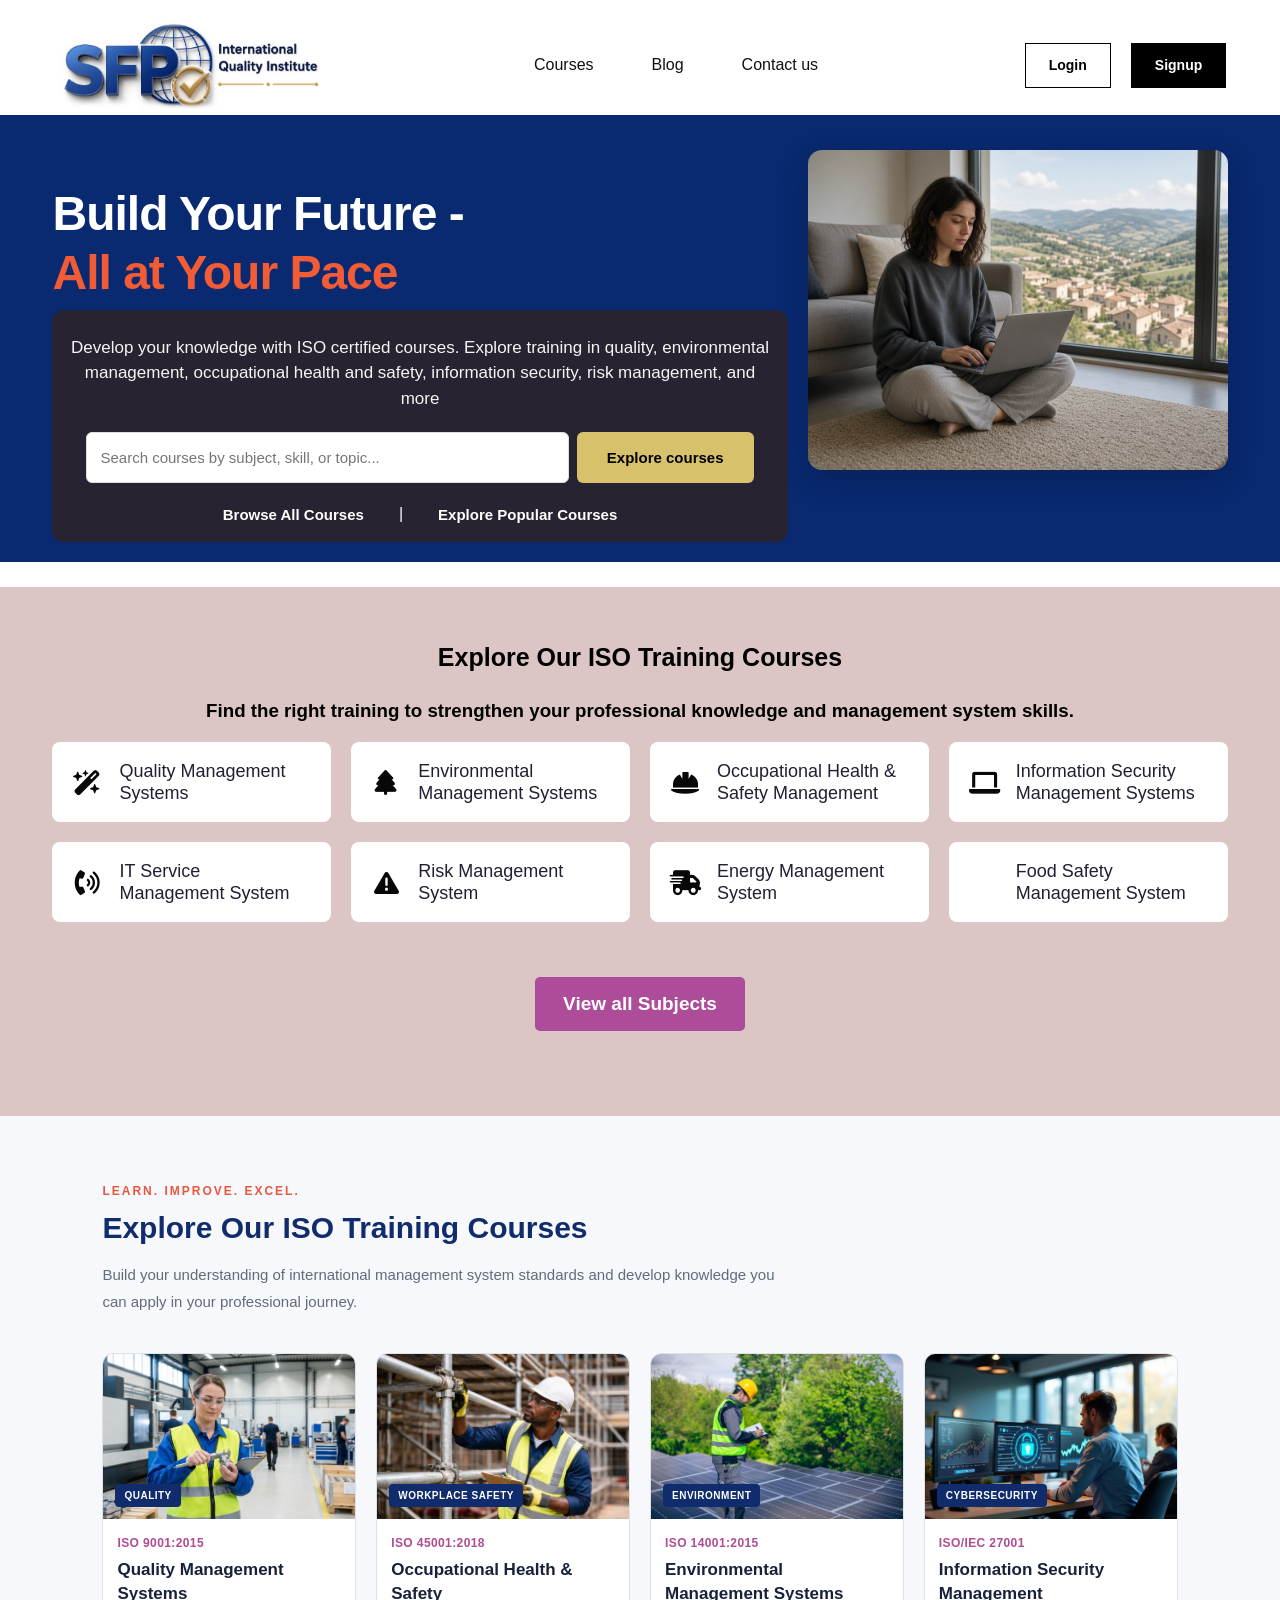
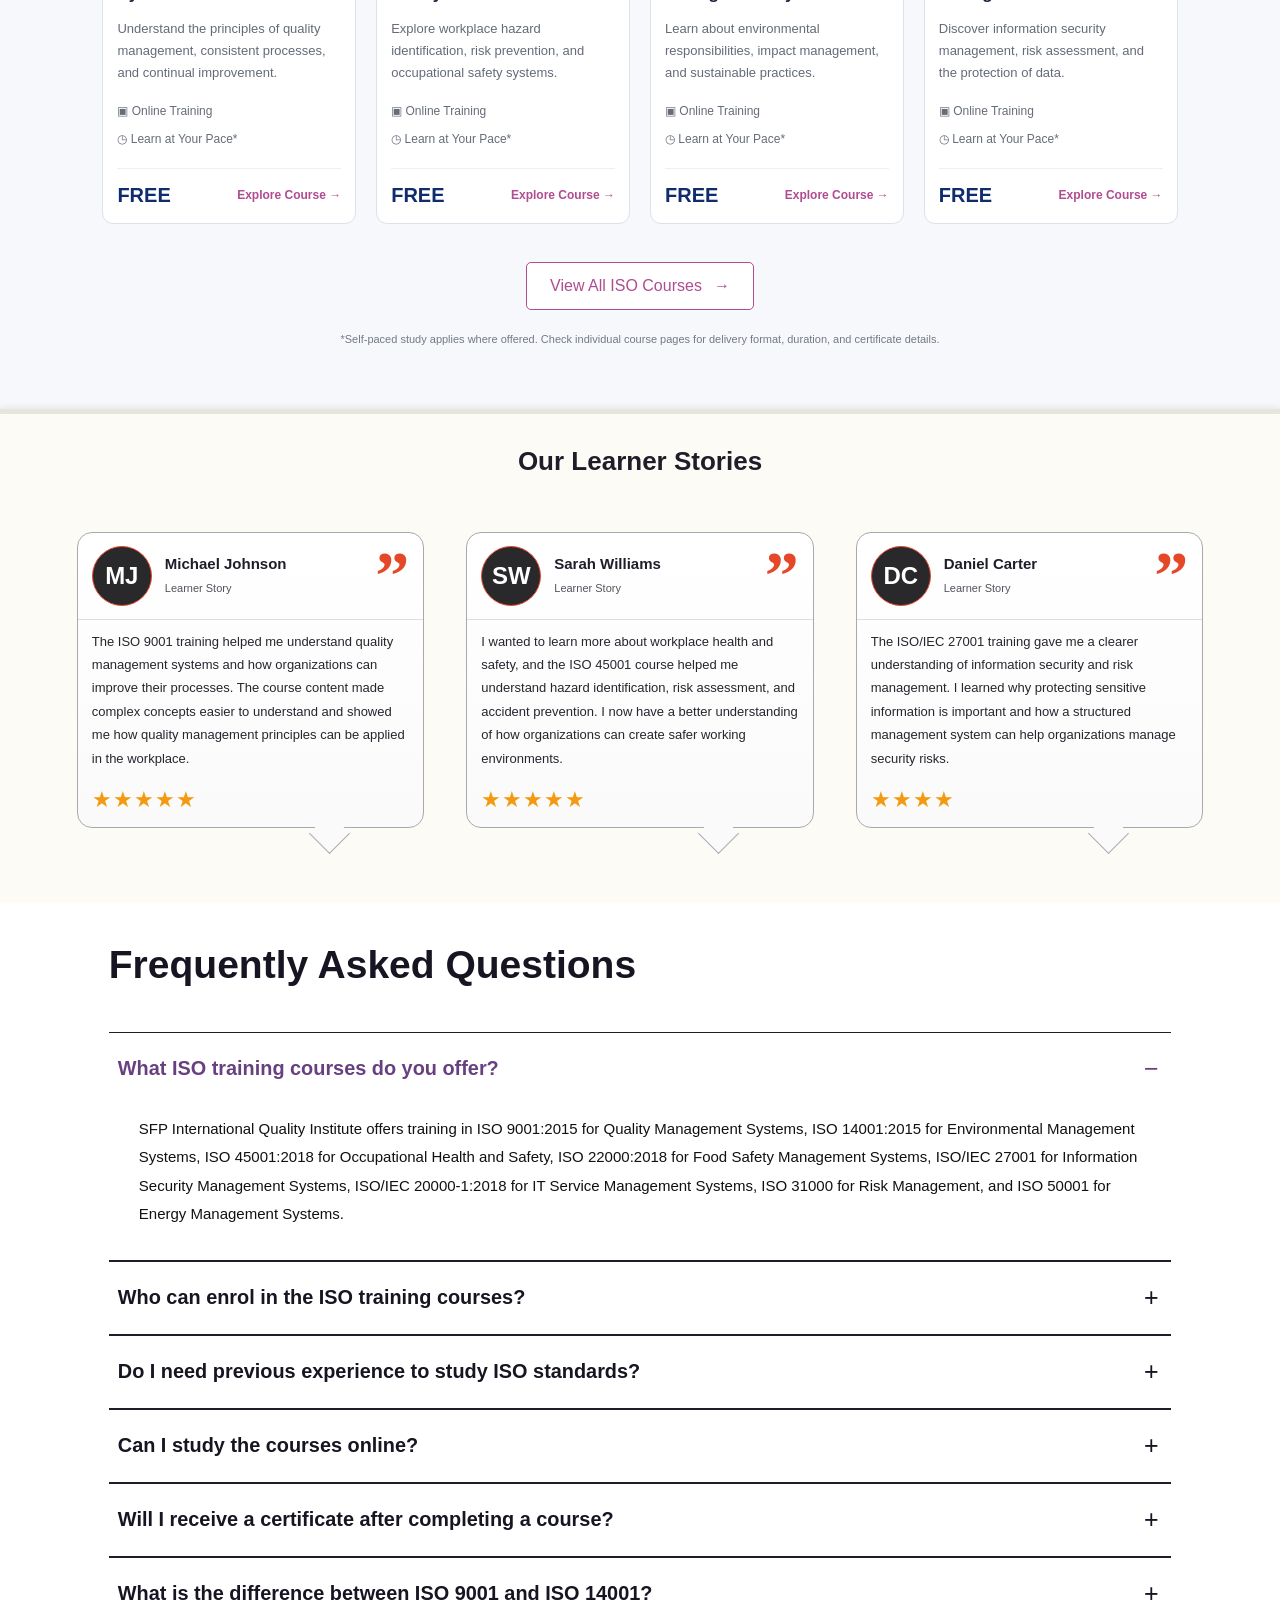
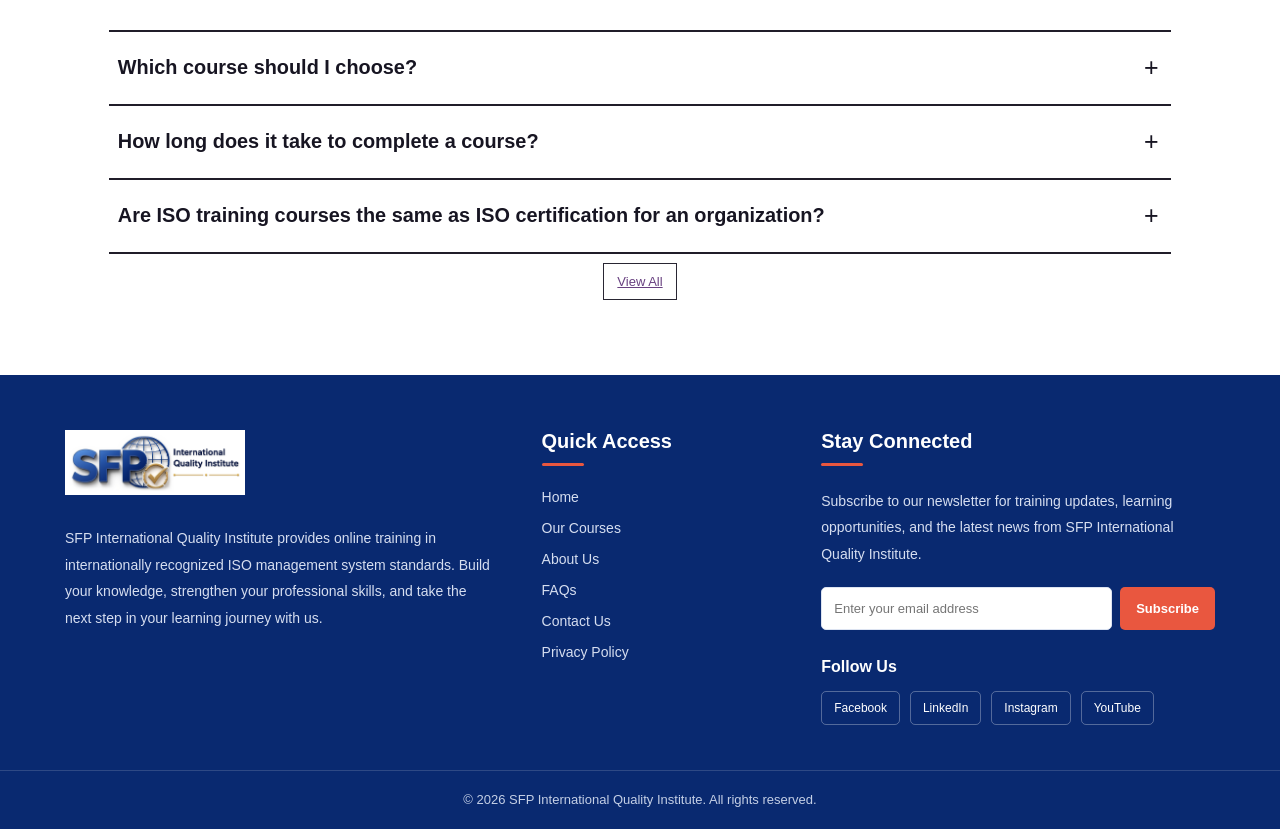
<file: index.html>
<!DOCTYPE html>
<html lang="en">
<head>
    <meta charset="UTF-8">
    <meta name="viewport" content="width=device-width, initial-scale=1.0">
    <title>OHSC Header</title>
    <link rel="stylesheet" href="main.css">
    <!-- Font AWESOME CDN LINK -->
    <link rel="stylesheet" href="https://cdnjs.cloudflare.com/ajax/libs/font-awesome/6.0.0-beta3/css/all.min.css">

</head>
<body>

    <header class="header">
        <!-- Logo -->
        <a href="#" class="logo">
            <img src="images/logo_long_rect.png" alt="">
        </a>

        <!-- Navigation -->
        <nav class="navigation">
            <a href="#">Courses</a>
            <a href="#">Blog</a>
            <a href="#">Contact us</a>
        </nav>

        <!-- Authentication Buttons -->
        <div class="auth-buttons">
            <a href="#" class="btn btn-login">Login</a>
            <a href="#" class="btn btn-signup">Signup</a>
        </div>
    </header>

    <!-- HERO SECTION -->
    <section class="hero">

        <div class="hero-content">

            <h1>
                Build Your Future -
                <span> All at Your Pace</span>
            </h1>

            <div class="search-box">

                <p>
                    Develop your knowledge with ISO certified courses.
                    Explore training in quality, environmental management, occupational health and safety, information security, risk management, and more
        
                </p>

                <form class="course-search">
                    <input
                        type="text"
                        placeholder="Search courses by subject, skill, or topic..."
                        aria-label="Search for a course"
                    >

                    <button type="submit">Explore courses</button>
                </form>

                <div class="search-links">
                    <a href="#">Browse All Courses</a>
                    <span>|</span>
                    <a href="#">Explore Popular Courses</a>
                </div>

            </div>

        </div>

        <div class="hero-image">
            <img src="images/hero/woman.jpg"
                 alt="Student learning online with a laptop">
        </div>

    </section>

     <!-- SUBJECTS SECTION -->
    <section class="subjects">

        <h2>Explore Our ISO Training Courses</h2>
        <h3>Find the right training to strengthen your professional knowledge and management system skills.</h3>

        <div class="subject-grid">

            <a href="qms.html" class="subject-card">
                <i class="fa-solid fa-wand-magic-sparkles"></i>
                <span>Quality Management Systems</span>
            </a>

            <a href="ems.html" class="subject-card">
                <i class="fa-solid fa-tree"></i>
                <span>Environmental Management Systems</span>
            </a>

            <a href="ohs.html" class="subject-card">
                <i class="fa-solid fa-helmet-safety"></i>
                <span>Occupational Health &<br> Safety Management</span>
            </a>

            <a href="ism.html" class="subject-card">
                <i class="fa-solid fa-laptop"></i>
                <span>Information Security<br>Management Systems</span>
            </a>

            <a href="it.html" class="subject-card">
                <i class="fa-solid fa-phone-volume"></i>
                <span>IT Service <br> Management System</span>
            </a>

            <a href="rms.html" class="subject-card">
                <i class="fa-solid fa-triangle-exclamation"></i>
                <span>Risk Management System</span>
            </a>

            <a href="energy.html" class="subject-card">
                <i class="fa-solid fa-truck-fast"></i>
                <span>Energy Management System</span>
            </a>

            <a href="fms.html" class="subject-card">
                <i class="fa-solid fa-plate-wheat"></i>
                <span>Food Safety <br>Management System</span>
            </a>

        </div>

        <a href="#" class="view-subjects-btn">
            View all Subjects
        </a>

    </section>

    
<!-- FEATURED ISO TRAINING COURSES -->

<section class="featured-courses" id="featured-courses">

    <div class="courses-container">

        <div class="courses-heading">
            <span class="section-label">LEARN. IMPROVE. EXCEL.</span>
            <h2>Explore Our ISO Training Courses</h2>
            <p>
                Build your understanding of international management
                system standards and develop knowledge you can apply
                in your professional journey.
            </p>
        </div>

        <div class="courses-grid">

            <!-- Course 1 -->
            <article class="course-card">
                <div class="course-image">
                    <img src="images/iso/iso1.webp"
                         alt="Quality management and documentation">
                    <span class="course-category">QUALITY</span>
                </div>

                <div class="course-content">
                    <span class="course-code">ISO 9001:2015</span>
                    <h3>Quality Management Systems</h3>
                    <p class="course-description">
                        Understand the principles of quality management,
                        consistent processes, and continual improvement.
                    </p>

                    <div class="course-meta">
                        <span>▣ Online Training</span>
                        <span>◷ Learn at Your Pace*</span>
                    </div>

                    <div class="course-footer">
                        <span class="course-price">FREE</span>
                        <a href="qms.html"
                           class="course-link">Explore Course →</a>
                    </div>
                </div>
            </article>


            <!-- Course 2 -->
            <article class="course-card">
                <div class="course-image">
                    <img src="images/iso/iso2.jfif"
                         alt="Occupational health and workplace safety">
                    <span class="course-category">WORKPLACE SAFETY</span>
                </div>

                <div class="course-content">
                    <span class="course-code">ISO 45001:2018</span>
                    <h3>Occupational Health &amp; Safety</h3>
                    <p class="course-description">
                        Explore workplace hazard identification,
                        risk prevention, and occupational safety systems.
                    </p>

                    <div class="course-meta">
                        <span>▣ Online Training</span>
                        <span>◷ Learn at Your Pace*</span>
                    </div>

                    <div class="course-footer">
                        <span class="course-price">FREE</span>
                        <a href="ohs.html"
                           class="course-link">Explore Course →</a>
                    </div>
                </div>
            </article>


            <!-- Course 3 -->
            <article class="course-card">
                <div class="course-image">
                    <img src="images/iso/iso3.jfif"
                         alt="Environmental sustainability and management">
                    <span class="course-category">ENVIRONMENT</span>
                </div>

                <div class="course-content">
                    <span class="course-code">ISO 14001:2015</span>
                    <h3>Environmental Management Systems</h3>
                    <p class="course-description">
                        Learn about environmental responsibilities,
                        impact management, and sustainable practices.
                    </p>

                    <div class="course-meta">
                        <span>▣ Online Training</span>
                        <span>◷ Learn at Your Pace*</span>
                    </div>

                    <div class="course-footer">
                        <span class="course-price">FREE</span>
                        <a href="ems.html"
                           class="course-link">Explore Course →</a>
                    </div>
                </div>
            </article>


            <!-- Course 4 -->
            <article class="course-card">
                <div class="course-image">
                    <img src="images/iso/iso4.jfif"
                         alt="Information security and data protection">
                    <span class="course-category">CYBERSECURITY</span>
                </div>

                <div class="course-content">
                    <span class="course-code">ISO/IEC 27001</span>
                    <h3>Information Security Management</h3>
                    <p class="course-description">
                        Discover information security management,
                        risk assessment, and the protection of data.
                    </p>

                    <div class="course-meta">
                        <span>▣ Online Training</span>
                        <span>◷ Learn at Your Pace*</span>
                    </div>

                    <div class="course-footer">
                        <span class="course-price">FREE</span>
                        <a href="ism.html"
                           class="course-link">Explore Course →</a>
                    </div>
                </div>
            </article>


            <!-- Additional Course 5: Food Safety -->
            <article class="course-card additional-course" hidden>
                <div class="course-image">
                    <img src="images/iso/iso5.jfif"
                         alt="Food safety inspection and hygiene management">
                    <span class="course-category">FOOD SAFETY</span>
                </div>
                <div class="course-content">
                    <span class="course-code">ISO 22000:2018</span>
                    <h3>Food Safety Management Systems</h3>
                    <p class="course-description">
                        Learn about food safety hazards, risk controls,
                        and practices that help protect food throughout
                        the supply chain.
                    </p>

                    <div class="course-meta">
                        <span>▣ Online Training</span>
                        <span>◷ Learn at Your Pace*</span>
                    </div>

                    <div class="course-footer">
                        <span class="course-price">FREE</span>
                        <a href="fms.html"
                           class="course-link">Explore Course →</a>
                    </div>
                </div>
            </article>


            <!-- Additional Course 6: IT Service Management -->
            <article class="course-card additional-course" hidden>
                <div class="course-image">
                    <img src="images/iso/iso6.jfif"
                         alt="IT service management and technical support">
                    <span class="course-category">IT SERVICES</span>
                </div>

                <div class="course-content">
                    <span class="course-code">ISO/IEC 20000-1:2018</span>
                    <h3>IT Service Management Systems</h3>
                    <p class="course-description">
                        Explore service management processes, service
                        delivery, and continual improvement in IT
                        service organizations.
                    </p>

                    <div class="course-meta">
                        <span>▣ Online Training</span>
                        <span>◷ Learn at Your Pace*</span>
                    </div>

                    <div class="course-footer">
                        <span class="course-price">FREE</span>
                        <a href="it.html"
                           class="course-link">Explore Course →</a>
                    </div>
                </div>
            </article>


            <!-- Additional Course 7: Risk Management -->
            <article class="course-card additional-course" hidden>
                <div class="course-image">
                    <img src="images/iso/iso7.jfif"
                         alt="Organizational risk analysis and planning">
                    <span class="course-category">RISK MANAGEMENT</span>
                </div>

                <div class="course-content">
                    <span class="course-code">ISO 31000:2018</span>
                    <h3>Risk Management Systems</h3>
                    <p class="course-description">
                        Understand how to identify, analyze, evaluate,
                        and manage risks to support informed
                        organizational decisions.
                    </p>

                    <div class="course-meta">
                        <span>▣ Online Training</span>
                        <span>◷ Learn at Your Pace*</span>
                    </div>

                    <div class="course-footer">
                        <span class="course-price">FREE</span>
                        <a href="rms.html"
                           class="course-link">Explore Course →</a>
                    </div>
                </div>
            </article>


            <!-- Additional Course 8: Energy Management -->
            <article class="course-card additional-course" hidden>
                <div class="course-image">
                    <img src="images/iso/iso8.jfif"
                         alt="Energy efficiency and sustainable energy use">
                    <span class="course-category">ENERGY</span>
                </div>

                <div class="course-content">
                    <span class="course-code">ISO 50001:2018</span>
                    <h3>Energy Management Systems</h3>
                    <p class="course-description">
                        Learn how organizations can monitor energy use,
                        improve energy performance, and identify
                        opportunities for greater efficiency.
                    </p>

                    <div class="course-meta">
                        <span>▣ Online Training</span>
                        <span>◷ Learn at Your Pace*</span>
                    </div>

                    <div class="course-footer">
                        <span class="course-price">FREE</span>
                        <a href="energy.html"
                           class="course-link">Explore Course →</a>
                    </div>
                </div>
            </article>

        </div>


        <!-- View All / View Less Buttons -->
        <div class="all-courses-action">

            <button type="button"
                    class="all-courses-button"
                    id="viewAllCourses"
                    aria-expanded="false"
                    aria-controls="featured-courses">
                View All ISO Courses
                <span aria-hidden="true">→</span>
            </button>

            <button type="button"
                    class="all-courses-button view-less-button"
                    id="viewLessCourses"
                    hidden>
                View Less Courses
                <span aria-hidden="true">↑</span>
            </button>

        </div>


        <p class="course-note">
            *Self-paced study applies where offered. Check individual
            course pages for delivery format, duration, and certificate
            details.
        </p>

    </div>

</section>



<!-- =========================
     LEARNER STORIES
========================= -->


<section class="learner-stories">

    <h2>Our Learner Stories</h2>

    <div class="testimonials">

        <!-- Testimonial 1 -->
        <article class="testimonial-card">

            <div class="testimonial-header">

                <div class="learner-avatar">MJ</div>

                <div class="learner-info">
                    <h3>Michael Johnson</h3>
                    <span>Learner Story</span>
                </div>

                <div class="quote-icon">&rdquo;</div>

            </div>

            <div class="testimonial-body">
                <p>
                    The ISO 9001 training helped me understand quality
                    management systems and how organizations can improve
                    their processes. The course content made complex
                    concepts easier to understand and showed me how
                    quality management principles can be applied in
                    the workplace.
                </p>

                <div class="testimonial-stars">★★★★★</div>
            </div>

        </article>


        <!-- Testimonial 2 -->
        <article class="testimonial-card">

            <div class="testimonial-header">

                <div class="learner-avatar">SW</div>

                <div class="learner-info">
                    <h3>Sarah Williams</h3>
                    <span>Learner Story</span>
                </div>

                <div class="quote-icon">&rdquo;</div>

            </div>

            <div class="testimonial-body">
                <p>
                    I wanted to learn more about workplace health and
                    safety, and the ISO 45001 course helped me understand
                    hazard identification, risk assessment, and accident
                    prevention. I now have a better understanding of
                    how organizations can create safer working
                    environments.
                </p>

                <div class="testimonial-stars">★★★★★</div>
            </div>

        </article>


        <!-- Testimonial 3 -->
        <article class="testimonial-card">

            <div class="testimonial-header">

                <div class="learner-avatar">DC</div>

                <div class="learner-info">
                    <h3>Daniel Carter</h3>
                    <span>Learner Story</span>
                </div>

                <div class="quote-icon">&rdquo;</div>

            </div>

            <div class="testimonial-body">
                <p>
                    The ISO/IEC 27001 training gave me a clearer
                    understanding of information security and risk
                    management. I learned why protecting sensitive
                    information is important and how a structured
                    management system can help organizations manage
                    security risks.
                </p>

                <div class="testimonial-stars">★★★★</div>
            </div>

        </article>

    </div>

</section>


<!-- FAQ SECTION -->

<section class="faq-section">
    <div class="faq-heading">
        <h2>Frequently Asked Questions</h2>
    </div>

    <div class="faq-container">

        <div class="faq-item active">
            <div class="faq-question">
                <h3>What ISO training courses do you offer?</h3>
                <span class="faq-icon">−</span>
            </div>
            <div class="faq-answer">
                <p>
                    SFP International Quality Institute offers training in
                    ISO 9001:2015 for Quality Management Systems, ISO 14001:2015
                    for Environmental Management Systems, ISO 45001:2018 for
                    Occupational Health and Safety, ISO 22000:2018 for Food
                    Safety Management Systems, ISO/IEC 27001 for Information
                    Security Management Systems, ISO/IEC 20000-1:2018 for IT
                    Service Management Systems, ISO 31000 for Risk Management,
                    and ISO 50001 for Energy Management Systems.
                </p>
            </div>
        </div>

        <div class="faq-item">
            <div class="faq-question">
                <h3>Who can enrol in the ISO training courses?</h3>
                <span class="faq-icon">+</span>
            </div>
            <div class="faq-answer">
                <p>
                    Our courses may be useful for students, working
                    professionals, managers, quality officers, safety
                    practitioners, auditors, and anyone seeking to understand
                    management system standards. Check the requirements
                    for your chosen course before enrolling.
                </p>
            </div>
        </div>

        <div class="faq-item">
            <div class="faq-question">
                <h3>Do I need previous experience to study ISO standards?</h3>
                <span class="faq-icon">+</span>
            </div>
            <div class="faq-answer">
                <p>
                    Many introductory ISO courses are suitable for beginners.
                    You can start by learning the purpose, principles, and
                    requirements of your chosen standard. More advanced
                    courses, such as auditor training, may require prior
                    knowledge or experience.
                </p>
            </div>
        </div>

        <div class="faq-item">
            <div class="faq-question">
                <h3>Can I study the courses online?</h3>
                <span class="faq-icon">+</span>
            </div>
            <div class="faq-answer">
                <p>
                    The institute offers online ISO learning. You can access
                    course materials and study remotely according to the
                    learning arrangements provided for your selected course.
                    Check each course page for details about access and
                    study requirements.
                </p>
            </div>
        </div>

        <div class="faq-item">
            <div class="faq-question">
                <h3>Will I receive a certificate after completing a course?</h3>
                <span class="faq-icon">+</span>
            </div>
            <div class="faq-answer">
                <p>
                    Yes! At SFP International Quality Institute, learners receive
                    a certificate upon successful completion of their chosen course.
                    Our courses cover a range of ISO management system standards,
                    helping you build your knowledge and demonstrate your commitment
                    to professional development.
                </p>
            </div>
        </div>

        <div class="faq-item">
            <div class="faq-question">
                <h3>What is the difference between ISO 9001 and ISO 14001?</h3>
                <span class="faq-icon">+</span>
            </div>
            <div class="faq-answer">
                <p>
                    ISO 9001 focuses on quality management, customer
                    satisfaction, and improving organizational processes.
                    ISO 14001 focuses on environmental management, including
                    managing environmental impacts and improving
                    environmental performance. Both provide frameworks
                    organizations can use to improve their management systems.
                </p>
            </div>
        </div>

        <div class="faq-item">
            <div class="faq-question">
                <h3>Which course should I choose?</h3>
                <span class="faq-icon">+</span>
            </div>
            <div class="faq-answer">
                <p>
                    Choose a course based on your interests, responsibilities,
                    or career goals. ISO 9001 is relevant to quality management;
                    ISO 14001 to environmental management; ISO 45001 to
                    workplace health and safety; ISO 22000 to food safety;
                    ISO/IEC 27001 to information security; ISO/IEC 20000-1
                    to IT service management; ISO 31000 to risk management;
                    and ISO 50001 to energy management.
                </p>
            </div>
        </div>

        <div class="faq-item">
            <div class="faq-question">
                <h3>How long does it take to complete a course?</h3>
                <span class="faq-icon">+</span>
            </div>
            <div class="faq-answer">
                <p>
                    Completion time varies by course, course level, and
                    learning format. Review the course details for the
                    expected duration, study materials, and any assessment
                    deadlines before beginning your training.
                </p>
            </div>
        </div>

        <div class="faq-item">
            <div class="faq-question">
                <h3>Are ISO training courses the same as ISO certification for an organization?</h3>
                <span class="faq-icon">+</span>
            </div>
            <div class="faq-answer">
                <p>
                    No. ISO training helps individuals understand a standard
                    or develop relevant skills. Organizational certification
                    involves an independent assessment of an organization's
                    management system by an appropriate certification body.
                    Completing a training course alone does not certify an
                    organization as meeting an ISO standard.
                </p>
            </div>
        </div>

    </div>

    <div class="faq-view-all">
        <a href="faqs.html">View All</a>
    </div>
</section>

<footer class="site-footer">

    <div class="footer-container">

        <!-- Section 1: School Information -->
        <div class="footer-section footer-about">

            <a href="index.html" class="footer-logo">
                <img src="images/logo_long_rect.png"
                     alt="SFP International Quality Institute logo">
            </a>

            <p>
                SFP International Quality Institute provides online training
                in internationally recognized ISO management system standards.
                Build your knowledge, strengthen your professional skills,
                and take the next step in your learning journey with us.
            </p>

        </div>


        <!-- Section 2: Quick Access Links -->
        <div class="footer-section footer-links">

            <h3>Quick Access</h3>

            <ul>
                <li><a href="index.html">Home</a></li>
                <li><a href="courses.html">Our Courses</a></li>
                <li><a href="about.html">About Us</a></li>
                <li><a href="faqs.html">FAQs</a></li>
                <li><a href="contact.html">Contact Us</a></li>
                <li><a href="privacy-policy.html">Privacy Policy</a></li>
            </ul>

        </div>


        <!-- Section 3: Newsletter and Social Media -->
        <div class="footer-section footer-newsletter">

            <h3>Stay Connected</h3>

            <p>
                Subscribe to our newsletter for training updates,
                learning opportunities, and the latest news from SFP
                International Quality Institute.
            </p>

            <form class="newsletter-form" id="newsletterForm">

                <label for="newsletterEmail" class="visually-hidden">
                    Email address
                </label>

                <input
                    type="email"
                    id="newsletterEmail"
                    name="email"
                    placeholder="Enter your email address"
                    required
                >

                <button type="submit">Subscribe</button>

            </form>

            <p class="newsletter-message" id="newsletterMessage"
               aria-live="polite"></p>

            <h4>Follow Us</h4>

            <div class="footer-socials">

                <a href="#" aria-label="Facebook"
                   target="_blank" rel="noopener noreferrer">
                    Facebook
                </a>

                <a href="#" aria-label="LinkedIn"
                   target="_blank" rel="noopener noreferrer">
                    LinkedIn
                </a>

                <a href="#" aria-label="Instagram"
                   target="_blank" rel="noopener noreferrer">
                    Instagram
                </a>

                <a href="#" aria-label="YouTube"
                   target="_blank" rel="noopener noreferrer">
                    YouTube
                </a>

            </div>

        </div>

    </div>


    <!-- Copyright -->
    <div class="footer-bottom">
        <p>
            &copy; <span id="footerYear"></span>
            SFP International Quality Institute.
            All rights reserved.
        </p>
    </div>

</footer>

<script>
    // Display the current year
    document.getElementById("footerYear").textContent =
        new Date().getFullYear();

    // Basic newsletter form validation
    document.getElementById("newsletterForm")
        .addEventListener("submit", function (event) {

            event.preventDefault();

            const emailInput =
                document.getElementById("newsletterEmail");

            const message =
                document.getElementById("newsletterMessage");

            if (!emailInput.checkValidity()) {
                emailInput.reportValidity();
                return;
            }

            message.textContent =
                "Thank you for your interest! Newsletter subscriptions are not connected yet.";

            emailInput.value = "";
        });
</script>



<script src="main.js"></script>
</body>
</html>
</file>
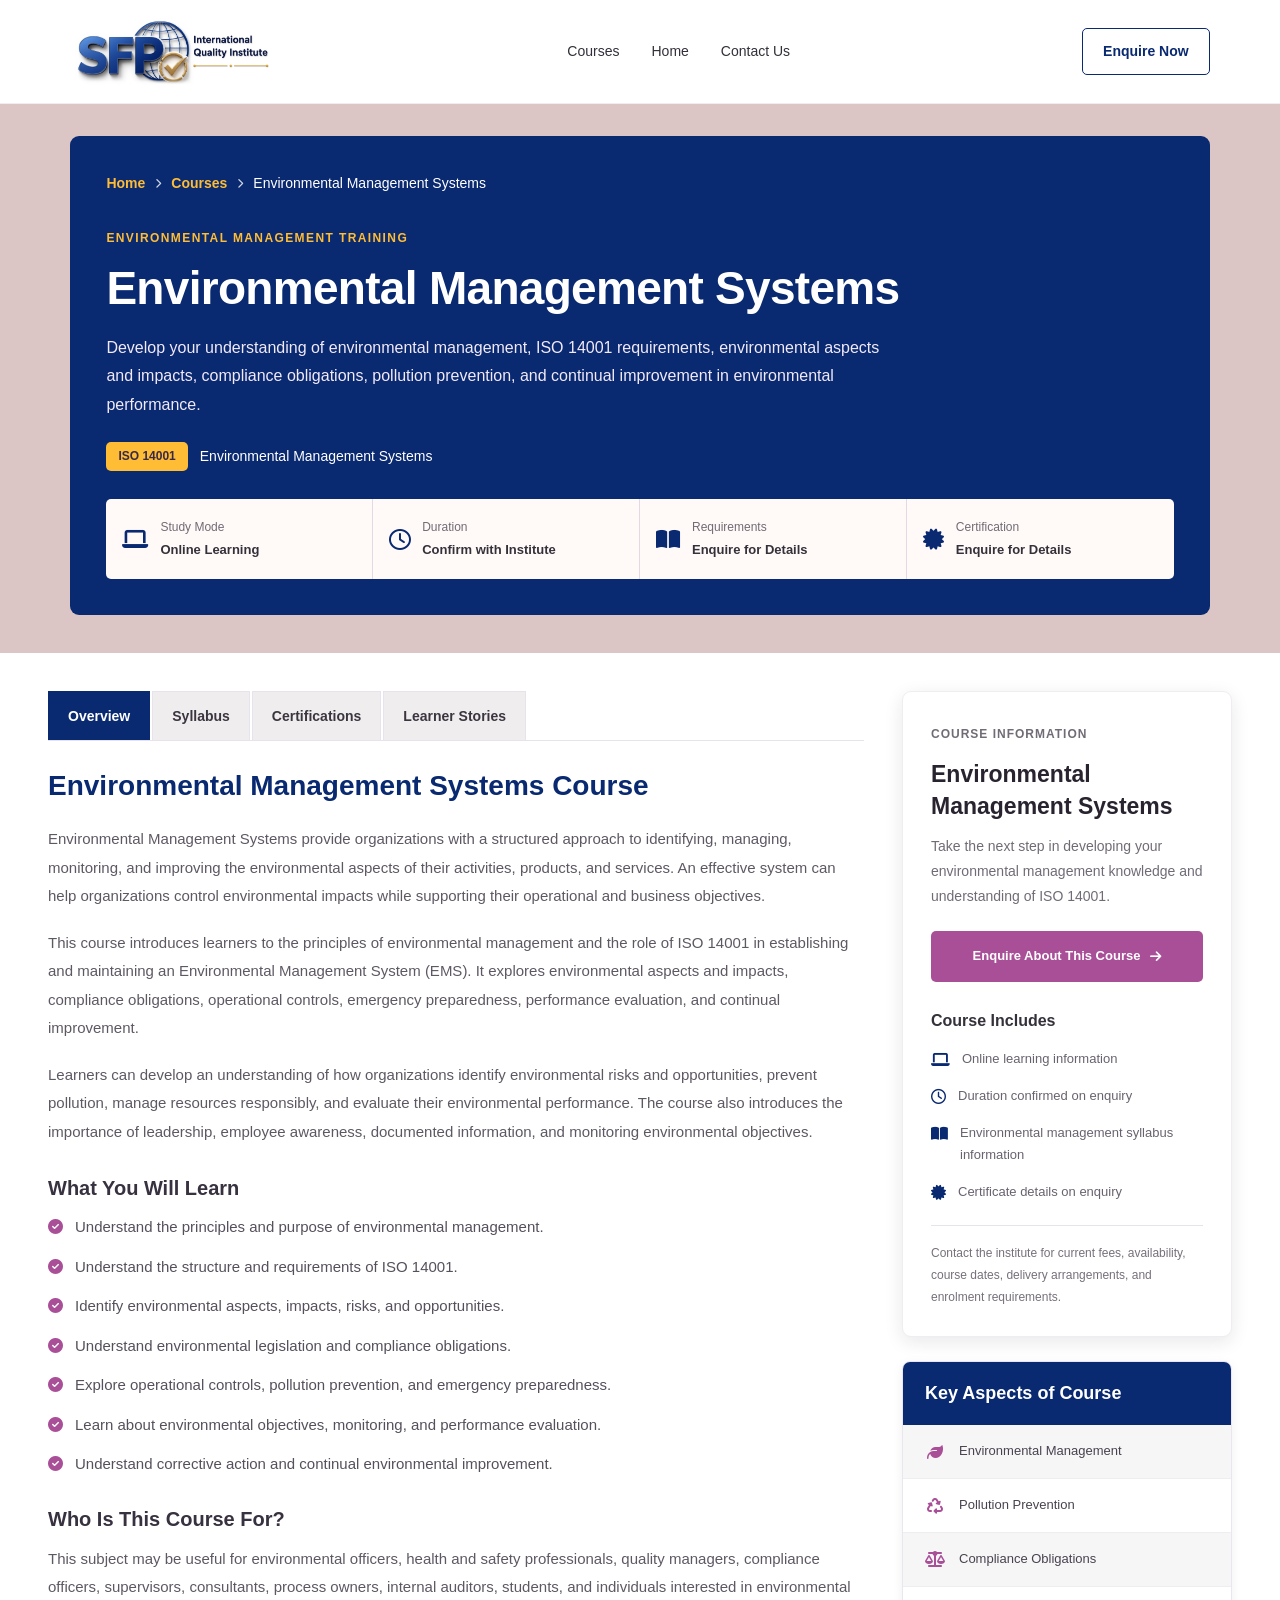
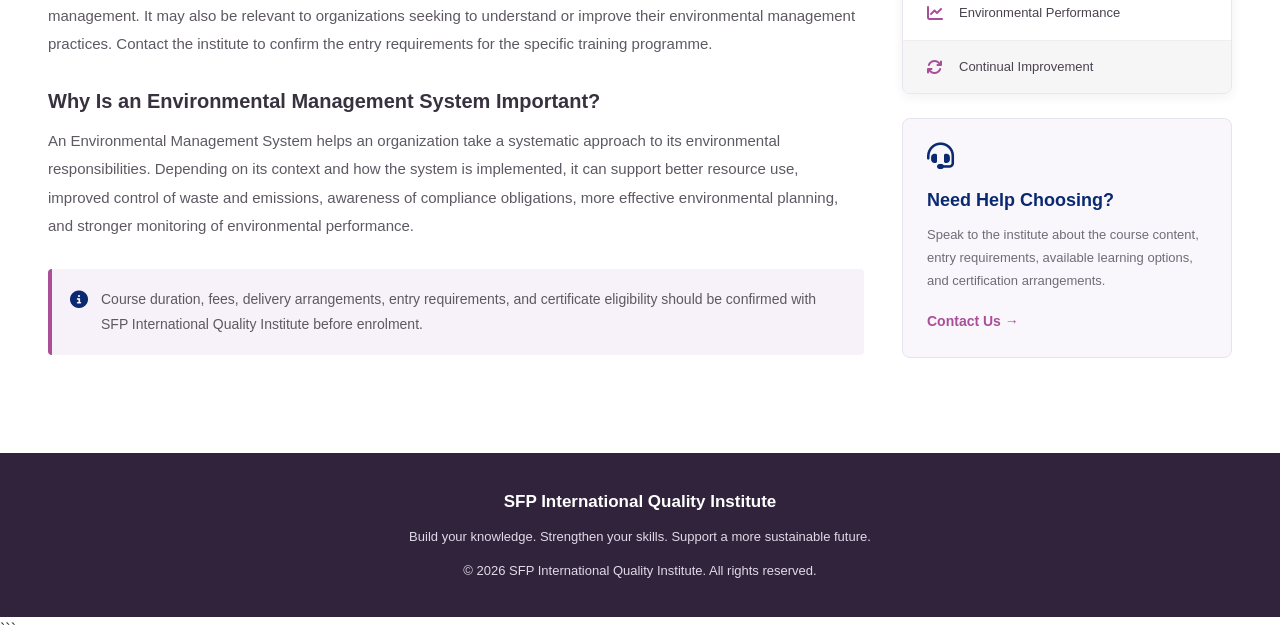
<file: ems.html>
<!DOCTYPE html>
<html lang="en">
<head>
    <meta charset="UTF-8">
    <meta name="viewport" content="width=device-width, initial-scale=1.0">

    <title>Environmental Management Systems | SFP International Quality Institute</title>

    <meta name="description"
          content="Explore Environmental Management Systems training, including ISO 14001, environmental aspects and impacts, compliance obligations, operational controls, and continual environmental improvement.">

    <meta name="keywords"
          content="Environmental Management Systems, ISO 14001, environmental management training, environmental compliance, SFP International Quality Institute">

    <link rel="stylesheet" href="course.css">

    <link rel="stylesheet"
          href="https://cdnjs.cloudflare.com/ajax/libs/font-awesome/6.5.0/css/all.min.css">
</head>

<body>

    <!-- HEADER -->
    <header class="course-site-header">
        <a href="../index.html" class="site-logo">
            <img src="../images/logo_long_rect.png"
                 alt="SFP International Quality Institute">
        </a>

        <nav class="course-navigation" aria-label="Main navigation">
            <a href="../index.html#featured-courses">Courses</a>
            <a href="../index.html">Home</a>
            <a href="../contact.html">Contact Us</a>
        </nav>

        <a href="../contact.html" class="header-contact-btn">
            Enquire Now
        </a>

        <button class="mobile-menu-toggle"
                id="mobileMenuToggle"
                type="button"
                aria-label="Open navigation"
                aria-expanded="false">
            <i class="fa-solid fa-bars"></i>
        </button>
    </header>


    <!-- COURSE HERO -->
    <section class="course-hero">
        <div class="course-hero-container">

            <div class="course-breadcrumbs">
                <a href="../index.html">Home</a>
                <i class="fa-solid fa-chevron-right"></i>
                <a href="../index.html#featured-courses">Courses</a>
                <i class="fa-solid fa-chevron-right"></i>
                <span>Environmental Management Systems</span>
            </div>

            <span class="hero-course-category">
                ENVIRONMENTAL MANAGEMENT TRAINING
            </span>

            <h1>Environmental Management Systems</h1>

            <p class="hero-course-description">
                Develop your understanding of environmental management,
                ISO 14001 requirements, environmental aspects and impacts,
                compliance obligations, pollution prevention, and continual
                improvement in environmental performance.
            </p>

            <div class="course-rating">
                <span class="rating-label">ISO 14001</span>
                <span>Environmental Management Systems</span>
            </div>

            <div class="hero-course-facts">

                <div class="hero-fact">
                    <i class="fa-solid fa-laptop"></i>
                    <div>
                        <span>Study Mode</span>
                        <strong>Online Learning</strong>
                    </div>
                </div>

                <div class="hero-fact">
                    <i class="fa-regular fa-clock"></i>
                    <div>
                        <span>Duration</span>
                        <strong>Confirm with Institute</strong>
                    </div>
                </div>

                <div class="hero-fact">
                    <i class="fa-solid fa-book-open"></i>
                    <div>
                        <span>Requirements</span>
                        <strong>Enquire for Details</strong>
                    </div>
                </div>

                <div class="hero-fact">
                    <i class="fa-solid fa-certificate"></i>
                    <div>
                        <span>Certification</span>
                        <strong>Enquire for Details</strong>
                    </div>
                </div>

            </div>
        </div>
    </section>


    <!-- MAIN COURSE CONTENT -->
    <main class="course-page-container">

        <div class="course-main-column">

            <!-- COURSE TABS -->
            <nav class="course-tabs" aria-label="Course information tabs" role="tablist">

                <button class="course-tab active"
                        type="button"
                        id="tab-overview"
                        data-tab="overview"
                        aria-controls="overview"
                        aria-selected="true"
                        role="tab">
                    Overview
                </button>

                <button class="course-tab"
                        type="button"
                        id="tab-syllabus"
                        data-tab="syllabus"
                        aria-controls="syllabus"
                        aria-selected="false"
                        role="tab"
                        tabindex="-1">
                    Syllabus
                </button>

                <button class="course-tab"
                        type="button"
                        id="tab-certifications"
                        data-tab="certifications"
                        aria-controls="certifications"
                        aria-selected="false"
                        role="tab"
                        tabindex="-1">
                    Certifications
                </button>

                <button class="course-tab"
                        type="button"
                        id="tab-learner-stories"
                        data-tab="learner-stories"
                        aria-controls="learner-stories"
                        aria-selected="false"
                        role="tab"
                        tabindex="-1">
                    Learner Stories
                </button>

            </nav>


            <!-- OVERVIEW TAB -->
            <section class="course-tab-panel active"
                     id="overview"
                     role="tabpanel"
                     aria-labelledby="tab-overview">

                <h2>Environmental Management Systems Course</h2>

                <p>
                    Environmental Management Systems provide organizations
                    with a structured approach to identifying, managing,
                    monitoring, and improving the environmental aspects of
                    their activities, products, and services. An effective
                    system can help organizations control environmental
                    impacts while supporting their operational and business
                    objectives.
                </p>

                <p>
                    This course introduces learners to the principles of
                    environmental management and the role of ISO 14001 in
                    establishing and maintaining an Environmental Management
                    System (EMS). It explores environmental aspects and
                    impacts, compliance obligations, operational controls,
                    emergency preparedness, performance evaluation, and
                    continual improvement.
                </p>

                <p>
                    Learners can develop an understanding of how organizations
                    identify environmental risks and opportunities, prevent
                    pollution, manage resources responsibly, and evaluate
                    their environmental performance. The course also
                    introduces the importance of leadership, employee
                    awareness, documented information, and monitoring
                    environmental objectives.
                </p>

                <h3>What You Will Learn</h3>

                <ul class="learning-list">
                    <li>
                        <i class="fa-solid fa-circle-check"></i>
                        Understand the principles and purpose of environmental
                        management.
                    </li>
                    <li>
                        <i class="fa-solid fa-circle-check"></i>
                        Understand the structure and requirements of ISO 14001.
                    </li>
                    <li>
                        <i class="fa-solid fa-circle-check"></i>
                        Identify environmental aspects, impacts, risks, and
                        opportunities.
                    </li>
                    <li>
                        <i class="fa-solid fa-circle-check"></i>
                        Understand environmental legislation and compliance
                        obligations.
                    </li>
                    <li>
                        <i class="fa-solid fa-circle-check"></i>
                        Explore operational controls, pollution prevention,
                        and emergency preparedness.
                    </li>
                    <li>
                        <i class="fa-solid fa-circle-check"></i>
                        Learn about environmental objectives, monitoring,
                        and performance evaluation.
                    </li>
                    <li>
                        <i class="fa-solid fa-circle-check"></i>
                        Understand corrective action and continual
                        environmental improvement.
                    </li>
                </ul>

                <h3>Who Is This Course For?</h3>

                <p>
                    This subject may be useful for environmental officers,
                    health and safety professionals, quality managers,
                    compliance officers, supervisors, consultants, process
                    owners, internal auditors, students, and individuals
                    interested in environmental management. It may also be
                    relevant to organizations seeking to understand or
                    improve their environmental management practices.
                    Contact the institute to confirm the entry requirements
                    for the specific training programme.
                </p>

                <h3>Why Is an Environmental Management System Important?</h3>

                <p>
                    An Environmental Management System helps an organization
                    take a systematic approach to its environmental
                    responsibilities. Depending on its context and how the
                    system is implemented, it can support better resource
                    use, improved control of waste and emissions, awareness
                    of compliance obligations, more effective environmental
                    planning, and stronger monitoring of environmental
                    performance.
                </p>

                <div class="course-info-notice">
                    <i class="fa-solid fa-circle-info"></i>
                    <p>
                        Course duration, fees, delivery arrangements,
                        entry requirements, and certificate eligibility
                        should be confirmed with SFP International Quality
                        Institute before enrolment.
                    </p>
                </div>

            </section>


            <!-- SYLLABUS TAB -->
            <section class="course-tab-panel"
                     id="syllabus"
                     role="tabpanel"
                     aria-labelledby="tab-syllabus"
                     hidden>

                <h2>Environmental Management Systems Course Syllabus</h2>

                <p>
                    The following is a proposed learning outline covering
                    core Environmental Management Systems topics. The
                    official syllabus, course depth, and assessment
                    arrangements should be confirmed with the institute
                    before this outline is presented as the final curriculum.
                </p>

                <div class="syllabus-list">

                    <details class="syllabus-item" open>
                        <summary>
                            <span>
                                <i class="fa-solid fa-book"></i>
                                Module 1: Introduction to Environmental Management
                            </span>
                            <i class="fa-solid fa-chevron-down"></i>
                        </summary>

                        <div class="syllabus-content">
                            <ul>
                                <li>Meaning and purpose of environmental management</li>
                                <li>Environmental sustainability and pollution prevention</li>
                                <li>Benefits of an Environmental Management System</li>
                                <li>Roles and responsibilities in environmental management</li>
                            </ul>
                        </div>
                    </details>

                    <details class="syllabus-item">
                        <summary>
                            <span>
                                <i class="fa-solid fa-book"></i>
                                Module 2: Introduction to ISO 14001
                            </span>
                            <i class="fa-solid fa-chevron-down"></i>
                        </summary>

                        <div class="syllabus-content">
                            <ul>
                                <li>Purpose, scope, and application of ISO 14001</li>
                                <li>Structure and main elements of the standard</li>
                                <li>Understanding organizational context</li>
                                <li>Leadership, environmental policy, and responsibilities</li>
                            </ul>
                        </div>
                    </details>

                    <details class="syllabus-item">
                        <summary>
                            <span>
                                <i class="fa-solid fa-book"></i>
                                Module 3: Environmental Aspects and Impacts
                            </span>
                            <i class="fa-solid fa-chevron-down"></i>
                        </summary>

                        <div class="syllabus-content">
                            <ul>
                                <li>Identifying environmental aspects of activities and services</li>
                                <li>Understanding environmental impacts</li>
                                <li>Evaluating significant environmental aspects</li>
                                <li>Identifying environmental risks and opportunities</li>
                            </ul>
                        </div>
                    </details>

                    <details class="syllabus-item">
                        <summary>
                            <span>
                                <i class="fa-solid fa-book"></i>
                                Module 4: Legal and Other Compliance Obligations
                            </span>
                            <i class="fa-solid fa-chevron-down"></i>
                        </summary>

                        <div class="syllabus-content">
                            <ul>
                                <li>Identifying applicable environmental requirements</li>
                                <li>Understanding legal and other compliance obligations</li>
                                <li>Maintaining awareness of relevant requirements</li>
                                <li>Evaluating compliance and retaining appropriate records</li>
                            </ul>
                        </div>
                    </details>

                    <details class="syllabus-item">
                        <summary>
                            <span>
                                <i class="fa-solid fa-book"></i>
                                Module 5: Planning and Operational Control
                            </span>
                            <i class="fa-solid fa-chevron-down"></i>
                        </summary>

                        <div class="syllabus-content">
                            <ul>
                                <li>Establishing environmental objectives and action plans</li>
                                <li>Operational planning and control</li>
                                <li>Waste management and resource efficiency</li>
                                <li>Pollution prevention and control measures</li>
                                <li>Environmental considerations in procurement and outsourced processes</li>
                            </ul>
                        </div>
                    </details>

                    <details class="syllabus-item">
                        <summary>
                            <span>
                                <i class="fa-solid fa-book"></i>
                                Module 6: Emergency Preparedness and Response
                            </span>
                            <i class="fa-solid fa-chevron-down"></i>
                        </summary>

                        <div class="syllabus-content">
                            <ul>
                                <li>Identifying potential environmental emergencies</li>
                                <li>Preparing appropriate response arrangements</li>
                                <li>Responding to spills, leaks, and other environmental incidents</li>
                                <li>Testing and reviewing emergency response procedures</li>
                            </ul>
                        </div>
                    </details>

                    <details class="syllabus-item">
                        <summary>
                            <span>
                                <i class="fa-solid fa-book"></i>
                                Module 7: Environmental Performance Evaluation
                            </span>
                            <i class="fa-solid fa-chevron-down"></i>
                        </summary>

                        <div class="syllabus-content">
                            <ul>
                                <li>Monitoring and measuring environmental performance</li>
                                <li>Environmental objectives, targets, and indicators</li>
                                <li>Internal audits and management review</li>
                                <li>Documented information and record control</li>
                            </ul>
                        </div>
                    </details>

                    <details class="syllabus-item">
                        <summary>
                            <span>
                                <i class="fa-solid fa-book"></i>
                                Module 8: Nonconformity and Continual Improvement
                            </span>
                            <i class="fa-solid fa-chevron-down"></i>
                        </summary>

                        <div class="syllabus-content">
                            <ul>
                                <li>Identifying environmental nonconformities</li>
                                <li>Corrective action and root-cause analysis</li>
                                <li>Reviewing environmental management performance</li>
                                <li>Continual improvement of the Environmental Management System</li>
                            </ul>
                        </div>
                    </details>

                </div>
            </section>


            <!-- CERTIFICATIONS TAB -->
            <section class="course-tab-panel"
                     id="certifications"
                     role="tabpanel"
                     aria-labelledby="tab-certifications"
                     hidden>

                <h2>Environmental Management Certification Information</h2>

                <p>
                    Certification arrangements depend on the specific
                    training programme offered by the institute. Before
                    enrolling, learners should confirm the course level,
                    assessment requirements, certificate eligibility, and
                    issuing organization.
                </p>

                <div class="certification-card">
                    <div class="certification-icon">
                        <i class="fa-solid fa-award"></i>
                    </div>

                    <div>
                        <h3>Environmental Management Course Certificate</h3>
                        <p>
                            Contact the institute to confirm whether a
                            certificate is offered, the completion criteria,
                            assessment requirements, and the organization
                            responsible for issuing it.
                        </p>
                    </div>
                </div>

                <div class="certification-card">
                    <div class="certification-icon">
                        <i class="fa-solid fa-leaf"></i>
                    </div>

                    <div>
                        <h3>ISO 14001 Learning and Implementation</h3>
                        <p>
                            Training may help learners understand ISO 14001
                            requirements and how an Environmental Management
                            System can be implemented and maintained.
                            Confirm with the institute whether the programme
                            covers awareness, implementation, internal
                            auditing, or another specific course level.
                        </p>
                    </div>
                </div>

                <div class="course-info-notice">
                    <i class="fa-solid fa-circle-info"></i>
                    <p>
                        Completing a training course does not, by itself,
                        certify an organization's Environmental Management
                        System to ISO 14001. Organizational certification
                        involves a separate conformity assessment conducted
                        through an appropriate certification process.
                    </p>
                </div>

                <a href="../contact.html" class="primary-course-button">
                    Ask About Certification
                    <i class="fa-solid fa-arrow-right"></i>
                </a>

            </section>


            <!-- LEARNER STORIES TAB -->
            <section class="course-tab-panel"
                     id="learner-stories"
                     role="tabpanel"
                     aria-labelledby="tab-learner-stories"
                     hidden>

                <h2>Learner Stories</h2>

                <p>
                    Learning about environmental management can help
                    participants connect environmental principles with
                    practical workplace responsibilities. Contact the
                    institute for information about learner feedback and
                    course experiences.
                </p>

                <div class="learner-story-placeholder">
                    <i class="fa-solid fa-comments"></i>

                    <h3>Hear From Our Learners</h3>

                    <p>
                        Verified learner reviews and testimonials can be
                        added here as they become available.
                    </p>

                    <a href="../contact.html" class="secondary-course-button">
                        Contact the Institute
                    </a>
                </div>

            </section>

        </div>


        <!-- RIGHT SIDEBAR -->
        <aside class="course-sidebar">

            <!-- ENROLMENT CARD -->
            <div class="enrolment-card">

                <span class="sidebar-eyebrow">COURSE INFORMATION</span>

                <h2>Environmental Management Systems</h2>

                <p class="sidebar-intro">
                    Take the next step in developing your environmental
                    management knowledge and understanding of ISO 14001.
                </p>

                <a href="../contact.html" class="enrolment-button">
                    Enquire About This Course
                    <i class="fa-solid fa-arrow-right"></i>
                </a>

                <h3>Course Includes</h3>

                <ul class="course-includes">
                    <li>
                        <i class="fa-solid fa-laptop"></i>
                        Online learning information
                    </li>
                    <li>
                        <i class="fa-regular fa-clock"></i>
                        Duration confirmed on enquiry
                    </li>
                    <li>
                        <i class="fa-solid fa-book-open"></i>
                        Environmental management syllabus information
                    </li>
                    <li>
                        <i class="fa-solid fa-certificate"></i>
                        Certificate details on enquiry
                    </li>
                </ul>

                <p class="sidebar-note">
                    Contact the institute for current fees, availability,
                    course dates, delivery arrangements, and enrolment
                    requirements.
                </p>

            </div>


            <!-- KEY ASPECTS CARD -->
            <div class="key-aspects-card">

                <h2>Key Aspects of Course</h2>

                <div class="key-aspect">
                    <i class="fa-solid fa-leaf"></i>
                    <span>Environmental Management</span>
                </div>

                <div class="key-aspect">
                    <i class="fa-solid fa-recycle"></i>
                    <span>Pollution Prevention</span>
                </div>

                <div class="key-aspect">
                    <i class="fa-solid fa-scale-balanced"></i>
                    <span>Compliance Obligations</span>
                </div>

                <div class="key-aspect">
                    <i class="fa-solid fa-chart-line"></i>
                    <span>Environmental Performance</span>
                </div>

                <div class="key-aspect">
                    <i class="fa-solid fa-arrows-rotate"></i>
                    <span>Continual Improvement</span>
                </div>

            </div>


            <!-- HELP CARD -->
            <div class="course-help-card">
                <i class="fa-solid fa-headset"></i>

                <h3>Need Help Choosing?</h3>

                <p>
                    Speak to the institute about the course content,
                    entry requirements, available learning options, and
                    certification arrangements.
                </p>

                <a href="../contact.html">Contact Us →</a>
            </div>

        </aside>

    </main>


    <!-- FOOTER -->
    <footer class="course-page-footer">
        <div class="footer-inner">

            <a href="../index.html">
                SFP International Quality Institute
            </a>

            <p>
                Build your knowledge. Strengthen your skills.
                Support a more sustainable future.
            </p>

            <p>
                &copy; <span id="courseFooterYear"></span>
                SFP International Quality Institute. All rights reserved.
            </p>

        </div>
    </footer>


    <script src="main.js"></script>

</body>
</html>
```
</file>
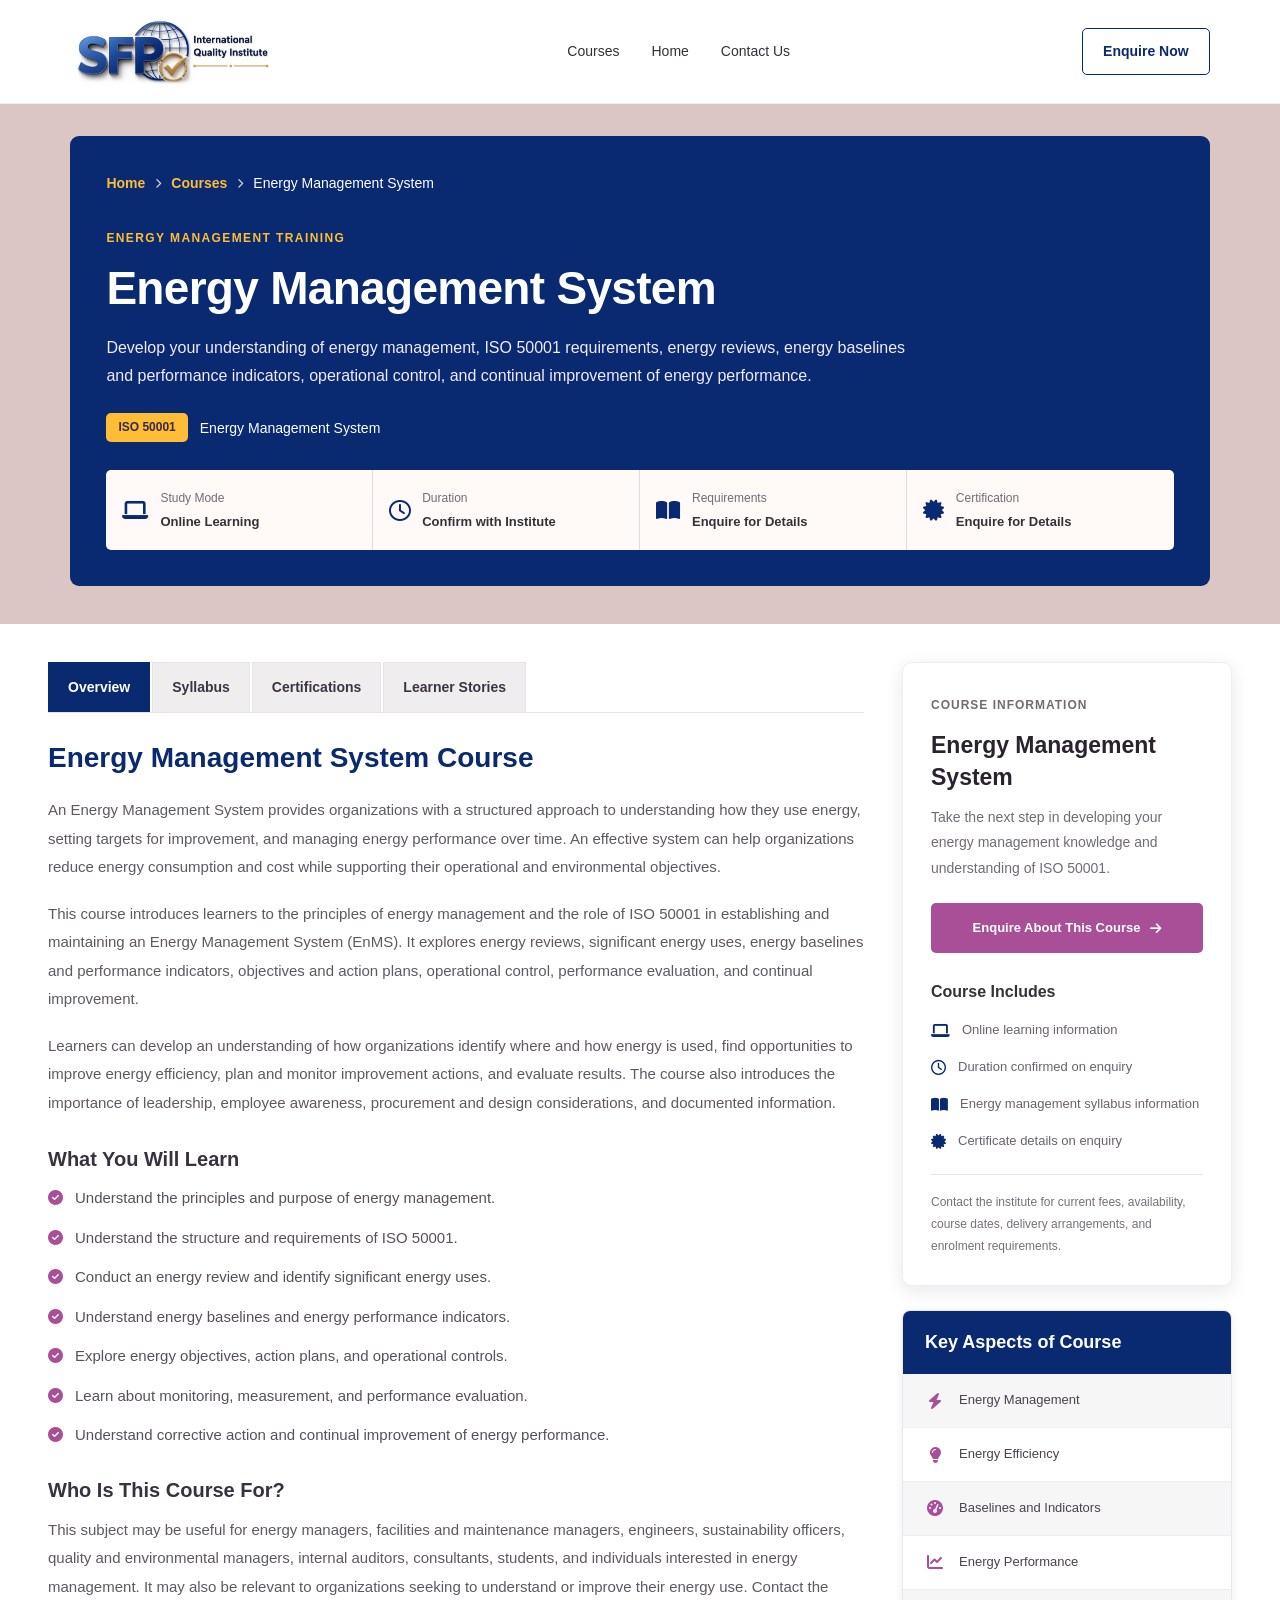
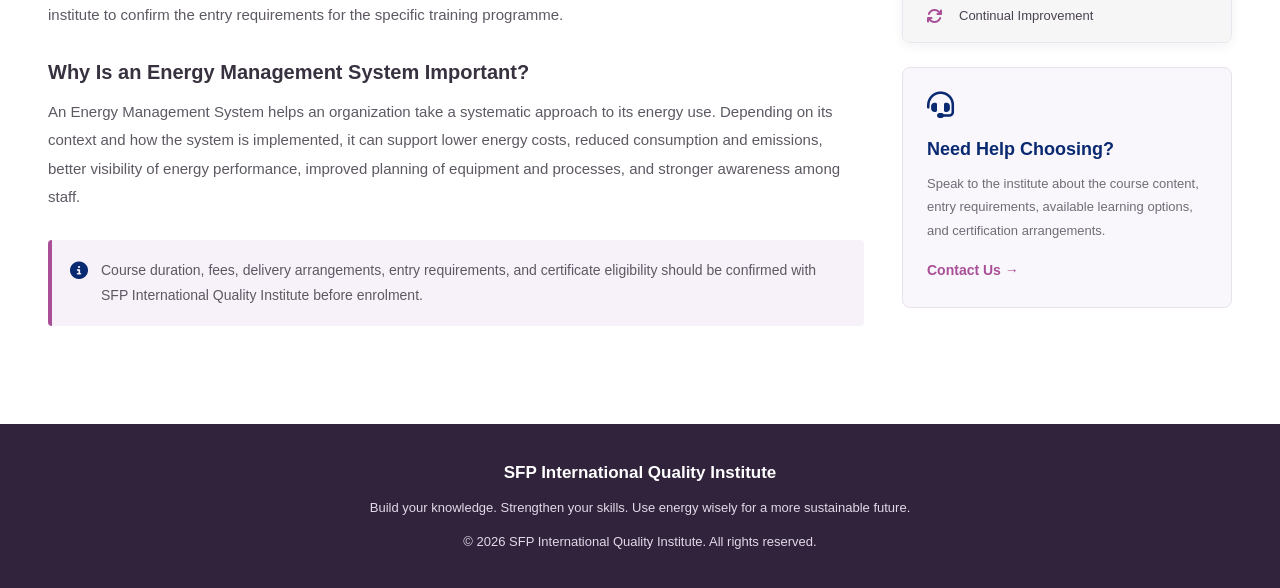
<file: energy.html>
<!DOCTYPE html>
<html lang="en">
<head>
    <meta charset="UTF-8">
    <meta name="viewport" content="width=device-width, initial-scale=1.0">

    <title>Energy Management System | SFP International Quality Institute</title>

    <meta name="description"
          content="Explore Energy Management System training, including ISO 50001, energy review, energy baselines and performance indicators, operational control, and continual improvement of energy performance.">

    <meta name="keywords"
          content="Energy Management System, ISO 50001, energy efficiency, energy performance, energy review, SFP International Quality Institute">

    <link rel="stylesheet" href="course.css">

    <link rel="stylesheet"
          href="https://cdnjs.cloudflare.com/ajax/libs/font-awesome/6.5.0/css/all.min.css">
</head>

<body>

    <!-- HEADER -->
    <header class="course-site-header">
        <a href="../index.html" class="site-logo">
            <img src="../images/logo_long_rect.png"
                 alt="SFP International Quality Institute">
        </a>

        <nav class="course-navigation" aria-label="Main navigation">
            <a href="../index.html#featured-courses">Courses</a>
            <a href="../index.html">Home</a>
            <a href="../contact.html">Contact Us</a>
        </nav>

        <a href="../contact.html" class="header-contact-btn">
            Enquire Now
        </a>

        <button class="mobile-menu-toggle"
                id="mobileMenuToggle"
                type="button"
                aria-label="Open navigation"
                aria-expanded="false">
            <i class="fa-solid fa-bars"></i>
        </button>
    </header>


    <!-- COURSE HERO -->
    <section class="course-hero">
        <div class="course-hero-container">

            <div class="course-breadcrumbs">
                <a href="../index.html">Home</a>
                <i class="fa-solid fa-chevron-right"></i>
                <a href="../index.html#featured-courses">Courses</a>
                <i class="fa-solid fa-chevron-right"></i>
                <span>Energy Management System</span>
            </div>

            <span class="hero-course-category">
                ENERGY MANAGEMENT TRAINING
            </span>

            <h1>Energy Management System</h1>

            <p class="hero-course-description">
                Develop your understanding of energy management,
                ISO 50001 requirements, energy reviews, energy baselines
                and performance indicators, operational control, and
                continual improvement of energy performance.
            </p>

            <div class="course-rating">
                <span class="rating-label">ISO 50001</span>
                <span>Energy Management System</span>
            </div>

            <div class="hero-course-facts">

                <div class="hero-fact">
                    <i class="fa-solid fa-laptop"></i>
                    <div>
                        <span>Study Mode</span>
                        <strong>Online Learning</strong>
                    </div>
                </div>

                <div class="hero-fact">
                    <i class="fa-regular fa-clock"></i>
                    <div>
                        <span>Duration</span>
                        <strong>Confirm with Institute</strong>
                    </div>
                </div>

                <div class="hero-fact">
                    <i class="fa-solid fa-book-open"></i>
                    <div>
                        <span>Requirements</span>
                        <strong>Enquire for Details</strong>
                    </div>
                </div>

                <div class="hero-fact">
                    <i class="fa-solid fa-certificate"></i>
                    <div>
                        <span>Certification</span>
                        <strong>Enquire for Details</strong>
                    </div>
                </div>

            </div>
        </div>
    </section>


    <!-- MAIN COURSE CONTENT -->
    <main class="course-page-container">

        <div class="course-main-column">

            <!-- COURSE TABS -->
            <nav class="course-tabs" aria-label="Course information tabs" role="tablist">

                <button class="course-tab active"
                        type="button"
                        id="tab-overview"
                        data-tab="overview"
                        aria-controls="overview"
                        aria-selected="true"
                        role="tab">
                    Overview
                </button>

                <button class="course-tab"
                        type="button"
                        id="tab-syllabus"
                        data-tab="syllabus"
                        aria-controls="syllabus"
                        aria-selected="false"
                        role="tab"
                        tabindex="-1">
                    Syllabus
                </button>

                <button class="course-tab"
                        type="button"
                        id="tab-certifications"
                        data-tab="certifications"
                        aria-controls="certifications"
                        aria-selected="false"
                        role="tab"
                        tabindex="-1">
                    Certifications
                </button>

                <button class="course-tab"
                        type="button"
                        id="tab-learner-stories"
                        data-tab="learner-stories"
                        aria-controls="learner-stories"
                        aria-selected="false"
                        role="tab"
                        tabindex="-1">
                    Learner Stories
                </button>

            </nav>


            <!-- OVERVIEW TAB -->
            <section class="course-tab-panel active"
                     id="overview"
                     role="tabpanel"
                     aria-labelledby="tab-overview">

                <h2>Energy Management System Course</h2>

                <p>
                    An Energy Management System provides organizations with
                    a structured approach to understanding how they use
                    energy, setting targets for improvement, and managing
                    energy performance over time. An effective system can
                    help organizations reduce energy consumption and cost
                    while supporting their operational and environmental
                    objectives.
                </p>

                <p>
                    This course introduces learners to the principles of
                    energy management and the role of ISO 50001 in
                    establishing and maintaining an Energy Management System
                    (EnMS). It explores energy reviews, significant energy
                    uses, energy baselines and performance indicators,
                    objectives and action plans, operational control,
                    performance evaluation, and continual improvement.
                </p>

                <p>
                    Learners can develop an understanding of how
                    organizations identify where and how energy is used,
                    find opportunities to improve energy efficiency, plan
                    and monitor improvement actions, and evaluate results.
                    The course also introduces the importance of leadership,
                    employee awareness, procurement and design
                    considerations, and documented information.
                </p>

                <h3>What You Will Learn</h3>

                <ul class="learning-list">
                    <li>
                        <i class="fa-solid fa-circle-check"></i>
                        Understand the principles and purpose of energy
                        management.
                    </li>
                    <li>
                        <i class="fa-solid fa-circle-check"></i>
                        Understand the structure and requirements of
                        ISO 50001.
                    </li>
                    <li>
                        <i class="fa-solid fa-circle-check"></i>
                        Conduct an energy review and identify significant
                        energy uses.
                    </li>
                    <li>
                        <i class="fa-solid fa-circle-check"></i>
                        Understand energy baselines and energy performance
                        indicators.
                    </li>
                    <li>
                        <i class="fa-solid fa-circle-check"></i>
                        Explore energy objectives, action plans, and
                        operational controls.
                    </li>
                    <li>
                        <i class="fa-solid fa-circle-check"></i>
                        Learn about monitoring, measurement, and performance
                        evaluation.
                    </li>
                    <li>
                        <i class="fa-solid fa-circle-check"></i>
                        Understand corrective action and continual
                        improvement of energy performance.
                    </li>
                </ul>

                <h3>Who Is This Course For?</h3>

                <p>
                    This subject may be useful for energy managers,
                    facilities and maintenance managers, engineers,
                    sustainability officers, quality and environmental
                    managers, internal auditors, consultants, students, and
                    individuals interested in energy management. It may also
                    be relevant to organizations seeking to understand or
                    improve their energy use. Contact the institute to
                    confirm the entry requirements for the specific training
                    programme.
                </p>

                <h3>Why Is an Energy Management System Important?</h3>

                <p>
                    An Energy Management System helps an organization take a
                    systematic approach to its energy use. Depending on its
                    context and how the system is implemented, it can
                    support lower energy costs, reduced consumption and
                    emissions, better visibility of energy performance,
                    improved planning of equipment and processes, and
                    stronger awareness among staff.
                </p>

                <div class="course-info-notice">
                    <i class="fa-solid fa-circle-info"></i>
                    <p>
                        Course duration, fees, delivery arrangements,
                        entry requirements, and certificate eligibility
                        should be confirmed with SFP International Quality
                        Institute before enrolment.
                    </p>
                </div>

            </section>


            <!-- SYLLABUS TAB -->
            <section class="course-tab-panel"
                     id="syllabus"
                     role="tabpanel"
                     aria-labelledby="tab-syllabus"
                     hidden>

                <h2>Energy Management System Course Syllabus</h2>

                <p>
                    The following is a proposed learning outline covering
                    core Energy Management System topics. The official
                    syllabus, course depth, and assessment arrangements
                    should be confirmed with the institute before this
                    outline is presented as the final curriculum.
                </p>

                <div class="syllabus-list">

                    <details class="syllabus-item" open>
                        <summary>
                            <span>
                                <i class="fa-solid fa-book"></i>
                                Module 1: Introduction to Energy Management
                            </span>
                            <i class="fa-solid fa-chevron-down"></i>
                        </summary>

                        <div class="syllabus-content">
                            <ul>
                                <li>Meaning and purpose of energy management</li>
                                <li>Energy sources, use, and efficiency</li>
                                <li>Benefits of an Energy Management System</li>
                                <li>Roles and responsibilities in energy management</li>
                            </ul>
                        </div>
                    </details>

                    <details class="syllabus-item">
                        <summary>
                            <span>
                                <i class="fa-solid fa-book"></i>
                                Module 2: Introduction to ISO 50001
                            </span>
                            <i class="fa-solid fa-chevron-down"></i>
                        </summary>

                        <div class="syllabus-content">
                            <ul>
                                <li>Purpose, scope, and application of ISO 50001</li>
                                <li>Structure and main elements of the standard</li>
                                <li>Understanding organizational context</li>
                                <li>Leadership, energy policy, and responsibilities</li>
                            </ul>
                        </div>
                    </details>

                    <details class="syllabus-item">
                        <summary>
                            <span>
                                <i class="fa-solid fa-book"></i>
                                Module 3: Energy Review and Significant Energy Uses
                            </span>
                            <i class="fa-solid fa-chevron-down"></i>
                        </summary>

                        <div class="syllabus-content">
                            <ul>
                                <li>Analysing energy use and consumption</li>
                                <li>Identifying significant energy uses</li>
                                <li>Identifying variables that affect energy performance</li>
                                <li>Identifying opportunities for improving energy performance</li>
                            </ul>
                        </div>
                    </details>

                    <details class="syllabus-item">
                        <summary>
                            <span>
                                <i class="fa-solid fa-book"></i>
                                Module 4: Baselines and Energy Performance Indicators
                            </span>
                            <i class="fa-solid fa-chevron-down"></i>
                        </summary>

                        <div class="syllabus-content">
                            <ul>
                                <li>Establishing energy baselines</li>
                                <li>Selecting energy performance indicators</li>
                                <li>Normalizing data for relevant variables</li>
                                <li>Planning for energy data collection</li>
                            </ul>
                        </div>
                    </details>

                    <details class="syllabus-item">
                        <summary>
                            <span>
                                <i class="fa-solid fa-book"></i>
                                Module 5: Planning and Operational Control
                            </span>
                            <i class="fa-solid fa-chevron-down"></i>
                        </summary>

                        <div class="syllabus-content">
                            <ul>
                                <li>Establishing energy objectives and action plans</li>
                                <li>Operational planning and control of significant energy uses</li>
                                <li>Maintenance and efficient operation of equipment</li>
                                <li>Energy considerations in design and procurement</li>
                                <li>Raising energy awareness and competence</li>
                            </ul>
                        </div>
                    </details>

                    <details class="syllabus-item">
                        <summary>
                            <span>
                                <i class="fa-solid fa-book"></i>
                                Module 6: Energy Efficiency Opportunities
                            </span>
                            <i class="fa-solid fa-chevron-down"></i>
                        </summary>

                        <div class="syllabus-content">
                            <ul>
                                <li>Efficiency of lighting, heating, cooling, and ventilation</li>
                                <li>Motors, pumps, compressed air, and process equipment</li>
                                <li>Renewable energy and alternative sources</li>
                                <li>Evaluating costs, savings, and payback of improvements</li>
                            </ul>
                        </div>
                    </details>

                    <details class="syllabus-item">
                        <summary>
                            <span>
                                <i class="fa-solid fa-book"></i>
                                Module 7: Energy Performance Evaluation
                            </span>
                            <i class="fa-solid fa-chevron-down"></i>
                        </summary>

                        <div class="syllabus-content">
                            <ul>
                                <li>Monitoring, measurement, and analysis of energy performance</li>
                                <li>Evaluating compliance with legal and other requirements</li>
                                <li>Internal audits and management review</li>
                                <li>Documented information and record control</li>
                            </ul>
                        </div>
                    </details>

                    <details class="syllabus-item">
                        <summary>
                            <span>
                                <i class="fa-solid fa-book"></i>
                                Module 8: Nonconformity and Continual Improvement
                            </span>
                            <i class="fa-solid fa-chevron-down"></i>
                        </summary>

                        <div class="syllabus-content">
                            <ul>
                                <li>Identifying nonconformities in the system</li>
                                <li>Corrective action and root-cause analysis</li>
                                <li>Reviewing the Energy Management System</li>
                                <li>Continual improvement of energy performance</li>
                            </ul>
                        </div>
                    </details>

                </div>
            </section>


            <!-- CERTIFICATIONS TAB -->
            <section class="course-tab-panel"
                     id="certifications"
                     role="tabpanel"
                     aria-labelledby="tab-certifications"
                     hidden>

                <h2>Energy Management Certification Information</h2>

                <p>
                    Certification arrangements depend on the specific
                    training programme offered by the institute. Before
                    enrolling, learners should confirm the course level,
                    assessment requirements, certificate eligibility, and
                    issuing organization.
                </p>

                <div class="certification-card">
                    <div class="certification-icon">
                        <i class="fa-solid fa-award"></i>
                    </div>

                    <div>
                        <h3>Energy Management Course Certificate</h3>
                        <p>
                            Contact the institute to confirm whether a
                            certificate is offered, the completion criteria,
                            assessment requirements, and the organization
                            responsible for issuing it.
                        </p>
                    </div>
                </div>

                <div class="certification-card">
                    <div class="certification-icon">
                        <i class="fa-solid fa-bolt"></i>
                    </div>

                    <div>
                        <h3>ISO 50001 Learning and Implementation</h3>
                        <p>
                            Training may help learners understand ISO 50001
                            requirements and how an Energy Management System
                            can be implemented and maintained. Confirm with
                            the institute whether the programme covers
                            awareness, implementation, internal auditing,
                            or another specific course level.
                        </p>
                    </div>
                </div>

                <div class="course-info-notice">
                    <i class="fa-solid fa-circle-info"></i>
                    <p>
                        Completing a training course does not, by itself,
                        certify an organization's Energy Management System
                        to ISO 50001. Organizational certification involves
                        a separate conformity assessment conducted through
                        an appropriate certification process.
                    </p>
                </div>

                <a href="../contact.html" class="primary-course-button">
                    Ask About Certification
                    <i class="fa-solid fa-arrow-right"></i>
                </a>

            </section>


            <!-- LEARNER STORIES TAB -->
            <section class="course-tab-panel"
                     id="learner-stories"
                     role="tabpanel"
                     aria-labelledby="tab-learner-stories"
                     hidden>

                <h2>Learner Stories</h2>

                <p>
                    Learning about energy management can help participants
                    connect energy principles with practical workplace
                    responsibilities. Contact the institute for information
                    about learner feedback and course experiences.
                </p>

                <div class="learner-story-placeholder">
                    <i class="fa-solid fa-comments"></i>

                    <h3>Hear From Our Learners</h3>

                    <p>
                        Verified learner reviews and testimonials can be
                        added here as they become available.
                    </p>

                    <a href="../contact.html" class="secondary-course-button">
                        Contact the Institute
                    </a>
                </div>

            </section>

        </div>


        <!-- RIGHT SIDEBAR -->
        <aside class="course-sidebar">

            <!-- ENROLMENT CARD -->
            <div class="enrolment-card">

                <span class="sidebar-eyebrow">COURSE INFORMATION</span>

                <h2>Energy Management System</h2>

                <p class="sidebar-intro">
                    Take the next step in developing your energy
                    management knowledge and understanding of ISO 50001.
                </p>

                <a href="../contact.html" class="enrolment-button">
                    Enquire About This Course
                    <i class="fa-solid fa-arrow-right"></i>
                </a>

                <h3>Course Includes</h3>

                <ul class="course-includes">
                    <li>
                        <i class="fa-solid fa-laptop"></i>
                        Online learning information
                    </li>
                    <li>
                        <i class="fa-regular fa-clock"></i>
                        Duration confirmed on enquiry
                    </li>
                    <li>
                        <i class="fa-solid fa-book-open"></i>
                        Energy management syllabus information
                    </li>
                    <li>
                        <i class="fa-solid fa-certificate"></i>
                        Certificate details on enquiry
                    </li>
                </ul>

                <p class="sidebar-note">
                    Contact the institute for current fees, availability,
                    course dates, delivery arrangements, and enrolment
                    requirements.
                </p>

            </div>


            <!-- KEY ASPECTS CARD -->
            <div class="key-aspects-card">

                <h2>Key Aspects of Course</h2>

                <div class="key-aspect">
                    <i class="fa-solid fa-bolt"></i>
                    <span>Energy Management</span>
                </div>

                <div class="key-aspect">
                    <i class="fa-solid fa-lightbulb"></i>
                    <span>Energy Efficiency</span>
                </div>

                <div class="key-aspect">
                    <i class="fa-solid fa-gauge-high"></i>
                    <span>Baselines and Indicators</span>
                </div>

                <div class="key-aspect">
                    <i class="fa-solid fa-chart-line"></i>
                    <span>Energy Performance</span>
                </div>

                <div class="key-aspect">
                    <i class="fa-solid fa-arrows-rotate"></i>
                    <span>Continual Improvement</span>
                </div>

            </div>


            <!-- HELP CARD -->
            <div class="course-help-card">
                <i class="fa-solid fa-headset"></i>

                <h3>Need Help Choosing?</h3>

                <p>
                    Speak to the institute about the course content,
                    entry requirements, available learning options, and
                    certification arrangements.
                </p>

                <a href="../contact.html">Contact Us →</a>
            </div>

        </aside>

    </main>


    <!-- FOOTER -->
    <footer class="course-page-footer">
        <div class="footer-inner">

            <a href="../index.html">
                SFP International Quality Institute
            </a>

            <p>
                Build your knowledge. Strengthen your skills.
                Use energy wisely for a more sustainable future.
            </p>

            <p>
                &copy; <span id="courseFooterYear"></span>
                SFP International Quality Institute. All rights reserved.
            </p>

        </div>
    </footer>


    <script src="main.js"></script>

</body>
</html>
</file>
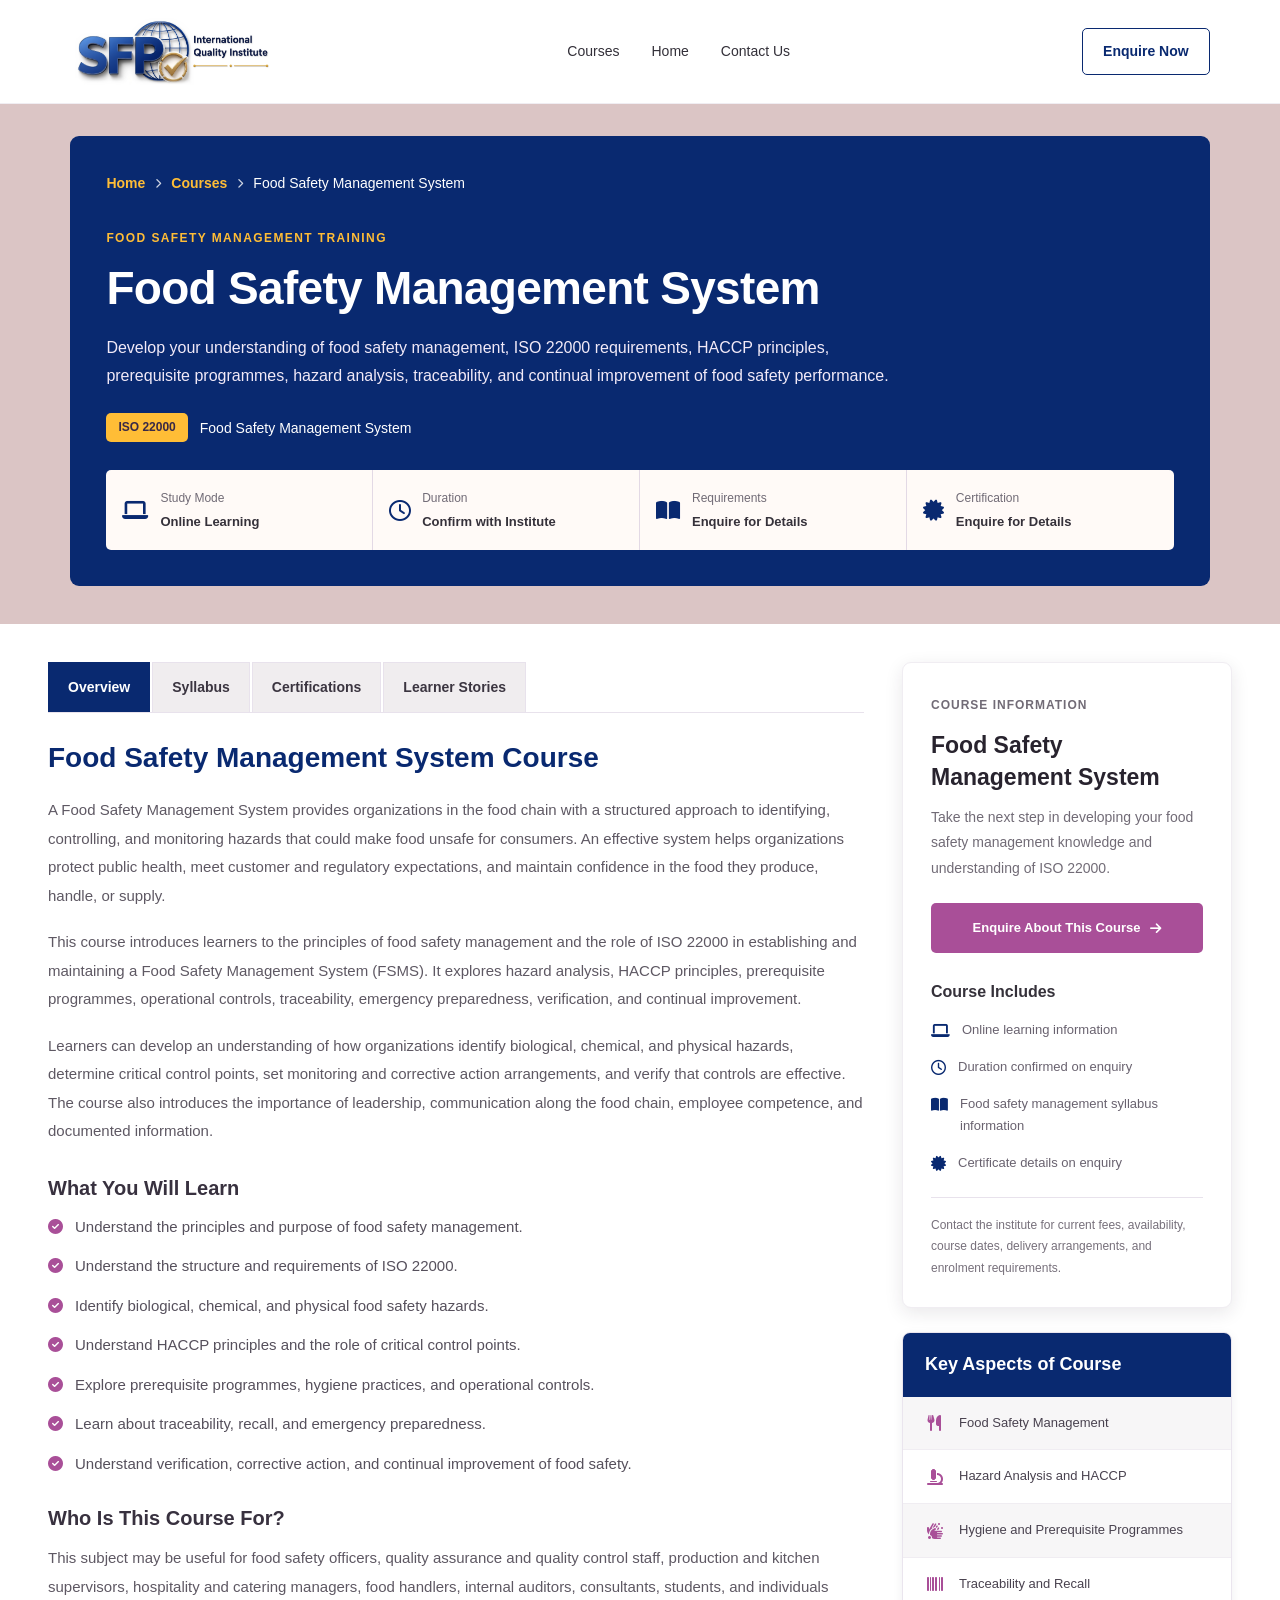
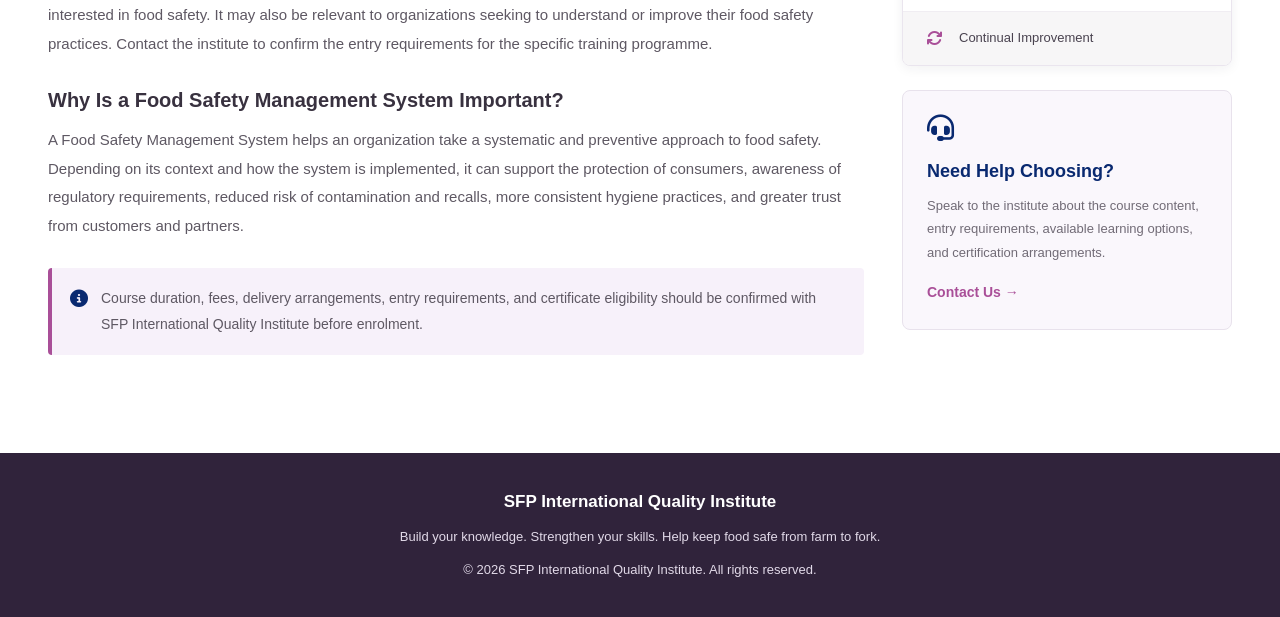
<file: fms.html>
<!DOCTYPE html>
<html lang="en">
<head>
    <meta charset="UTF-8">
    <meta name="viewport" content="width=device-width, initial-scale=1.0">

    <title>Food Safety Management System | SFP International Quality Institute</title>

    <meta name="description"
          content="Explore Food Safety Management System training, including ISO 22000, HACCP principles, prerequisite programmes, hazard analysis, traceability, and continual improvement of food safety.">

    <meta name="keywords"
          content="Food Safety Management System, ISO 22000, HACCP, food safety training, prerequisite programmes, SFP International Quality Institute">

    <link rel="stylesheet" href="course.css">

    <link rel="stylesheet"
          href="https://cdnjs.cloudflare.com/ajax/libs/font-awesome/6.5.0/css/all.min.css">
</head>

<body>

    <!-- HEADER -->
    <header class="course-site-header">
        <a href="../index.html" class="site-logo">
            <img src="../images/logo_long_rect.png"
                 alt="SFP International Quality Institute">
        </a>

        <nav class="course-navigation" aria-label="Main navigation">
            <a href="../index.html#featured-courses">Courses</a>
            <a href="../index.html">Home</a>
            <a href="../contact.html">Contact Us</a>
        </nav>

        <a href="../contact.html" class="header-contact-btn">
            Enquire Now
        </a>

        <button class="mobile-menu-toggle"
                id="mobileMenuToggle"
                type="button"
                aria-label="Open navigation"
                aria-expanded="false">
            <i class="fa-solid fa-bars"></i>
        </button>
    </header>


    <!-- COURSE HERO -->
    <section class="course-hero">
        <div class="course-hero-container">

            <div class="course-breadcrumbs">
                <a href="../index.html">Home</a>
                <i class="fa-solid fa-chevron-right"></i>
                <a href="../index.html#featured-courses">Courses</a>
                <i class="fa-solid fa-chevron-right"></i>
                <span>Food Safety Management System</span>
            </div>

            <span class="hero-course-category">
                FOOD SAFETY MANAGEMENT TRAINING
            </span>

            <h1>Food Safety Management System</h1>

            <p class="hero-course-description">
                Develop your understanding of food safety management,
                ISO 22000 requirements, HACCP principles, prerequisite
                programmes, hazard analysis, traceability, and continual
                improvement of food safety performance.
            </p>

            <div class="course-rating">
                <span class="rating-label">ISO 22000</span>
                <span>Food Safety Management System</span>
            </div>

            <div class="hero-course-facts">

                <div class="hero-fact">
                    <i class="fa-solid fa-laptop"></i>
                    <div>
                        <span>Study Mode</span>
                        <strong>Online Learning</strong>
                    </div>
                </div>

                <div class="hero-fact">
                    <i class="fa-regular fa-clock"></i>
                    <div>
                        <span>Duration</span>
                        <strong>Confirm with Institute</strong>
                    </div>
                </div>

                <div class="hero-fact">
                    <i class="fa-solid fa-book-open"></i>
                    <div>
                        <span>Requirements</span>
                        <strong>Enquire for Details</strong>
                    </div>
                </div>

                <div class="hero-fact">
                    <i class="fa-solid fa-certificate"></i>
                    <div>
                        <span>Certification</span>
                        <strong>Enquire for Details</strong>
                    </div>
                </div>

            </div>
        </div>
    </section>


    <!-- MAIN COURSE CONTENT -->
    <main class="course-page-container">

        <div class="course-main-column">

            <!-- COURSE TABS -->
            <nav class="course-tabs" aria-label="Course information tabs" role="tablist">

                <button class="course-tab active"
                        type="button"
                        id="tab-overview"
                        data-tab="overview"
                        aria-controls="overview"
                        aria-selected="true"
                        role="tab">
                    Overview
                </button>

                <button class="course-tab"
                        type="button"
                        id="tab-syllabus"
                        data-tab="syllabus"
                        aria-controls="syllabus"
                        aria-selected="false"
                        role="tab"
                        tabindex="-1">
                    Syllabus
                </button>

                <button class="course-tab"
                        type="button"
                        id="tab-certifications"
                        data-tab="certifications"
                        aria-controls="certifications"
                        aria-selected="false"
                        role="tab"
                        tabindex="-1">
                    Certifications
                </button>

                <button class="course-tab"
                        type="button"
                        id="tab-learner-stories"
                        data-tab="learner-stories"
                        aria-controls="learner-stories"
                        aria-selected="false"
                        role="tab"
                        tabindex="-1">
                    Learner Stories
                </button>

            </nav>


            <!-- OVERVIEW TAB -->
            <section class="course-tab-panel active"
                     id="overview"
                     role="tabpanel"
                     aria-labelledby="tab-overview">

                <h2>Food Safety Management System Course</h2>

                <p>
                    A Food Safety Management System provides organizations
                    in the food chain with a structured approach to
                    identifying, controlling, and monitoring hazards that
                    could make food unsafe for consumers. An effective
                    system helps organizations protect public health,
                    meet customer and regulatory expectations, and maintain
                    confidence in the food they produce, handle, or supply.
                </p>

                <p>
                    This course introduces learners to the principles of
                    food safety management and the role of ISO 22000 in
                    establishing and maintaining a Food Safety Management
                    System (FSMS). It explores hazard analysis, HACCP
                    principles, prerequisite programmes, operational
                    controls, traceability, emergency preparedness,
                    verification, and continual improvement.
                </p>

                <p>
                    Learners can develop an understanding of how
                    organizations identify biological, chemical, and
                    physical hazards, determine critical control points,
                    set monitoring and corrective action arrangements, and
                    verify that controls are effective. The course also
                    introduces the importance of leadership, communication
                    along the food chain, employee competence, and
                    documented information.
                </p>

                <h3>What You Will Learn</h3>

                <ul class="learning-list">
                    <li>
                        <i class="fa-solid fa-circle-check"></i>
                        Understand the principles and purpose of food safety
                        management.
                    </li>
                    <li>
                        <i class="fa-solid fa-circle-check"></i>
                        Understand the structure and requirements of
                        ISO 22000.
                    </li>
                    <li>
                        <i class="fa-solid fa-circle-check"></i>
                        Identify biological, chemical, and physical food
                        safety hazards.
                    </li>
                    <li>
                        <i class="fa-solid fa-circle-check"></i>
                        Understand HACCP principles and the role of critical
                        control points.
                    </li>
                    <li>
                        <i class="fa-solid fa-circle-check"></i>
                        Explore prerequisite programmes, hygiene practices,
                        and operational controls.
                    </li>
                    <li>
                        <i class="fa-solid fa-circle-check"></i>
                        Learn about traceability, recall, and emergency
                        preparedness.
                    </li>
                    <li>
                        <i class="fa-solid fa-circle-check"></i>
                        Understand verification, corrective action, and
                        continual improvement of food safety.
                    </li>
                </ul>

                <h3>Who Is This Course For?</h3>

                <p>
                    This subject may be useful for food safety officers,
                    quality assurance and quality control staff, production
                    and kitchen supervisors, hospitality and catering
                    managers, food handlers, internal auditors, consultants,
                    students, and individuals interested in food safety. It
                    may also be relevant to organizations seeking to
                    understand or improve their food safety practices.
                    Contact the institute to confirm the entry requirements
                    for the specific training programme.
                </p>

                <h3>Why Is a Food Safety Management System Important?</h3>

                <p>
                    A Food Safety Management System helps an organization
                    take a systematic and preventive approach to food
                    safety. Depending on its context and how the system is
                    implemented, it can support the protection of consumers,
                    awareness of regulatory requirements, reduced risk of
                    contamination and recalls, more consistent hygiene
                    practices, and greater trust from customers and
                    partners.
                </p>

                <div class="course-info-notice">
                    <i class="fa-solid fa-circle-info"></i>
                    <p>
                        Course duration, fees, delivery arrangements,
                        entry requirements, and certificate eligibility
                        should be confirmed with SFP International Quality
                        Institute before enrolment.
                    </p>
                </div>

            </section>


            <!-- SYLLABUS TAB -->
            <section class="course-tab-panel"
                     id="syllabus"
                     role="tabpanel"
                     aria-labelledby="tab-syllabus"
                     hidden>

                <h2>Food Safety Management System Course Syllabus</h2>

                <p>
                    The following is a proposed learning outline covering
                    core Food Safety Management System topics. The official
                    syllabus, course depth, and assessment arrangements
                    should be confirmed with the institute before this
                    outline is presented as the final curriculum.
                </p>

                <div class="syllabus-list">

                    <details class="syllabus-item" open>
                        <summary>
                            <span>
                                <i class="fa-solid fa-book"></i>
                                Module 1: Introduction to Food Safety Management
                            </span>
                            <i class="fa-solid fa-chevron-down"></i>
                        </summary>

                        <div class="syllabus-content">
                            <ul>
                                <li>Meaning and purpose of food safety management</li>
                                <li>Foodborne illness and public health</li>
                                <li>Benefits of a Food Safety Management System</li>
                                <li>Roles and responsibilities in food safety</li>
                            </ul>
                        </div>
                    </details>

                    <details class="syllabus-item">
                        <summary>
                            <span>
                                <i class="fa-solid fa-book"></i>
                                Module 2: Introduction to ISO 22000
                            </span>
                            <i class="fa-solid fa-chevron-down"></i>
                        </summary>

                        <div class="syllabus-content">
                            <ul>
                                <li>Purpose, scope, and application of ISO 22000</li>
                                <li>Structure and main elements of the standard</li>
                                <li>Understanding organizational context and the food chain</li>
                                <li>Leadership, food safety policy, and responsibilities</li>
                            </ul>
                        </div>
                    </details>

                    <details class="syllabus-item">
                        <summary>
                            <span>
                                <i class="fa-solid fa-book"></i>
                                Module 3: Food Safety Hazards
                            </span>
                            <i class="fa-solid fa-chevron-down"></i>
                        </summary>

                        <div class="syllabus-content">
                            <ul>
                                <li>Biological hazards: bacteria, viruses, and parasites</li>
                                <li>Chemical hazards, including allergens and residues</li>
                                <li>Physical hazards and foreign matter</li>
                                <li>Cross-contamination and its prevention</li>
                            </ul>
                        </div>
                    </details>

                    <details class="syllabus-item">
                        <summary>
                            <span>
                                <i class="fa-solid fa-book"></i>
                                Module 4: Prerequisite Programmes and Hygiene
                            </span>
                            <i class="fa-solid fa-chevron-down"></i>
                        </summary>

                        <div class="syllabus-content">
                            <ul>
                                <li>Good hygiene and good manufacturing practices</li>
                                <li>Cleaning, sanitation, and pest control</li>
                                <li>Personal hygiene, health, and staff training</li>
                                <li>Premises, equipment, water, and waste management</li>
                            </ul>
                        </div>
                    </details>

                    <details class="syllabus-item">
                        <summary>
                            <span>
                                <i class="fa-solid fa-book"></i>
                                Module 5: HACCP and Hazard Control
                            </span>
                            <i class="fa-solid fa-chevron-down"></i>
                        </summary>

                        <div class="syllabus-content">
                            <ul>
                                <li>Preparing for hazard analysis: product and process description</li>
                                <li>Conducting a hazard analysis</li>
                                <li>Determining critical control points and critical limits</li>
                                <li>Monitoring, corrective actions, and record keeping</li>
                                <li>Controlling hazards from suppliers and outsourced processes</li>
                            </ul>
                        </div>
                    </details>

                    <details class="syllabus-item">
                        <summary>
                            <span>
                                <i class="fa-solid fa-book"></i>
                                Module 6: Traceability, Recall, and Emergency Preparedness
                            </span>
                            <i class="fa-solid fa-chevron-down"></i>
                        </summary>

                        <div class="syllabus-content">
                            <ul>
                                <li>Traceability systems for products and ingredients</li>
                                <li>Handling nonconforming and potentially unsafe products</li>
                                <li>Withdrawal and recall procedures</li>
                                <li>Preparing for and responding to food safety emergencies</li>
                            </ul>
                        </div>
                    </details>

                    <details class="syllabus-item">
                        <summary>
                            <span>
                                <i class="fa-solid fa-book"></i>
                                Module 7: Verification and Performance Evaluation
                            </span>
                            <i class="fa-solid fa-chevron-down"></i>
                        </summary>

                        <div class="syllabus-content">
                            <ul>
                                <li>Verification and validation of control measures</li>
                                <li>Monitoring and measuring food safety performance</li>
                                <li>Internal audits and management review</li>
                                <li>Documented information and record control</li>
                            </ul>
                        </div>
                    </details>

                    <details class="syllabus-item">
                        <summary>
                            <span>
                                <i class="fa-solid fa-book"></i>
                                Module 8: Nonconformity and Continual Improvement
                            </span>
                            <i class="fa-solid fa-chevron-down"></i>
                        </summary>

                        <div class="syllabus-content">
                            <ul>
                                <li>Identifying nonconformities in the system</li>
                                <li>Corrective action and root-cause analysis</li>
                                <li>Updating the Food Safety Management System</li>
                                <li>Continual improvement of food safety performance</li>
                            </ul>
                        </div>
                    </details>

                </div>
            </section>


            <!-- CERTIFICATIONS TAB -->
            <section class="course-tab-panel"
                     id="certifications"
                     role="tabpanel"
                     aria-labelledby="tab-certifications"
                     hidden>

                <h2>Food Safety Management Certification Information</h2>

                <p>
                    Certification arrangements depend on the specific
                    training programme offered by the institute. Before
                    enrolling, learners should confirm the course level,
                    assessment requirements, certificate eligibility, and
                    issuing organization.
                </p>

                <div class="certification-card">
                    <div class="certification-icon">
                        <i class="fa-solid fa-award"></i>
                    </div>

                    <div>
                        <h3>Food Safety Management Course Certificate</h3>
                        <p>
                            Contact the institute to confirm whether a
                            certificate is offered, the completion criteria,
                            assessment requirements, and the organization
                            responsible for issuing it.
                        </p>
                    </div>
                </div>

                <div class="certification-card">
                    <div class="certification-icon">
                        <i class="fa-solid fa-utensils"></i>
                    </div>

                    <div>
                        <h3>ISO 22000 and HACCP Learning and Implementation</h3>
                        <p>
                            Training may help learners understand ISO 22000
                            requirements, HACCP principles, and how a Food
                            Safety Management System can be implemented and
                            maintained. Confirm with the institute whether
                            the programme covers awareness, implementation,
                            internal auditing, or another specific course
                            level.
                        </p>
                    </div>
                </div>

                <div class="course-info-notice">
                    <i class="fa-solid fa-circle-info"></i>
                    <p>
                        Completing a training course does not, by itself,
                        certify an organization's Food Safety Management
                        System to ISO 22000. Organizational certification
                        involves a separate conformity assessment conducted
                        through an appropriate certification process.
                    </p>
                </div>

                <a href="../contact.html" class="primary-course-button">
                    Ask About Certification
                    <i class="fa-solid fa-arrow-right"></i>
                </a>

            </section>


            <!-- LEARNER STORIES TAB -->
            <section class="course-tab-panel"
                     id="learner-stories"
                     role="tabpanel"
                     aria-labelledby="tab-learner-stories"
                     hidden>

                <h2>Learner Stories</h2>

                <p>
                    Learning about food safety management can help
                    participants connect food safety principles with
                    practical workplace responsibilities. Contact the
                    institute for information about learner feedback and
                    course experiences.
                </p>

                <div class="learner-story-placeholder">
                    <i class="fa-solid fa-comments"></i>

                    <h3>Hear From Our Learners</h3>

                    <p>
                        Verified learner reviews and testimonials can be
                        added here as they become available.
                    </p>

                    <a href="../contact.html" class="secondary-course-button">
                        Contact the Institute
                    </a>
                </div>

            </section>

        </div>


        <!-- RIGHT SIDEBAR -->
        <aside class="course-sidebar">

            <!-- ENROLMENT CARD -->
            <div class="enrolment-card">

                <span class="sidebar-eyebrow">COURSE INFORMATION</span>

                <h2>Food Safety Management System</h2>

                <p class="sidebar-intro">
                    Take the next step in developing your food safety
                    management knowledge and understanding of ISO 22000.
                </p>

                <a href="../contact.html" class="enrolment-button">
                    Enquire About This Course
                    <i class="fa-solid fa-arrow-right"></i>
                </a>

                <h3>Course Includes</h3>

                <ul class="course-includes">
                    <li>
                        <i class="fa-solid fa-laptop"></i>
                        Online learning information
                    </li>
                    <li>
                        <i class="fa-regular fa-clock"></i>
                        Duration confirmed on enquiry
                    </li>
                    <li>
                        <i class="fa-solid fa-book-open"></i>
                        Food safety management syllabus information
                    </li>
                    <li>
                        <i class="fa-solid fa-certificate"></i>
                        Certificate details on enquiry
                    </li>
                </ul>

                <p class="sidebar-note">
                    Contact the institute for current fees, availability,
                    course dates, delivery arrangements, and enrolment
                    requirements.
                </p>

            </div>


            <!-- KEY ASPECTS CARD -->
            <div class="key-aspects-card">

                <h2>Key Aspects of Course</h2>

                <div class="key-aspect">
                    <i class="fa-solid fa-utensils"></i>
                    <span>Food Safety Management</span>
                </div>

                <div class="key-aspect">
                    <i class="fa-solid fa-microscope"></i>
                    <span>Hazard Analysis and HACCP</span>
                </div>

                <div class="key-aspect">
                    <i class="fa-solid fa-hands-bubbles"></i>
                    <span>Hygiene and Prerequisite Programmes</span>
                </div>

                <div class="key-aspect">
                    <i class="fa-solid fa-barcode"></i>
                    <span>Traceability and Recall</span>
                </div>

                <div class="key-aspect">
                    <i class="fa-solid fa-arrows-rotate"></i>
                    <span>Continual Improvement</span>
                </div>

            </div>


            <!-- HELP CARD -->
            <div class="course-help-card">
                <i class="fa-solid fa-headset"></i>

                <h3>Need Help Choosing?</h3>

                <p>
                    Speak to the institute about the course content,
                    entry requirements, available learning options, and
                    certification arrangements.
                </p>

                <a href="../contact.html">Contact Us →</a>
            </div>

        </aside>

    </main>


    <!-- FOOTER -->
    <footer class="course-page-footer">
        <div class="footer-inner">

            <a href="../index.html">
                SFP International Quality Institute
            </a>

            <p>
                Build your knowledge. Strengthen your skills.
                Help keep food safe from farm to fork.
            </p>

            <p>
                &copy; <span id="courseFooterYear"></span>
                SFP International Quality Institute. All rights reserved.
            </p>

        </div>
    </footer>


    <script src="main.js"></script>

</body>
</html>
</file>
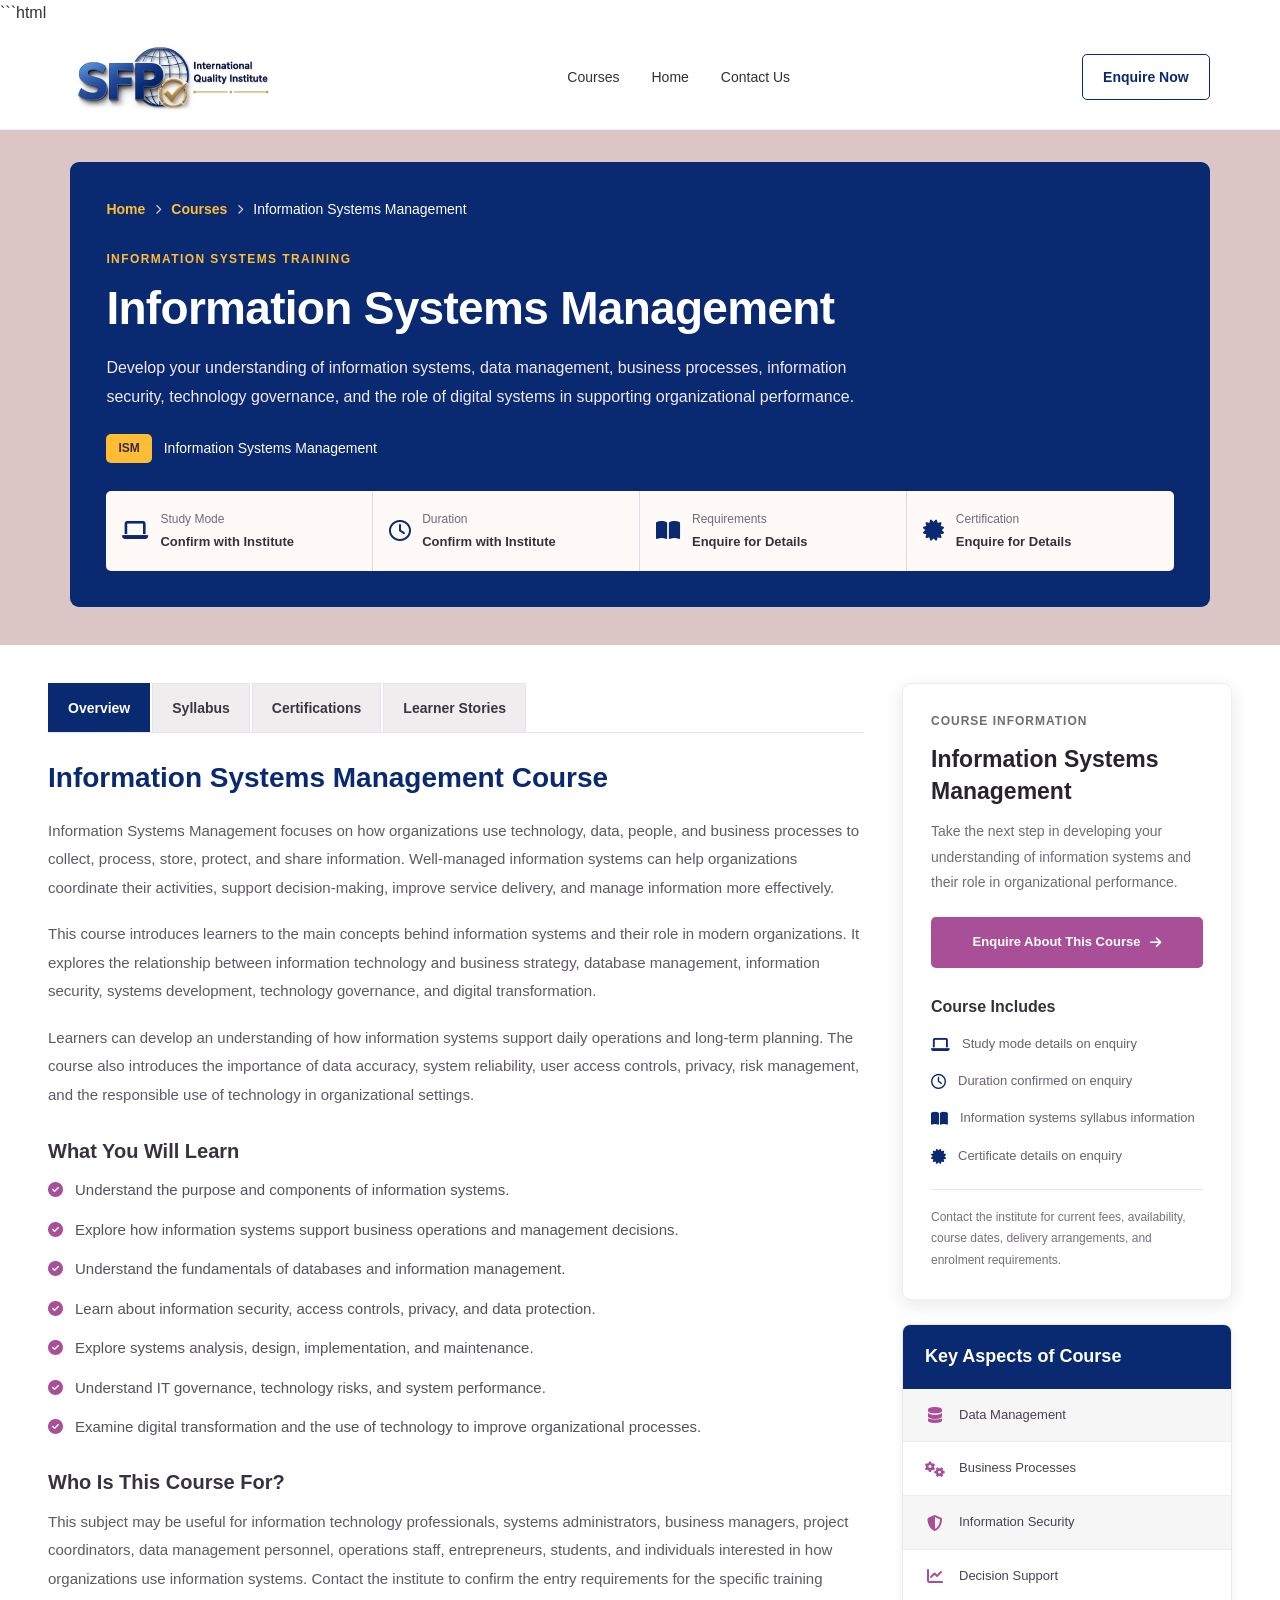
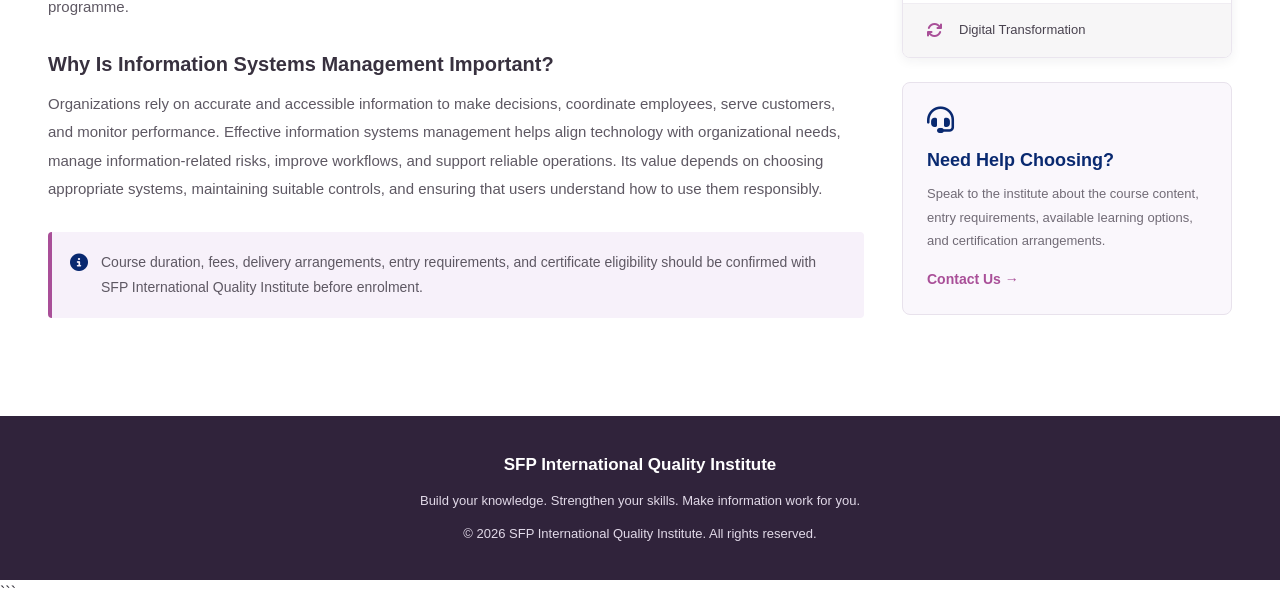
<file: ism.html>
```html
<!DOCTYPE html>
<html lang="en">
<head>
    <meta charset="UTF-8">
    <meta name="viewport" content="width=device-width, initial-scale=1.0">

    <title>Information Systems Management | SFP International Quality Institute</title>

    <meta name="description"
          content="Explore Information Systems Management training, including information systems, data management, business processes, information security, digital transformation, and IT governance.">

    <meta name="keywords"
          content="Information Systems Management, information technology, data management, IT governance, information security, digital transformation, SFP International Quality Institute">

    <link rel="stylesheet" href="course.css">

    <link rel="stylesheet"
          href="https://cdnjs.cloudflare.com/ajax/libs/font-awesome/6.5.0/css/all.min.css">
</head>

<body>

    <!-- HEADER -->
    <header class="course-site-header">
        <a href="../index.html" class="site-logo">
            <img src="../images/logo_long_rect.png"
                 alt="SFP International Quality Institute">
        </a>

        <nav class="course-navigation" aria-label="Main navigation">
            <a href="../index.html#featured-courses">Courses</a>
            <a href="../index.html">Home</a>
            <a href="../contact.html">Contact Us</a>
        </nav>

        <a href="../contact.html" class="header-contact-btn">
            Enquire Now
        </a>

        <button class="mobile-menu-toggle"
                id="mobileMenuToggle"
                type="button"
                aria-label="Open navigation"
                aria-expanded="false">
            <i class="fa-solid fa-bars"></i>
        </button>
    </header>


    <!-- COURSE HERO -->
    <section class="course-hero">
        <div class="course-hero-container">

            <div class="course-breadcrumbs">
                <a href="../index.html">Home</a>
                <i class="fa-solid fa-chevron-right"></i>
                <a href="../index.html#featured-courses">Courses</a>
                <i class="fa-solid fa-chevron-right"></i>
                <span>Information Systems Management</span>
            </div>

            <span class="hero-course-category">
                INFORMATION SYSTEMS TRAINING
            </span>

            <h1>Information Systems Management</h1>

            <p class="hero-course-description">
                Develop your understanding of information systems, data
                management, business processes, information security,
                technology governance, and the role of digital systems
                in supporting organizational performance.
            </p>

            <div class="course-rating">
                <span class="rating-label">ISM</span>
                <span>Information Systems Management</span>
            </div>

            <div class="hero-course-facts">

                <div class="hero-fact">
                    <i class="fa-solid fa-laptop"></i>
                    <div>
                        <span>Study Mode</span>
                        <strong>Confirm with Institute</strong>
                    </div>
                </div>

                <div class="hero-fact">
                    <i class="fa-regular fa-clock"></i>
                    <div>
                        <span>Duration</span>
                        <strong>Confirm with Institute</strong>
                    </div>
                </div>

                <div class="hero-fact">
                    <i class="fa-solid fa-book-open"></i>
                    <div>
                        <span>Requirements</span>
                        <strong>Enquire for Details</strong>
                    </div>
                </div>

                <div class="hero-fact">
                    <i class="fa-solid fa-certificate"></i>
                    <div>
                        <span>Certification</span>
                        <strong>Enquire for Details</strong>
                    </div>
                </div>

            </div>
        </div>
    </section>


    <!-- MAIN COURSE CONTENT -->
    <main class="course-page-container">

        <div class="course-main-column">

            <!-- COURSE TABS -->
            <nav class="course-tabs"
                 aria-label="Course information tabs"
                 role="tablist">

                <button class="course-tab active"
                        type="button"
                        id="tab-overview"
                        data-tab="overview"
                        aria-controls="overview"
                        aria-selected="true"
                        role="tab">
                    Overview
                </button>

                <button class="course-tab"
                        type="button"
                        id="tab-syllabus"
                        data-tab="syllabus"
                        aria-controls="syllabus"
                        aria-selected="false"
                        role="tab"
                        tabindex="-1">
                    Syllabus
                </button>

                <button class="course-tab"
                        type="button"
                        id="tab-certifications"
                        data-tab="certifications"
                        aria-controls="certifications"
                        aria-selected="false"
                        role="tab"
                        tabindex="-1">
                    Certifications
                </button>

                <button class="course-tab"
                        type="button"
                        id="tab-learner-stories"
                        data-tab="learner-stories"
                        aria-controls="learner-stories"
                        aria-selected="false"
                        role="tab"
                        tabindex="-1">
                    Learner Stories
                </button>

            </nav>


            <!-- OVERVIEW TAB -->
            <section class="course-tab-panel active"
                     id="overview"
                     role="tabpanel"
                     aria-labelledby="tab-overview">

                <h2>Information Systems Management Course</h2>

                <p>
                    Information Systems Management focuses on how
                    organizations use technology, data, people, and
                    business processes to collect, process, store, protect,
                    and share information. Well-managed information systems
                    can help organizations coordinate their activities,
                    support decision-making, improve service delivery,
                    and manage information more effectively.
                </p>

                <p>
                    This course introduces learners to the main concepts
                    behind information systems and their role in modern
                    organizations. It explores the relationship between
                    information technology and business strategy, database
                    management, information security, systems development,
                    technology governance, and digital transformation.
                </p>

                <p>
                    Learners can develop an understanding of how information
                    systems support daily operations and long-term planning.
                    The course also introduces the importance of data
                    accuracy, system reliability, user access controls,
                    privacy, risk management, and the responsible use of
                    technology in organizational settings.
                </p>

                <h3>What You Will Learn</h3>

                <ul class="learning-list">
                    <li>
                        <i class="fa-solid fa-circle-check"></i>
                        Understand the purpose and components of information
                        systems.
                    </li>
                    <li>
                        <i class="fa-solid fa-circle-check"></i>
                        Explore how information systems support business
                        operations and management decisions.
                    </li>
                    <li>
                        <i class="fa-solid fa-circle-check"></i>
                        Understand the fundamentals of databases and
                        information management.
                    </li>
                    <li>
                        <i class="fa-solid fa-circle-check"></i>
                        Learn about information security, access controls,
                        privacy, and data protection.
                    </li>
                    <li>
                        <i class="fa-solid fa-circle-check"></i>
                        Explore systems analysis, design, implementation,
                        and maintenance.
                    </li>
                    <li>
                        <i class="fa-solid fa-circle-check"></i>
                        Understand IT governance, technology risks, and
                        system performance.
                    </li>
                    <li>
                        <i class="fa-solid fa-circle-check"></i>
                        Examine digital transformation and the use of
                        technology to improve organizational processes.
                    </li>
                </ul>

                <h3>Who Is This Course For?</h3>

                <p>
                    This subject may be useful for information technology
                    professionals, systems administrators, business
                    managers, project coordinators, data management
                    personnel, operations staff, entrepreneurs, students,
                    and individuals interested in how organizations use
                    information systems. Contact the institute to confirm
                    the entry requirements for the specific training
                    programme.
                </p>

                <h3>Why Is Information Systems Management Important?</h3>

                <p>
                    Organizations rely on accurate and accessible
                    information to make decisions, coordinate employees,
                    serve customers, and monitor performance. Effective
                    information systems management helps align technology
                    with organizational needs, manage information-related
                    risks, improve workflows, and support reliable
                    operations. Its value depends on choosing appropriate
                    systems, maintaining suitable controls, and ensuring
                    that users understand how to use them responsibly.
                </p>

                <div class="course-info-notice">
                    <i class="fa-solid fa-circle-info"></i>
                    <p>
                        Course duration, fees, delivery arrangements,
                        entry requirements, and certificate eligibility
                        should be confirmed with SFP International Quality
                        Institute before enrolment.
                    </p>
                </div>

            </section>


            <!-- SYLLABUS TAB -->
            <section class="course-tab-panel"
                     id="syllabus"
                     role="tabpanel"
                     aria-labelledby="tab-syllabus"
                     hidden>

                <h2>Information Systems Management Course Syllabus</h2>

                <p>
                    The following is a proposed learning outline covering
                    common Information Systems Management topics. Confirm
                    the official syllabus, course level, and assessment
                    arrangements with the institute before publishing this
                    outline as the final curriculum.
                </p>

                <div class="syllabus-list">

                    <details class="syllabus-item" open>
                        <summary>
                            <span>
                                <i class="fa-solid fa-book"></i>
                                Module 1: Introduction to Information Systems
                            </span>
                            <i class="fa-solid fa-chevron-down"></i>
                        </summary>

                        <div class="syllabus-content">
                            <ul>
                                <li>Meaning and purpose of information systems</li>
                                <li>Components: people, processes, data, and technology</li>
                                <li>Types of information systems used by organizations</li>
                                <li>Information systems in business operations</li>
                            </ul>
                        </div>
                    </details>

                    <details class="syllabus-item">
                        <summary>
                            <span>
                                <i class="fa-solid fa-book"></i>
                                Module 2: Business Processes and Decision-Making
                            </span>
                            <i class="fa-solid fa-chevron-down"></i>
                        </summary>

                        <div class="syllabus-content">
                            <ul>
                                <li>Business processes and information flows</li>
                                <li>Transaction processing and management reporting</li>
                                <li>Decision-support systems and business intelligence</li>
                                <li>Using information systems to improve efficiency</li>
                            </ul>
                        </div>
                    </details>

                    <details class="syllabus-item">
                        <summary>
                            <span>
                                <i class="fa-solid fa-book"></i>
                                Module 3: Data and Database Management
                            </span>
                            <i class="fa-solid fa-chevron-down"></i>
                        </summary>

                        <div class="syllabus-content">
                            <ul>
                                <li>Data, information, and knowledge</li>
                                <li>Introduction to databases and database management systems</li>
                                <li>Data quality, accuracy, and integrity</li>
                                <li>Data storage, access, backup, and recovery</li>
                            </ul>
                        </div>
                    </details>

                    <details class="syllabus-item">
                        <summary>
                            <span>
                                <i class="fa-solid fa-book"></i>
                                Module 4: Information Security and Privacy
                            </span>
                            <i class="fa-solid fa-chevron-down"></i>
                        </summary>

                        <div class="syllabus-content">
                            <ul>
                                <li>Fundamentals of information security</li>
                                <li>Confidentiality, integrity, and availability</li>
                                <li>User authentication and access control</li>
                                <li>Data privacy and responsible information handling</li>
                                <li>Security awareness and incident reporting</li>
                            </ul>
                        </div>
                    </details>

                    <details class="syllabus-item">
                        <summary>
                            <span>
                                <i class="fa-solid fa-book"></i>
                                Module 5: Systems Analysis and Development
                            </span>
                            <i class="fa-solid fa-chevron-down"></i>
                        </summary>

                        <div class="syllabus-content">
                            <ul>
                                <li>Identifying business and user requirements</li>
                                <li>Systems analysis and solution design</li>
                                <li>Introduction to systems development life cycles</li>
                                <li>Testing, implementation, and user training</li>
                                <li>System maintenance and change management</li>
                            </ul>
                        </div>
                    </details>

                    <details class="syllabus-item">
                        <summary>
                            <span>
                                <i class="fa-solid fa-book"></i>
                                Module 6: IT Infrastructure and Cloud Services
                            </span>
                            <i class="fa-solid fa-chevron-down"></i>
                        </summary>

                        <div class="syllabus-content">
                            <ul>
                                <li>Computer hardware, software, and networks</li>
                                <li>Servers, storage, and connectivity</li>
                                <li>Introduction to cloud computing and hosted services</li>
                                <li>Availability, reliability, and technical support</li>
                                <li>System continuity, backup, and recovery planning</li>
                            </ul>
                        </div>
                    </details>

                    <details class="syllabus-item">
                        <summary>
                            <span>
                                <i class="fa-solid fa-book"></i>
                                Module 7: IT Governance and Risk Management
                            </span>
                            <i class="fa-solid fa-chevron-down"></i>
                        </summary>

                        <div class="syllabus-content">
                            <ul>
                                <li>Aligning information technology with organizational objectives</li>
                                <li>IT policies, responsibilities, and accountability</li>
                                <li>Identifying and managing technology-related risks</li>
                                <li>Monitoring system performance and service delivery</li>
                                <li>Introduction to IT controls and compliance</li>
                            </ul>
                        </div>
                    </details>

                    <details class="syllabus-item">
                        <summary>
                            <span>
                                <i class="fa-solid fa-book"></i>
                                Module 8: Digital Transformation and Improvement
                            </span>
                            <i class="fa-solid fa-chevron-down"></i>
                        </summary>

                        <div class="syllabus-content">
                            <ul>
                                <li>Digital transformation in organizations</li>
                                <li>Business process automation</li>
                                <li>Introduction to emerging technologies and artificial intelligence</li>
                                <li>Evaluating technology investments and benefits</li>
                                <li>Continual improvement of information systems</li>
                            </ul>
                        </div>
                    </details>

                </div>
            </section>


            <!-- CERTIFICATIONS TAB -->
            <section class="course-tab-panel"
                     id="certifications"
                     role="tabpanel"
                     aria-labelledby="tab-certifications"
                     hidden>

                <h2>Information Systems Certification Information</h2>

                <p>
                    Certification arrangements depend on the specific
                    training programme offered by the institute. Information
                    systems is a broad field, and different programmes may
                    focus on IT management, systems administration,
                    information security, data management, or other
                    specialized areas.
                </p>

                <div class="certification-card">
                    <div class="certification-icon">
                        <i class="fa-solid fa-award"></i>
                    </div>

                    <div>
                        <h3>Course Completion Certificate</h3>
                        <p>
                            Contact the institute to confirm whether a
                            certificate is offered, the completion criteria,
                            assessment requirements, and the organization
                            responsible for issuing it.
                        </p>
                    </div>
                </div>

                <div class="certification-card">
                    <div class="certification-icon">
                        <i class="fa-solid fa-shield-halved"></i>
                    </div>

                    <div>
                        <h3>Information Security and IT Management</h3>
                        <p>
                            Some information systems programmes introduce
                            information security, IT governance, and
                            technology risk management. Ask the institute
                            whether the course includes these areas and
                            whether it prepares learners for any specific
                            external certification or assessment.
                        </p>
                    </div>
                </div>

                <div class="course-info-notice">
                    <i class="fa-solid fa-circle-info"></i>
                    <p>
                        Do not assume that completing a general Information
                        Systems Management course awards a separate
                        professional IT certification. Confirm the exact
                        qualification, awarding body, and recognition
                        arrangements with the institute.
                    </p>
                </div>

                <a href="../contact.html" class="primary-course-button">
                    Ask About Certification
                    <i class="fa-solid fa-arrow-right"></i>
                </a>

            </section>


            <!-- LEARNER STORIES TAB -->
            <section class="course-tab-panel"
                     id="learner-stories"
                     role="tabpanel"
                     aria-labelledby="tab-learner-stories"
                     hidden>

                <h2>Learner Stories</h2>

                <p>
                    Information systems knowledge can help learners better
                    understand how technology supports everyday work,
                    information management, and organizational decision-making.
                    Contact the institute for information about learner
                    feedback and course experiences.
                </p>

                <div class="learner-story-placeholder">
                    <i class="fa-solid fa-comments"></i>

                    <h3>Hear From Our Learners</h3>

                    <p>
                        Verified learner reviews and testimonials can be
                        added here as they become available.
                    </p>

                    <a href="../contact.html" class="secondary-course-button">
                        Contact the Institute
                    </a>
                </div>

            </section>

        </div>


        <!-- RIGHT SIDEBAR -->
        <aside class="course-sidebar">

            <!-- ENROLMENT CARD -->
            <div class="enrolment-card">

                <span class="sidebar-eyebrow">COURSE INFORMATION</span>

                <h2>Information Systems Management</h2>

                <p class="sidebar-intro">
                    Take the next step in developing your understanding
                    of information systems and their role in organizational
                    performance.
                </p>

                <a href="../contact.html" class="enrolment-button">
                    Enquire About This Course
                    <i class="fa-solid fa-arrow-right"></i>
                </a>

                <h3>Course Includes</h3>

                <ul class="course-includes">
                    <li>
                        <i class="fa-solid fa-laptop"></i>
                        Study mode details on enquiry
                    </li>
                    <li>
                        <i class="fa-regular fa-clock"></i>
                        Duration confirmed on enquiry
                    </li>
                    <li>
                        <i class="fa-solid fa-book-open"></i>
                        Information systems syllabus information
                    </li>
                    <li>
                        <i class="fa-solid fa-certificate"></i>
                        Certificate details on enquiry
                    </li>
                </ul>

                <p class="sidebar-note">
                    Contact the institute for current fees, availability,
                    course dates, delivery arrangements, and enrolment
                    requirements.
                </p>

            </div>


            <!-- KEY ASPECTS CARD -->
            <div class="key-aspects-card">

                <h2>Key Aspects of Course</h2>

                <div class="key-aspect">
                    <i class="fa-solid fa-database"></i>
                    <span>Data Management</span>
                </div>

                <div class="key-aspect">
                    <i class="fa-solid fa-gears"></i>
                    <span>Business Processes</span>
                </div>

                <div class="key-aspect">
                    <i class="fa-solid fa-shield-halved"></i>
                    <span>Information Security</span>
                </div>

                <div class="key-aspect">
                    <i class="fa-solid fa-chart-line"></i>
                    <span>Decision Support</span>
                </div>

                <div class="key-aspect">
                    <i class="fa-solid fa-arrows-rotate"></i>
                    <span>Digital Transformation</span>
                </div>

            </div>


            <!-- HELP CARD -->
            <div class="course-help-card">
                <i class="fa-solid fa-headset"></i>

                <h3>Need Help Choosing?</h3>

                <p>
                    Speak to the institute about the course content,
                    entry requirements, available learning options,
                    and certification arrangements.
                </p>

                <a href="../contact.html">Contact Us →</a>
            </div>

        </aside>

    </main>


    <!-- FOOTER -->
    <footer class="course-page-footer">
        <div class="footer-inner">

            <a href="../index.html">
                SFP International Quality Institute
            </a>

            <p>
                Build your knowledge. Strengthen your skills.
                Make information work for you.
            </p>

            <p>
                &copy; <span id="courseFooterYear"></span>
                SFP International Quality Institute. All rights reserved.
            </p>

        </div>
    </footer>


    <script src="main.js"></script>

</body>
</html>
```
</file>
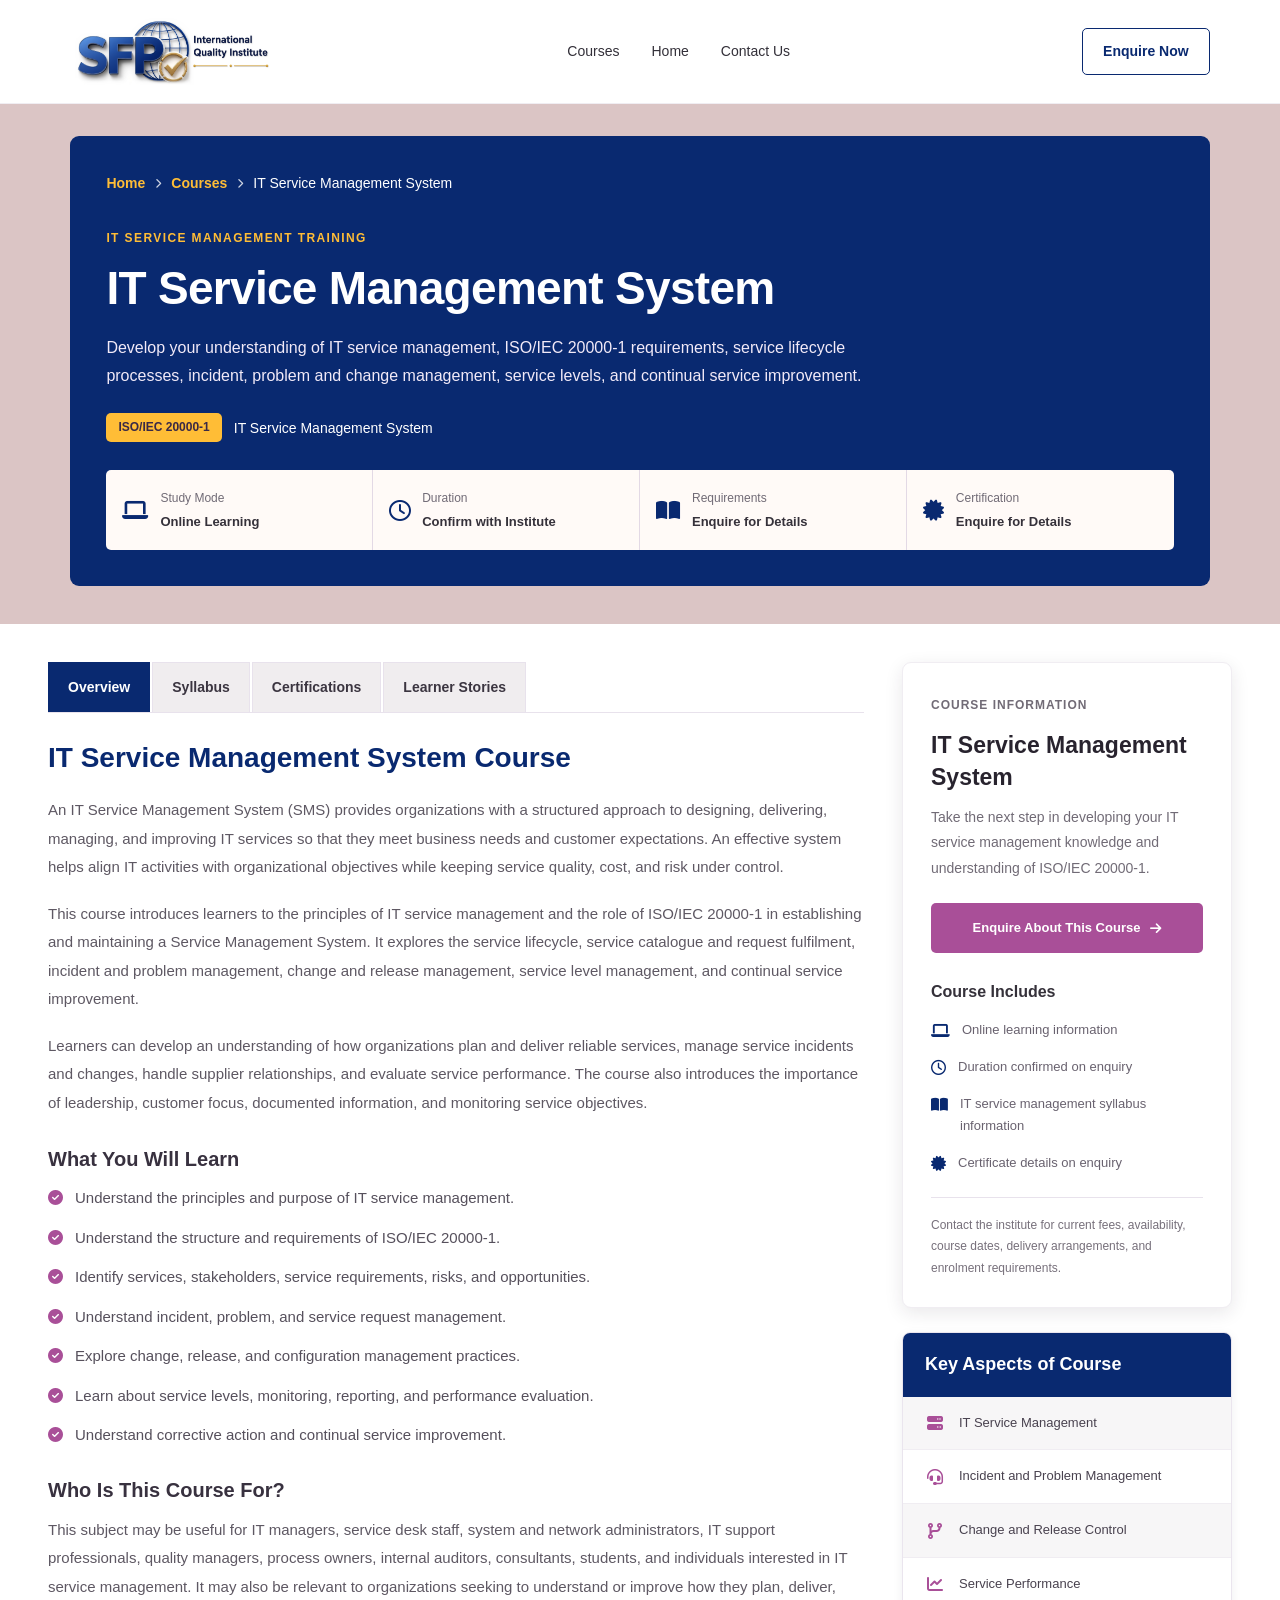
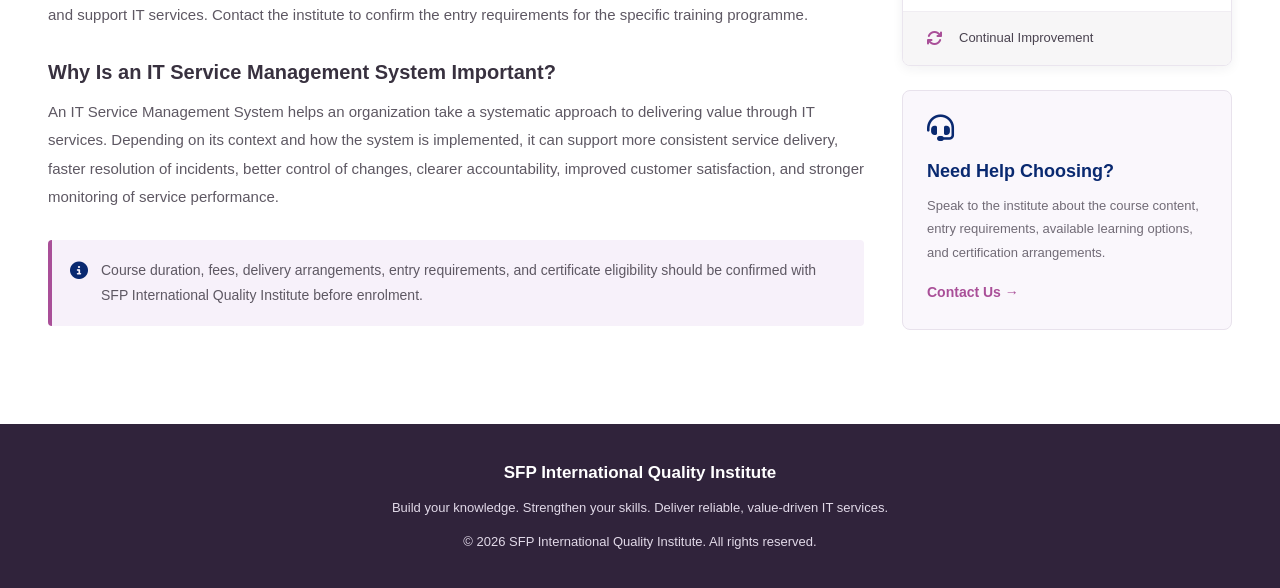
<file: it.html>
<!DOCTYPE html>
<html lang="en">
<head>
    <meta charset="UTF-8">
    <meta name="viewport" content="width=device-width, initial-scale=1.0">

    <title>IT Service Management System | SFP International Quality Institute</title>

    <meta name="description"
          content="Explore IT Service Management System training, including ISO/IEC 20000-1, service lifecycle, incident, problem and change management, service level management, and continual service improvement.">

    <meta name="keywords"
          content="IT Service Management, ITSM, ISO/IEC 20000-1, ITIL, service desk, incident management, change management, SFP International Quality Institute">

    <link rel="stylesheet" href="course.css">

    <link rel="stylesheet"
          href="https://cdnjs.cloudflare.com/ajax/libs/font-awesome/6.5.0/css/all.min.css">
</head>

<body>

    <!-- HEADER -->
    <header class="course-site-header">
        <a href="../index.html" class="site-logo">
            <img src="../images/logo_long_rect.png"
                 alt="SFP International Quality Institute">
        </a>

        <nav class="course-navigation" aria-label="Main navigation">
            <a href="../index.html#featured-courses">Courses</a>
            <a href="../index.html">Home</a>
            <a href="../contact.html">Contact Us</a>
        </nav>

        <a href="../contact.html" class="header-contact-btn">
            Enquire Now
        </a>

        <button class="mobile-menu-toggle"
                id="mobileMenuToggle"
                type="button"
                aria-label="Open navigation"
                aria-expanded="false">
            <i class="fa-solid fa-bars"></i>
        </button>
    </header>


    <!-- COURSE HERO -->
    <section class="course-hero">
        <div class="course-hero-container">

            <div class="course-breadcrumbs">
                <a href="../index.html">Home</a>
                <i class="fa-solid fa-chevron-right"></i>
                <a href="../index.html#featured-courses">Courses</a>
                <i class="fa-solid fa-chevron-right"></i>
                <span>IT Service Management System</span>
            </div>

            <span class="hero-course-category">
                IT SERVICE MANAGEMENT TRAINING
            </span>

            <h1>IT Service Management System</h1>

            <p class="hero-course-description">
                Develop your understanding of IT service management,
                ISO/IEC 20000-1 requirements, service lifecycle processes,
                incident, problem and change management, service levels,
                and continual service improvement.
            </p>

            <div class="course-rating">
                <span class="rating-label">ISO/IEC 20000-1</span>
                <span>IT Service Management System</span>
            </div>

            <div class="hero-course-facts">

                <div class="hero-fact">
                    <i class="fa-solid fa-laptop"></i>
                    <div>
                        <span>Study Mode</span>
                        <strong>Online Learning</strong>
                    </div>
                </div>

                <div class="hero-fact">
                    <i class="fa-regular fa-clock"></i>
                    <div>
                        <span>Duration</span>
                        <strong>Confirm with Institute</strong>
                    </div>
                </div>

                <div class="hero-fact">
                    <i class="fa-solid fa-book-open"></i>
                    <div>
                        <span>Requirements</span>
                        <strong>Enquire for Details</strong>
                    </div>
                </div>

                <div class="hero-fact">
                    <i class="fa-solid fa-certificate"></i>
                    <div>
                        <span>Certification</span>
                        <strong>Enquire for Details</strong>
                    </div>
                </div>

            </div>
        </div>
    </section>


    <!-- MAIN COURSE CONTENT -->
    <main class="course-page-container">

        <div class="course-main-column">

            <!-- COURSE TABS -->
            <nav class="course-tabs" aria-label="Course information tabs" role="tablist">

                <button class="course-tab active"
                        type="button"
                        id="tab-overview"
                        data-tab="overview"
                        aria-controls="overview"
                        aria-selected="true"
                        role="tab">
                    Overview
                </button>

                <button class="course-tab"
                        type="button"
                        id="tab-syllabus"
                        data-tab="syllabus"
                        aria-controls="syllabus"
                        aria-selected="false"
                        role="tab"
                        tabindex="-1">
                    Syllabus
                </button>

                <button class="course-tab"
                        type="button"
                        id="tab-certifications"
                        data-tab="certifications"
                        aria-controls="certifications"
                        aria-selected="false"
                        role="tab"
                        tabindex="-1">
                    Certifications
                </button>

                <button class="course-tab"
                        type="button"
                        id="tab-learner-stories"
                        data-tab="learner-stories"
                        aria-controls="learner-stories"
                        aria-selected="false"
                        role="tab"
                        tabindex="-1">
                    Learner Stories
                </button>

            </nav>


            <!-- OVERVIEW TAB -->
            <section class="course-tab-panel active"
                     id="overview"
                     role="tabpanel"
                     aria-labelledby="tab-overview">

                <h2>IT Service Management System Course</h2>

                <p>
                    An IT Service Management System (SMS) provides
                    organizations with a structured approach to designing,
                    delivering, managing, and improving IT services so that
                    they meet business needs and customer expectations. An
                    effective system helps align IT activities with
                    organizational objectives while keeping service quality,
                    cost, and risk under control.
                </p>

                <p>
                    This course introduces learners to the principles of IT
                    service management and the role of ISO/IEC 20000-1 in
                    establishing and maintaining a Service Management System.
                    It explores the service lifecycle, service catalogue and
                    request fulfilment, incident and problem management,
                    change and release management, service level management,
                    and continual service improvement.
                </p>

                <p>
                    Learners can develop an understanding of how organizations
                    plan and deliver reliable services, manage service
                    incidents and changes, handle supplier relationships, and
                    evaluate service performance. The course also introduces
                    the importance of leadership, customer focus, documented
                    information, and monitoring service objectives.
                </p>

                <h3>What You Will Learn</h3>

                <ul class="learning-list">
                    <li>
                        <i class="fa-solid fa-circle-check"></i>
                        Understand the principles and purpose of IT service
                        management.
                    </li>
                    <li>
                        <i class="fa-solid fa-circle-check"></i>
                        Understand the structure and requirements of
                        ISO/IEC 20000-1.
                    </li>
                    <li>
                        <i class="fa-solid fa-circle-check"></i>
                        Identify services, stakeholders, service requirements,
                        risks, and opportunities.
                    </li>
                    <li>
                        <i class="fa-solid fa-circle-check"></i>
                        Understand incident, problem, and service request
                        management.
                    </li>
                    <li>
                        <i class="fa-solid fa-circle-check"></i>
                        Explore change, release, and configuration management
                        practices.
                    </li>
                    <li>
                        <i class="fa-solid fa-circle-check"></i>
                        Learn about service levels, monitoring, reporting,
                        and performance evaluation.
                    </li>
                    <li>
                        <i class="fa-solid fa-circle-check"></i>
                        Understand corrective action and continual service
                        improvement.
                    </li>
                </ul>

                <h3>Who Is This Course For?</h3>

                <p>
                    This subject may be useful for IT managers, service desk
                    staff, system and network administrators, IT support
                    professionals, quality managers, process owners, internal
                    auditors, consultants, students, and individuals
                    interested in IT service management. It may also be
                    relevant to organizations seeking to understand or
                    improve how they plan, deliver, and support IT services.
                    Contact the institute to confirm the entry requirements
                    for the specific training programme.
                </p>

                <h3>Why Is an IT Service Management System Important?</h3>

                <p>
                    An IT Service Management System helps an organization
                    take a systematic approach to delivering value through IT
                    services. Depending on its context and how the system is
                    implemented, it can support more consistent service
                    delivery, faster resolution of incidents, better control
                    of changes, clearer accountability, improved customer
                    satisfaction, and stronger monitoring of service
                    performance.
                </p>

                <div class="course-info-notice">
                    <i class="fa-solid fa-circle-info"></i>
                    <p>
                        Course duration, fees, delivery arrangements,
                        entry requirements, and certificate eligibility
                        should be confirmed with SFP International Quality
                        Institute before enrolment.
                    </p>
                </div>

            </section>


            <!-- SYLLABUS TAB -->
            <section class="course-tab-panel"
                     id="syllabus"
                     role="tabpanel"
                     aria-labelledby="tab-syllabus"
                     hidden>

                <h2>IT Service Management System Course Syllabus</h2>

                <p>
                    The following is a proposed learning outline covering
                    core IT Service Management topics. The official syllabus,
                    course depth, and assessment arrangements should be
                    confirmed with the institute before this outline is
                    presented as the final curriculum.
                </p>

                <div class="syllabus-list">

                    <details class="syllabus-item" open>
                        <summary>
                            <span>
                                <i class="fa-solid fa-book"></i>
                                Module 1: Introduction to IT Service Management
                            </span>
                            <i class="fa-solid fa-chevron-down"></i>
                        </summary>

                        <div class="syllabus-content">
                            <ul>
                                <li>Meaning and purpose of IT service management</li>
                                <li>Services, value, customers, and service providers</li>
                                <li>Benefits of an IT Service Management System</li>
                                <li>Roles and responsibilities in service management</li>
                            </ul>
                        </div>
                    </details>

                    <details class="syllabus-item">
                        <summary>
                            <span>
                                <i class="fa-solid fa-book"></i>
                                Module 2: Introduction to ISO/IEC 20000-1
                            </span>
                            <i class="fa-solid fa-chevron-down"></i>
                        </summary>

                        <div class="syllabus-content">
                            <ul>
                                <li>Purpose, scope, and application of ISO/IEC 20000-1</li>
                                <li>Structure and main elements of the standard</li>
                                <li>Understanding organizational context and interested parties</li>
                                <li>Leadership, service management policy, and responsibilities</li>
                            </ul>
                        </div>
                    </details>

                    <details class="syllabus-item">
                        <summary>
                            <span>
                                <i class="fa-solid fa-book"></i>
                                Module 3: Service Planning and Design
                            </span>
                            <i class="fa-solid fa-chevron-down"></i>
                        </summary>

                        <div class="syllabus-content">
                            <ul>
                                <li>Defining the service catalogue and service requirements</li>
                                <li>Planning the Service Management System</li>
                                <li>Identifying service risks and opportunities</li>
                                <li>Capacity, availability, and service continuity planning</li>
                            </ul>
                        </div>
                    </details>

                    <details class="syllabus-item">
                        <summary>
                            <span>
                                <i class="fa-solid fa-book"></i>
                                Module 4: Service Level and Supplier Management
                            </span>
                            <i class="fa-solid fa-chevron-down"></i>
                        </summary>

                        <div class="syllabus-content">
                            <ul>
                                <li>Service level agreements and service targets</li>
                                <li>Monitoring and reporting on service performance</li>
                                <li>Managing suppliers and third-party providers</li>
                                <li>Managing customer relationships and satisfaction</li>
                            </ul>
                        </div>
                    </details>

                    <details class="syllabus-item">
                        <summary>
                            <span>
                                <i class="fa-solid fa-book"></i>
                                Module 5: Service Operation: Incidents, Requests, and Problems
                            </span>
                            <i class="fa-solid fa-chevron-down"></i>
                        </summary>

                        <div class="syllabus-content">
                            <ul>
                                <li>Service desk functions and request fulfilment</li>
                                <li>Incident logging, prioritization, escalation, and resolution</li>
                                <li>Problem management and root-cause analysis</li>
                                <li>Knowledge management and communication with users</li>
                                <li>Event monitoring and service restoration</li>
                            </ul>
                        </div>
                    </details>

                    <details class="syllabus-item">
                        <summary>
                            <span>
                                <i class="fa-solid fa-book"></i>
                                Module 6: Change, Release, and Configuration Management
                            </span>
                            <i class="fa-solid fa-chevron-down"></i>
                        </summary>

                        <div class="syllabus-content">
                            <ul>
                                <li>Assessing, approving, and controlling changes</li>
                                <li>Release and deployment management</li>
                                <li>Configuration items and the configuration management database</li>
                                <li>Reviewing changes and managing change-related risks</li>
                            </ul>
                        </div>
                    </details>

                    <details class="syllabus-item">
                        <summary>
                            <span>
                                <i class="fa-solid fa-book"></i>
                                Module 7: Performance Evaluation and Information Security
                            </span>
                            <i class="fa-solid fa-chevron-down"></i>
                        </summary>

                        <div class="syllabus-content">
                            <ul>
                                <li>Monitoring, measurement, and service reporting</li>
                                <li>Service objectives, targets, and indicators</li>
                                <li>Internal audits and management review</li>
                                <li>Information security in service management and record control</li>
                            </ul>
                        </div>
                    </details>

                    <details class="syllabus-item">
                        <summary>
                            <span>
                                <i class="fa-solid fa-book"></i>
                                Module 8: Nonconformity and Continual Improvement
                            </span>
                            <i class="fa-solid fa-chevron-down"></i>
                        </summary>

                        <div class="syllabus-content">
                            <ul>
                                <li>Identifying service nonconformities</li>
                                <li>Corrective action and root-cause analysis</li>
                                <li>Reviewing service management performance</li>
                                <li>Continual improvement of services and the Service Management System</li>
                            </ul>
                        </div>
                    </details>

                </div>
            </section>


            <!-- CERTIFICATIONS TAB -->
            <section class="course-tab-panel"
                     id="certifications"
                     role="tabpanel"
                     aria-labelledby="tab-certifications"
                     hidden>

                <h2>IT Service Management Certification Information</h2>

                <p>
                    Certification arrangements depend on the specific
                    training programme offered by the institute. Before
                    enrolling, learners should confirm the course level,
                    assessment requirements, certificate eligibility, and
                    issuing organization.
                </p>

                <div class="certification-card">
                    <div class="certification-icon">
                        <i class="fa-solid fa-award"></i>
                    </div>

                    <div>
                        <h3>IT Service Management Course Certificate</h3>
                        <p>
                            Contact the institute to confirm whether a
                            certificate is offered, the completion criteria,
                            assessment requirements, and the organization
                            responsible for issuing it.
                        </p>
                    </div>
                </div>

                <div class="certification-card">
                    <div class="certification-icon">
                        <i class="fa-solid fa-server"></i>
                    </div>

                    <div>
                        <h3>ISO/IEC 20000-1 Learning and Implementation</h3>
                        <p>
                            Training may help learners understand
                            ISO/IEC 20000-1 requirements and how a Service
                            Management System can be implemented and
                            maintained. Confirm with the institute whether
                            the programme covers awareness, implementation,
                            internal auditing, or another specific course
                            level.
                        </p>
                    </div>
                </div>

                <div class="course-info-notice">
                    <i class="fa-solid fa-circle-info"></i>
                    <p>
                        Completing a training course does not, by itself,
                        certify an organization's Service Management System
                        to ISO/IEC 20000-1. Organizational certification
                        involves a separate conformity assessment conducted
                        through an appropriate certification process.
                    </p>
                </div>

                <a href="../contact.html" class="primary-course-button">
                    Ask About Certification
                    <i class="fa-solid fa-arrow-right"></i>
                </a>

            </section>


            <!-- LEARNER STORIES TAB -->
            <section class="course-tab-panel"
                     id="learner-stories"
                     role="tabpanel"
                     aria-labelledby="tab-learner-stories"
                     hidden>

                <h2>Learner Stories</h2>

                <p>
                    Learning about IT service management can help
                    participants connect service management principles with
                    practical workplace responsibilities. Contact the
                    institute for information about learner feedback and
                    course experiences.
                </p>

                <div class="learner-story-placeholder">
                    <i class="fa-solid fa-comments"></i>

                    <h3>Hear From Our Learners</h3>

                    <p>
                        Verified learner reviews and testimonials can be
                        added here as they become available.
                    </p>

                    <a href="../contact.html" class="secondary-course-button">
                        Contact the Institute
                    </a>
                </div>

            </section>

        </div>


        <!-- RIGHT SIDEBAR -->
        <aside class="course-sidebar">

            <!-- ENROLMENT CARD -->
            <div class="enrolment-card">

                <span class="sidebar-eyebrow">COURSE INFORMATION</span>

                <h2>IT Service Management System</h2>

                <p class="sidebar-intro">
                    Take the next step in developing your IT service
                    management knowledge and understanding of
                    ISO/IEC 20000-1.
                </p>

                <a href="../contact.html" class="enrolment-button">
                    Enquire About This Course
                    <i class="fa-solid fa-arrow-right"></i>
                </a>

                <h3>Course Includes</h3>

                <ul class="course-includes">
                    <li>
                        <i class="fa-solid fa-laptop"></i>
                        Online learning information
                    </li>
                    <li>
                        <i class="fa-regular fa-clock"></i>
                        Duration confirmed on enquiry
                    </li>
                    <li>
                        <i class="fa-solid fa-book-open"></i>
                        IT service management syllabus information
                    </li>
                    <li>
                        <i class="fa-solid fa-certificate"></i>
                        Certificate details on enquiry
                    </li>
                </ul>

                <p class="sidebar-note">
                    Contact the institute for current fees, availability,
                    course dates, delivery arrangements, and enrolment
                    requirements.
                </p>

            </div>


            <!-- KEY ASPECTS CARD -->
            <div class="key-aspects-card">

                <h2>Key Aspects of Course</h2>

                <div class="key-aspect">
                    <i class="fa-solid fa-server"></i>
                    <span>IT Service Management</span>
                </div>

                <div class="key-aspect">
                    <i class="fa-solid fa-headset"></i>
                    <span>Incident and Problem Management</span>
                </div>

                <div class="key-aspect">
                    <i class="fa-solid fa-code-branch"></i>
                    <span>Change and Release Control</span>
                </div>

                <div class="key-aspect">
                    <i class="fa-solid fa-chart-line"></i>
                    <span>Service Performance</span>
                </div>

                <div class="key-aspect">
                    <i class="fa-solid fa-arrows-rotate"></i>
                    <span>Continual Improvement</span>
                </div>

            </div>


            <!-- HELP CARD -->
            <div class="course-help-card">
                <i class="fa-solid fa-headset"></i>

                <h3>Need Help Choosing?</h3>

                <p>
                    Speak to the institute about the course content,
                    entry requirements, available learning options, and
                    certification arrangements.
                </p>

                <a href="../contact.html">Contact Us →</a>
            </div>

        </aside>

    </main>


    <!-- FOOTER -->
    <footer class="course-page-footer">
        <div class="footer-inner">

            <a href="../index.html">
                SFP International Quality Institute
            </a>

            <p>
                Build your knowledge. Strengthen your skills.
                Deliver reliable, value-driven IT services.
            </p>

            <p>
                &copy; <span id="courseFooterYear"></span>
                SFP International Quality Institute. All rights reserved.
            </p>

        </div>
    </footer>


    <script src="main.js"></script>

</body>
</html>
</file>
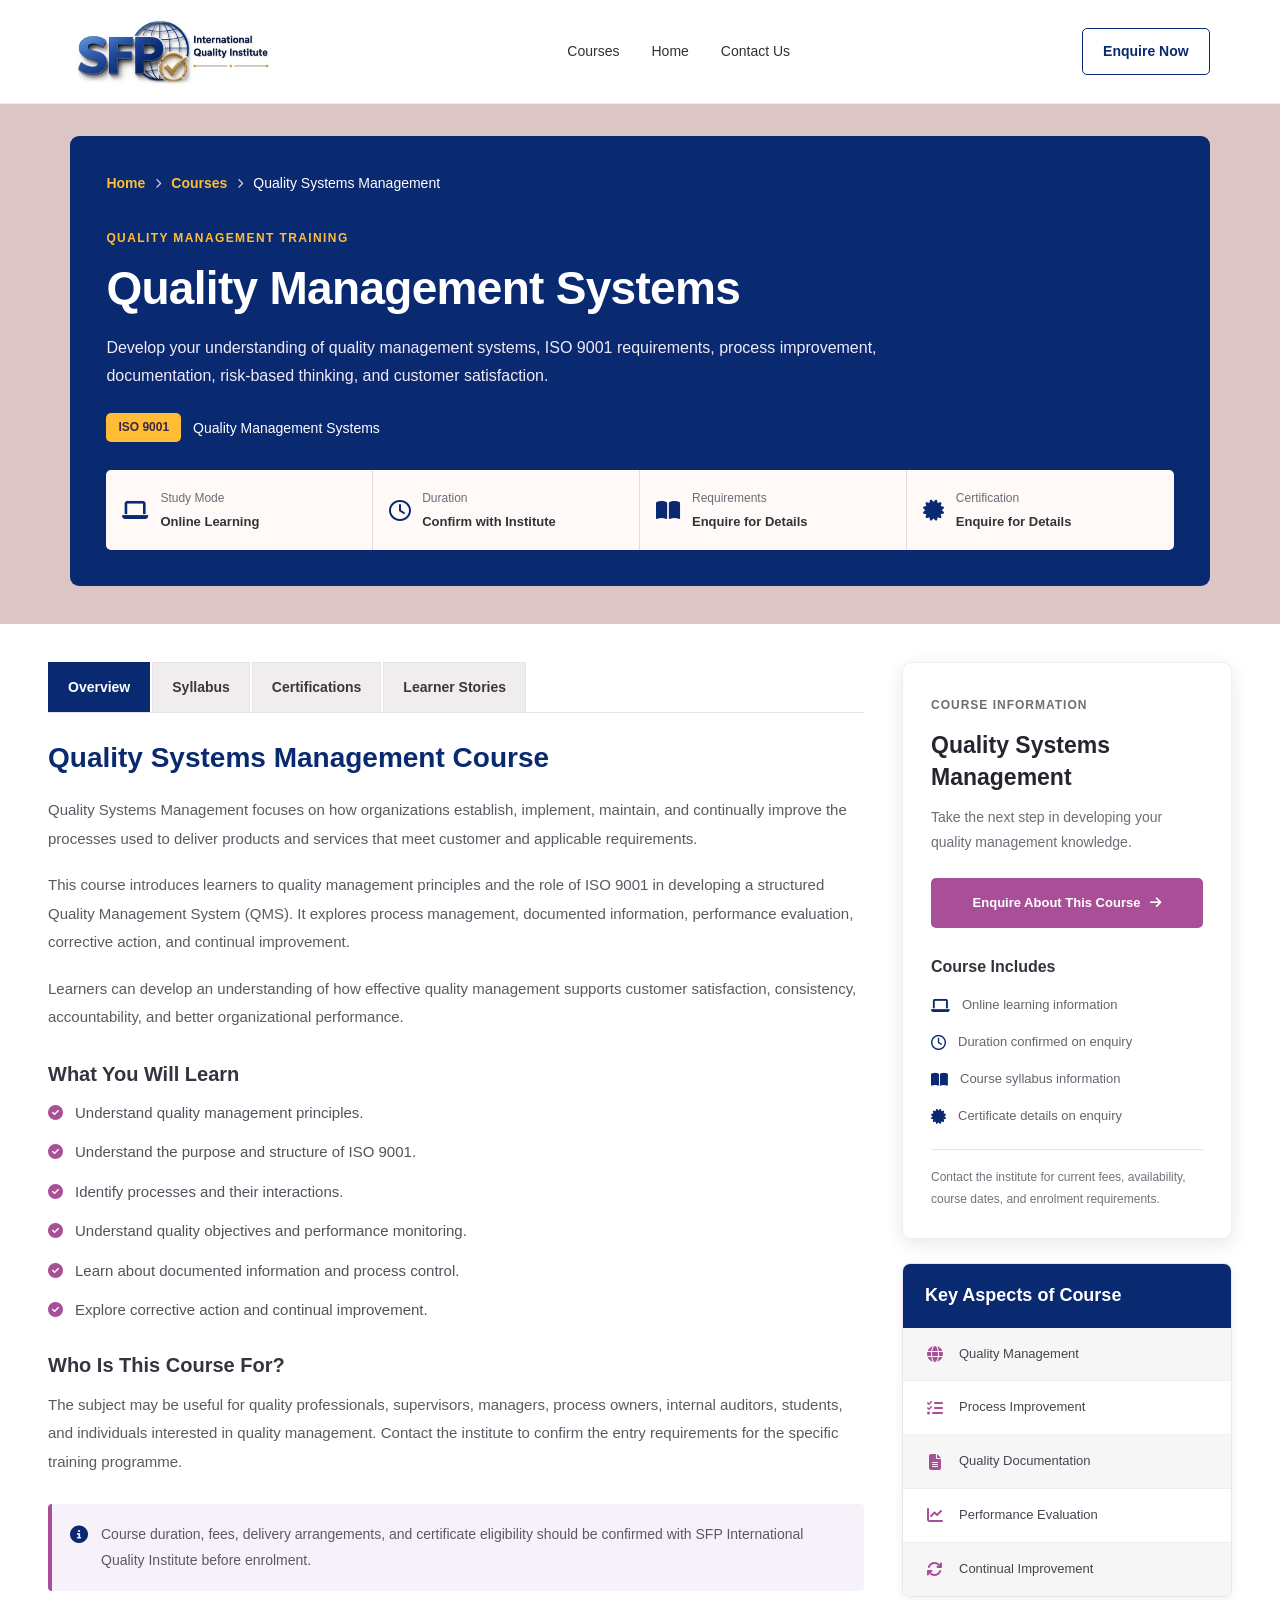
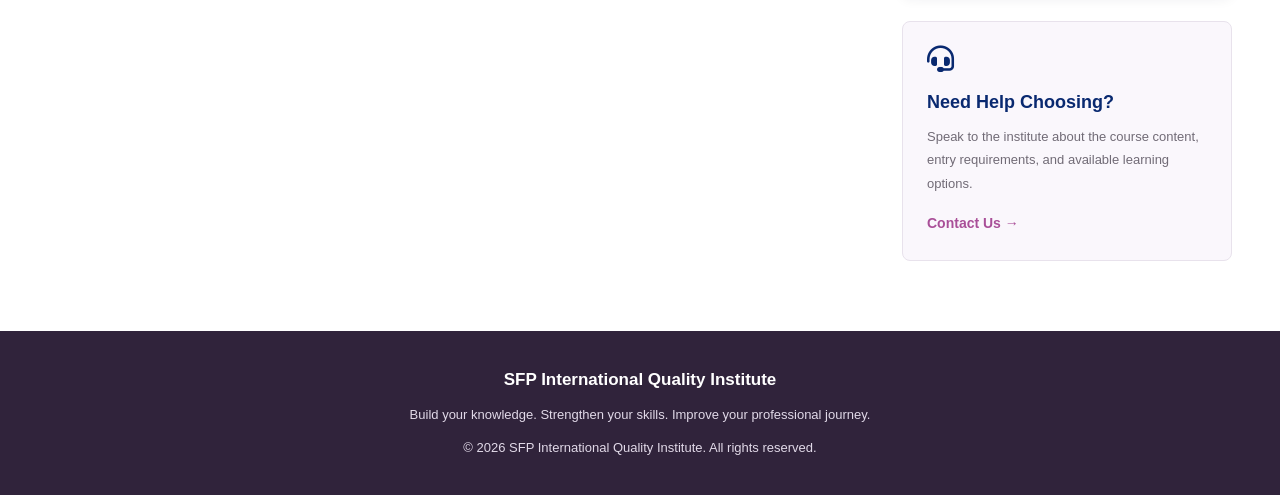
<file: qms.html>
<!DOCTYPE html>
<html lang="en">
<head>
    <meta charset="UTF-8">
    <meta name="viewport" content="width=device-width, initial-scale=1.0">

    <title>Quality Management Systems| SFP International Quality Institute</title>

    <meta name="description"
          content="Explore Quality Systems Management training, learn about ISO 9001, quality processes, documentation, risk-based thinking, and continual improvement.">

    <link rel="stylesheet" href="course.css">
    <!-- <link rel="stylesheet" href="quality-systems-management.css"> -->

    <link rel="stylesheet"
          href="https://cdnjs.cloudflare.com/ajax/libs/font-awesome/6.5.0/css/all.min.css">
</head>

<body>

    <!-- HEADER -->
    <header class="course-site-header">
        <a href="../index.html" class="site-logo">
            <img src="../images/logo_long_rect.png"
                 alt="SFP International Quality Institute">
        </a>

        <nav class="course-navigation" aria-label="Main navigation">
            <a href="../index.html#featured-courses">Courses</a>
            <a href="../index.html">Home</a>
            <a href="../contact.html">Contact Us</a>
        </nav>

        <a href="../contact.html" class="header-contact-btn">
            Enquire Now
        </a>

        <button class="mobile-menu-toggle"
                id="mobileMenuToggle"
                type="button"
                aria-label="Open navigation"
                aria-expanded="false">
            <i class="fa-solid fa-bars"></i>
        </button>
    </header>


    <!-- COURSE HERO -->
    <section class="course-hero">
        <div class="course-hero-container">

            <div class="course-breadcrumbs">
                <a href="../index.html">Home</a>
                <i class="fa-solid fa-chevron-right"></i>
                <a href="../index.html#featured-courses">Courses</a>
                <i class="fa-solid fa-chevron-right"></i>
                <span>Quality Systems Management</span>
            </div>

            <span class="hero-course-category">
                QUALITY MANAGEMENT TRAINING
            </span>

            <h1>Quality Management Systems</h1>

            <p class="hero-course-description">
                Develop your understanding of quality management systems,
                ISO 9001 requirements, process improvement, documentation,
                risk-based thinking, and customer satisfaction.
            </p>

            <div class="course-rating">
                <span class="rating-label">ISO 9001</span>
                <span>Quality Management Systems</span>
            </div>

            <div class="hero-course-facts">

                <div class="hero-fact">
                    <i class="fa-solid fa-laptop"></i>
                    <div>
                        <span>Study Mode</span>
                        <strong>Online Learning</strong>
                    </div>
                </div>

                <div class="hero-fact">
                    <i class="fa-regular fa-clock"></i>
                    <div>
                        <span>Duration</span>
                        <strong>Confirm with Institute</strong>
                    </div>
                </div>

                <div class="hero-fact">
                    <i class="fa-solid fa-book-open"></i>
                    <div>
                        <span>Requirements</span>
                        <strong>Enquire for Details</strong>
                    </div>
                </div>

                <div class="hero-fact">
                    <i class="fa-solid fa-certificate"></i>
                    <div>
                        <span>Certification</span>
                        <strong>Enquire for Details</strong>
                    </div>
                </div>

            </div>
        </div>
    </section>


    <!-- MAIN COURSE CONTENT -->
    <main class="course-page-container">

        <div class="course-main-column">

            <!-- COURSE TABS -->
            <nav class="course-tabs" aria-label="Course information tabs">
                <button class="course-tab active"
                        type="button"
                        id="tab-overview"
                        data-tab="overview"
                        aria-controls="overview"
                        aria-selected="true"
                        role="tab">
                    Overview
                </button>

                <button class="course-tab"
                        type="button"
                        id="tab-syllabus"
                        data-tab="syllabus"
                        aria-controls="syllabus"
                        aria-selected="false"
                        role="tab"
                        tabindex="-1">
                    Syllabus
                </button>

                <button class="course-tab"
                        type="button"
                        id="tab-certifications"
                        data-tab="certifications"
                        aria-controls="certifications"
                        aria-selected="false"
                        role="tab"
                        tabindex="-1">
                    Certifications
                </button>

                <button class="course-tab"
                        type="button"
                        id="tab-learner-stories"
                        data-tab="learner-stories"
                        aria-controls="learner-stories"
                        aria-selected="false"
                        role="tab"
                        tabindex="-1">
                    Learner Stories
                </button>
            </nav>


            <!-- OVERVIEW TAB -->
            <section class="course-tab-panel active"
                     id="overview"
                     role="tabpanel"
                     aria-labelledby="tab-overview">

                <h2>Quality Systems Management Course</h2>

                <p>
                    Quality Systems Management focuses on how organizations
                    establish, implement, maintain, and continually improve
                    the processes used to deliver products and services that
                    meet customer and applicable requirements.
                </p>

                <p>
                    This course introduces learners to quality management
                    principles and the role of ISO 9001 in developing a
                    structured Quality Management System (QMS). It explores
                    process management, documented information, performance
                    evaluation, corrective action, and continual improvement.
                </p>

                <p>
                    Learners can develop an understanding of how effective
                    quality management supports customer satisfaction,
                    consistency, accountability, and better organizational
                    performance.
                </p>

                <h3>What You Will Learn</h3>

                <ul class="learning-list">
                    <li>
                        <i class="fa-solid fa-circle-check"></i>
                        Understand quality management principles.
                    </li>
                    <li>
                        <i class="fa-solid fa-circle-check"></i>
                        Understand the purpose and structure of ISO 9001.
                    </li>
                    <li>
                        <i class="fa-solid fa-circle-check"></i>
                        Identify processes and their interactions.
                    </li>
                    <li>
                        <i class="fa-solid fa-circle-check"></i>
                        Understand quality objectives and performance monitoring.
                    </li>
                    <li>
                        <i class="fa-solid fa-circle-check"></i>
                        Learn about documented information and process control.
                    </li>
                    <li>
                        <i class="fa-solid fa-circle-check"></i>
                        Explore corrective action and continual improvement.
                    </li>
                </ul>

                <h3>Who Is This Course For?</h3>

                <p>
                    The subject may be useful for quality professionals,
                    supervisors, managers, process owners, internal auditors,
                    students, and individuals interested in quality management.
                    Contact the institute to confirm the entry requirements
                    for the specific training programme.
                </p>

                <div class="course-info-notice">
                    <i class="fa-solid fa-circle-info"></i>
                    <p>
                        Course duration, fees, delivery arrangements, and
                        certificate eligibility should be confirmed with
                        SFP International Quality Institute before enrolment.
                    </p>
                </div>

            </section>


            <!-- SYLLABUS TAB -->
            <section class="course-tab-panel"
                     id="syllabus"
                     role="tabpanel"
                     aria-labelledby="tab-syllabus"
                     hidden>

                <h2>Course Syllabus</h2>

                <p>
                    The following is a proposed learning outline for the
                    Quality Systems Management course. Confirm the official
                    syllabus with the institute before publishing it as
                    the final curriculum.
                </p>

                <div class="syllabus-list">

                    <details class="syllabus-item" open>
                        <summary>
                            <span>
                                <i class="fa-solid fa-book"></i>
                                Module 1: Introduction to Quality Management
                            </span>
                            <i class="fa-solid fa-chevron-down"></i>
                        </summary>
                        <div class="syllabus-content">
                            <ul>
                                <li>Meaning and importance of quality</li>
                                <li>Quality management principles</li>
                                <li>Benefits of a Quality Management System</li>
                            </ul>
                        </div>
                    </details>

                    <details class="syllabus-item">
                        <summary>
                            <span>
                                <i class="fa-solid fa-book"></i>
                                Module 2: Introduction to ISO 9001
                            </span>
                            <i class="fa-solid fa-chevron-down"></i>
                        </summary>
                        <div class="syllabus-content">
                            <ul>
                                <li>Purpose and scope of ISO 9001</li>
                                <li>Structure of the standard</li>
                                <li>Understanding organizational requirements</li>
                            </ul>
                        </div>
                    </details>

                    <details class="syllabus-item">
                        <summary>
                            <span>
                                <i class="fa-solid fa-book"></i>
                                Module 3: Processes and Documentation
                            </span>
                            <i class="fa-solid fa-chevron-down"></i>
                        </summary>
                        <div class="syllabus-content">
                            <ul>
                                <li>Process approach and process interactions</li>
                                <li>Documented information</li>
                                <li>Document and record control</li>
                            </ul>
                        </div>
                    </details>

                    <details class="syllabus-item">
                        <summary>
                            <span>
                                <i class="fa-solid fa-book"></i>
                                Module 4: Risk and Performance
                            </span>
                            <i class="fa-solid fa-chevron-down"></i>
                        </summary>
                        <div class="syllabus-content">
                            <ul>
                                <li>Risk-based thinking</li>
                                <li>Quality objectives and monitoring</li>
                                <li>Evaluation of process performance</li>
                            </ul>
                        </div>
                    </details>

                    <details class="syllabus-item">
                        <summary>
                            <span>
                                <i class="fa-solid fa-book"></i>
                                Module 5: Improvement and Corrective Action
                            </span>
                            <i class="fa-solid fa-chevron-down"></i>
                        </summary>
                        <div class="syllabus-content">
                            <ul>
                                <li>Identifying nonconformities</li>
                                <li>Corrective action and root-cause analysis</li>
                                <li>Continual improvement</li>
                            </ul>
                        </div>
                    </details>

                </div>
            </section>


            <!-- CERTIFICATIONS TAB -->
            <section class="course-tab-panel"
                     id="certifications"
                     role="tabpanel"
                     aria-labelledby="tab-certifications"
                     hidden>

                <h2>Certification Information</h2>

                <p>
                    Certification arrangements depend on the specific
                    training programme offered by the institute.
                </p>

                <div class="certification-card">
                    <div class="certification-icon">
                        <i class="fa-solid fa-award"></i>
                    </div>

                    <div>
                        <h3>Course Completion Certificate</h3>
                        <p>
                            Contact the institute to confirm whether a
                            certificate is offered, the completion criteria,
                            assessment requirements, and the name of the
                            issuing organization.
                        </p>
                    </div>
                </div>

                <div class="course-info-notice">
                    <i class="fa-solid fa-circle-info"></i>
                    <p>
                        Completing a training course does not, by itself,
                        certify an organization's management system to ISO 9001.
                        Organizational certification involves a separate
                        conformity assessment.
                    </p>
                </div>

                <a href="../contact.html" class="primary-course-button">
                    Ask About Certification
                    <i class="fa-solid fa-arrow-right"></i>
                </a>

            </section>


            <!-- LEARNER STORIES TAB -->
            <section class="course-tab-panel"
                     id="learner-stories"
                     role="tabpanel"
                     aria-labelledby="tab-learner-stories"
                     hidden>

                <h2>Learner Stories</h2>

                <p>
                    Interested in learning about other participants'
                    experiences? Contact the institute for information
                    about learner feedback and course experiences.
                </p>

                <div class="learner-story-placeholder">
                    <i class="fa-solid fa-comments"></i>
                    <h3>Hear From Our Learners</h3>
                    <p>
                        Verified learner reviews can be added here as they
                        become available.
                    </p>
                    <a href="../contact.html" class="secondary-course-button">
                        Contact the Institute
                    </a>
                </div>

            </section>

        </div>


        <!-- RIGHT SIDEBAR -->
        <aside class="course-sidebar">

            <!-- ENROLMENT CARD -->
            <div class="enrolment-card">

                <span class="sidebar-eyebrow">COURSE INFORMATION</span>

                <h2>Quality Systems Management</h2>

                <p class="sidebar-intro">
                    Take the next step in developing your quality
                    management knowledge.
                </p>

                <a href="../contact.html" class="enrolment-button">
                    Enquire About This Course
                    <i class="fa-solid fa-arrow-right"></i>
                </a>

                <h3>Course Includes</h3>

                <ul class="course-includes">
                    <li>
                        <i class="fa-solid fa-laptop"></i>
                        Online learning information
                    </li>
                    <li>
                        <i class="fa-regular fa-clock"></i>
                        Duration confirmed on enquiry
                    </li>
                    <li>
                        <i class="fa-solid fa-book-open"></i>
                        Course syllabus information
                    </li>
                    <li>
                        <i class="fa-solid fa-certificate"></i>
                        Certificate details on enquiry
                    </li>
                </ul>

                <p class="sidebar-note">
                    Contact the institute for current fees, availability,
                    course dates, and enrolment requirements.
                </p>

            </div>


            <!-- KEY ASPECTS CARD -->
            <div class="key-aspects-card">

                <h2>Key Aspects of Course</h2>

                <div class="key-aspect">
                    <i class="fa-solid fa-globe"></i>
                    <span>Quality Management</span>
                </div>

                <div class="key-aspect">
                    <i class="fa-solid fa-list-check"></i>
                    <span>Process Improvement</span>
                </div>

                <div class="key-aspect">
                    <i class="fa-solid fa-file-lines"></i>
                    <span>Quality Documentation</span>
                </div>

                <div class="key-aspect">
                    <i class="fa-solid fa-chart-line"></i>
                    <span>Performance Evaluation</span>
                </div>

                <div class="key-aspect">
                    <i class="fa-solid fa-arrows-rotate"></i>
                    <span>Continual Improvement</span>
                </div>

            </div>


            <!-- HELP CARD -->
            <div class="course-help-card">
                <i class="fa-solid fa-headset"></i>
                <h3>Need Help Choosing?</h3>
                <p>
                    Speak to the institute about the course content,
                    entry requirements, and available learning options.
                </p>
                <a href="../contact.html">Contact Us →</a>
            </div>

        </aside>

    </main>


    <!-- FOOTER -->
    <footer class="course-page-footer">
        <div class="footer-inner">
            <a href="../index.html">SFP International Quality Institute</a>

            <p>
                Build your knowledge. Strengthen your skills.
                Improve your professional journey.
            </p>

            <p>
                &copy; <span id="courseFooterYear"></span>
                SFP International Quality Institute. All rights reserved.
            </p>
        </div>
    </footer>


    <script src="main.js"></script>

</body>
</html>
</file>
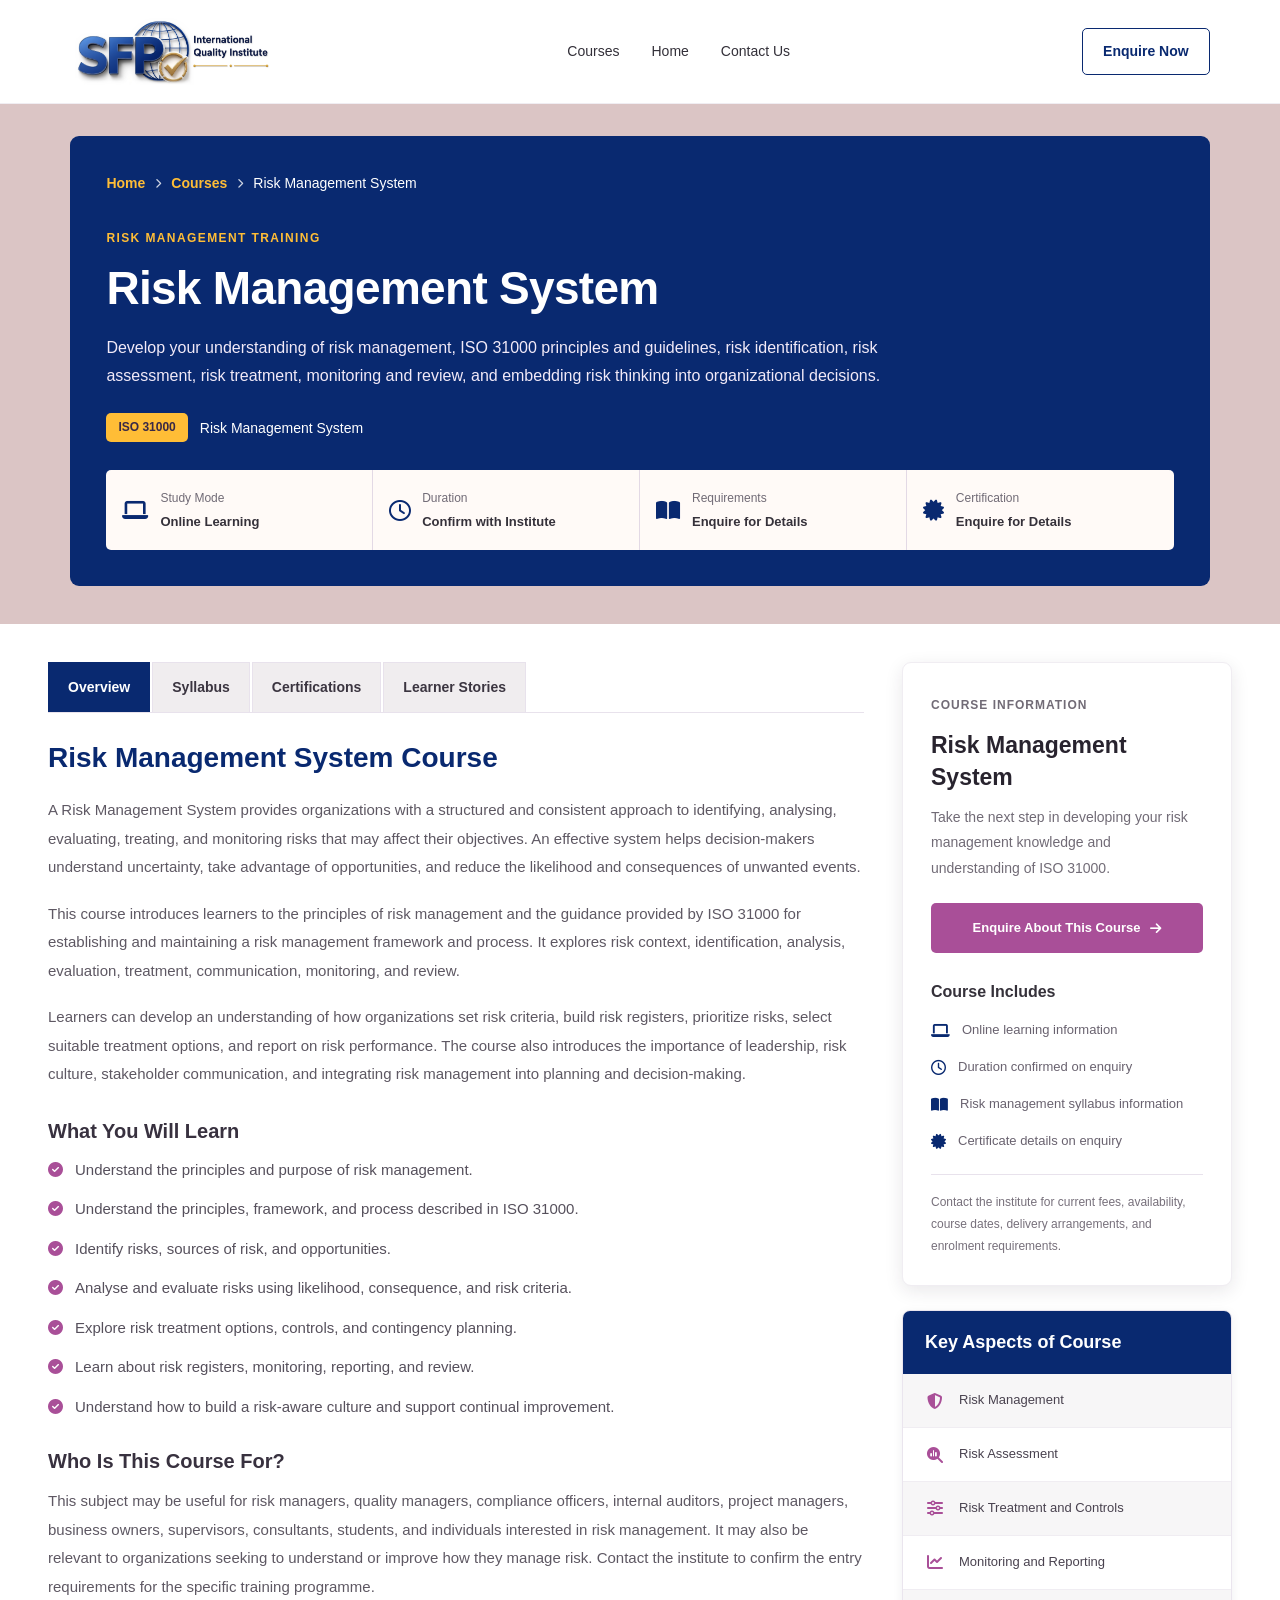
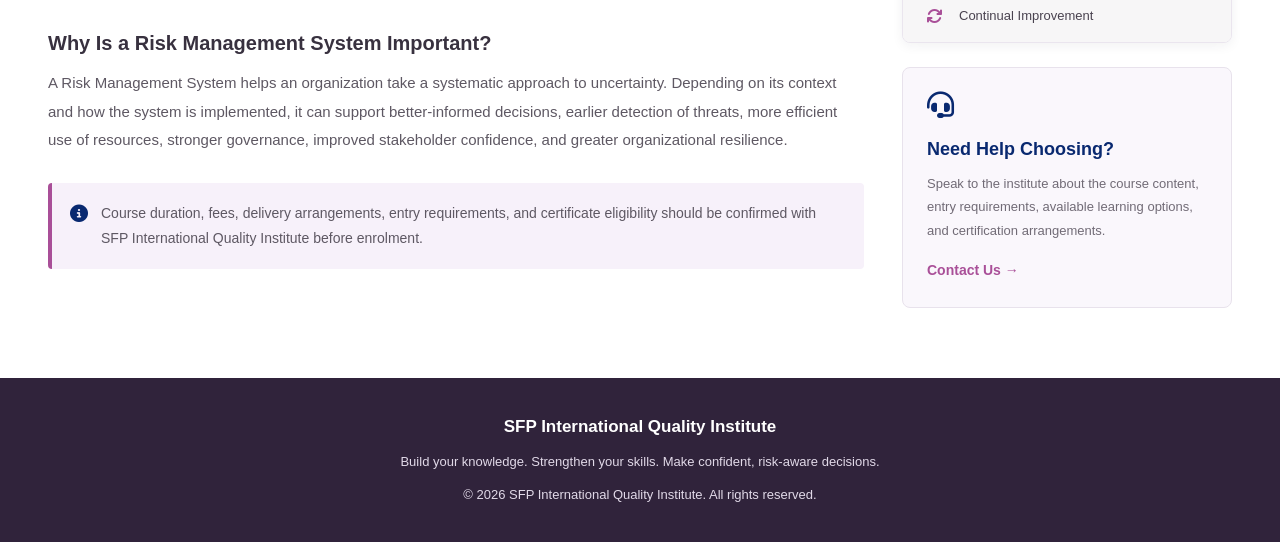
<file: rms.html>
<!DOCTYPE html>
<html lang="en">
<head>
    <meta charset="UTF-8">
    <meta name="viewport" content="width=device-width, initial-scale=1.0">

    <title>Risk Management System | SFP International Quality Institute</title>

    <meta name="description"
          content="Explore Risk Management System training, including ISO 31000, risk identification, risk assessment, risk treatment, monitoring and review, and embedding risk management in organizational decision-making.">

    <meta name="keywords"
          content="Risk Management System, ISO 31000, risk assessment, risk treatment, enterprise risk management, SFP International Quality Institute">

    <link rel="stylesheet" href="course.css">

    <link rel="stylesheet"
          href="https://cdnjs.cloudflare.com/ajax/libs/font-awesome/6.5.0/css/all.min.css">
</head>

<body>

    <!-- HEADER -->
    <header class="course-site-header">
        <a href="../index.html" class="site-logo">
            <img src="../images/logo_long_rect.png"
                 alt="SFP International Quality Institute">
        </a>

        <nav class="course-navigation" aria-label="Main navigation">
            <a href="../index.html#featured-courses">Courses</a>
            <a href="../index.html">Home</a>
            <a href="../contact.html">Contact Us</a>
        </nav>

        <a href="../contact.html" class="header-contact-btn">
            Enquire Now
        </a>

        <button class="mobile-menu-toggle"
                id="mobileMenuToggle"
                type="button"
                aria-label="Open navigation"
                aria-expanded="false">
            <i class="fa-solid fa-bars"></i>
        </button>
    </header>


    <!-- COURSE HERO -->
    <section class="course-hero">
        <div class="course-hero-container">

            <div class="course-breadcrumbs">
                <a href="../index.html">Home</a>
                <i class="fa-solid fa-chevron-right"></i>
                <a href="../index.html#featured-courses">Courses</a>
                <i class="fa-solid fa-chevron-right"></i>
                <span>Risk Management System</span>
            </div>

            <span class="hero-course-category">
                RISK MANAGEMENT TRAINING
            </span>

            <h1>Risk Management System</h1>

            <p class="hero-course-description">
                Develop your understanding of risk management,
                ISO 31000 principles and guidelines, risk identification,
                risk assessment, risk treatment, monitoring and review,
                and embedding risk thinking into organizational decisions.
            </p>

            <div class="course-rating">
                <span class="rating-label">ISO 31000</span>
                <span>Risk Management System</span>
            </div>

            <div class="hero-course-facts">

                <div class="hero-fact">
                    <i class="fa-solid fa-laptop"></i>
                    <div>
                        <span>Study Mode</span>
                        <strong>Online Learning</strong>
                    </div>
                </div>

                <div class="hero-fact">
                    <i class="fa-regular fa-clock"></i>
                    <div>
                        <span>Duration</span>
                        <strong>Confirm with Institute</strong>
                    </div>
                </div>

                <div class="hero-fact">
                    <i class="fa-solid fa-book-open"></i>
                    <div>
                        <span>Requirements</span>
                        <strong>Enquire for Details</strong>
                    </div>
                </div>

                <div class="hero-fact">
                    <i class="fa-solid fa-certificate"></i>
                    <div>
                        <span>Certification</span>
                        <strong>Enquire for Details</strong>
                    </div>
                </div>

            </div>
        </div>
    </section>


    <!-- MAIN COURSE CONTENT -->
    <main class="course-page-container">

        <div class="course-main-column">

            <!-- COURSE TABS -->
            <nav class="course-tabs" aria-label="Course information tabs" role="tablist">

                <button class="course-tab active"
                        type="button"
                        id="tab-overview"
                        data-tab="overview"
                        aria-controls="overview"
                        aria-selected="true"
                        role="tab">
                    Overview
                </button>

                <button class="course-tab"
                        type="button"
                        id="tab-syllabus"
                        data-tab="syllabus"
                        aria-controls="syllabus"
                        aria-selected="false"
                        role="tab"
                        tabindex="-1">
                    Syllabus
                </button>

                <button class="course-tab"
                        type="button"
                        id="tab-certifications"
                        data-tab="certifications"
                        aria-controls="certifications"
                        aria-selected="false"
                        role="tab"
                        tabindex="-1">
                    Certifications
                </button>

                <button class="course-tab"
                        type="button"
                        id="tab-learner-stories"
                        data-tab="learner-stories"
                        aria-controls="learner-stories"
                        aria-selected="false"
                        role="tab"
                        tabindex="-1">
                    Learner Stories
                </button>

            </nav>


            <!-- OVERVIEW TAB -->
            <section class="course-tab-panel active"
                     id="overview"
                     role="tabpanel"
                     aria-labelledby="tab-overview">

                <h2>Risk Management System Course</h2>

                <p>
                    A Risk Management System provides organizations with a
                    structured and consistent approach to identifying,
                    analysing, evaluating, treating, and monitoring risks
                    that may affect their objectives. An effective system
                    helps decision-makers understand uncertainty, take
                    advantage of opportunities, and reduce the likelihood
                    and consequences of unwanted events.
                </p>

                <p>
                    This course introduces learners to the principles of
                    risk management and the guidance provided by ISO 31000
                    for establishing and maintaining a risk management
                    framework and process. It explores risk context,
                    identification, analysis, evaluation, treatment,
                    communication, monitoring, and review.
                </p>

                <p>
                    Learners can develop an understanding of how
                    organizations set risk criteria, build risk registers,
                    prioritize risks, select suitable treatment options, and
                    report on risk performance. The course also introduces
                    the importance of leadership, risk culture, stakeholder
                    communication, and integrating risk management into
                    planning and decision-making.
                </p>

                <h3>What You Will Learn</h3>

                <ul class="learning-list">
                    <li>
                        <i class="fa-solid fa-circle-check"></i>
                        Understand the principles and purpose of risk
                        management.
                    </li>
                    <li>
                        <i class="fa-solid fa-circle-check"></i>
                        Understand the principles, framework, and process
                        described in ISO 31000.
                    </li>
                    <li>
                        <i class="fa-solid fa-circle-check"></i>
                        Identify risks, sources of risk, and opportunities.
                    </li>
                    <li>
                        <i class="fa-solid fa-circle-check"></i>
                        Analyse and evaluate risks using likelihood,
                        consequence, and risk criteria.
                    </li>
                    <li>
                        <i class="fa-solid fa-circle-check"></i>
                        Explore risk treatment options, controls, and
                        contingency planning.
                    </li>
                    <li>
                        <i class="fa-solid fa-circle-check"></i>
                        Learn about risk registers, monitoring, reporting,
                        and review.
                    </li>
                    <li>
                        <i class="fa-solid fa-circle-check"></i>
                        Understand how to build a risk-aware culture and
                        support continual improvement.
                    </li>
                </ul>

                <h3>Who Is This Course For?</h3>

                <p>
                    This subject may be useful for risk managers, quality
                    managers, compliance officers, internal auditors,
                    project managers, business owners, supervisors,
                    consultants, students, and individuals interested in
                    risk management. It may also be relevant to
                    organizations seeking to understand or improve how they
                    manage risk. Contact the institute to confirm the entry
                    requirements for the specific training programme.
                </p>

                <h3>Why Is a Risk Management System Important?</h3>

                <p>
                    A Risk Management System helps an organization take a
                    systematic approach to uncertainty. Depending on its
                    context and how the system is implemented, it can
                    support better-informed decisions, earlier detection of
                    threats, more efficient use of resources, stronger
                    governance, improved stakeholder confidence, and greater
                    organizational resilience.
                </p>

                <div class="course-info-notice">
                    <i class="fa-solid fa-circle-info"></i>
                    <p>
                        Course duration, fees, delivery arrangements,
                        entry requirements, and certificate eligibility
                        should be confirmed with SFP International Quality
                        Institute before enrolment.
                    </p>
                </div>

            </section>


            <!-- SYLLABUS TAB -->
            <section class="course-tab-panel"
                     id="syllabus"
                     role="tabpanel"
                     aria-labelledby="tab-syllabus"
                     hidden>

                <h2>Risk Management System Course Syllabus</h2>

                <p>
                    The following is a proposed learning outline covering
                    core Risk Management topics. The official syllabus,
                    course depth, and assessment arrangements should be
                    confirmed with the institute before this outline is
                    presented as the final curriculum.
                </p>

                <div class="syllabus-list">

                    <details class="syllabus-item" open>
                        <summary>
                            <span>
                                <i class="fa-solid fa-book"></i>
                                Module 1: Introduction to Risk Management
                            </span>
                            <i class="fa-solid fa-chevron-down"></i>
                        </summary>

                        <div class="syllabus-content">
                            <ul>
                                <li>Meaning of risk, uncertainty, and objectives</li>
                                <li>Purpose and value of risk management</li>
                                <li>Benefits of a Risk Management System</li>
                                <li>Roles and responsibilities in risk management</li>
                            </ul>
                        </div>
                    </details>

                    <details class="syllabus-item">
                        <summary>
                            <span>
                                <i class="fa-solid fa-book"></i>
                                Module 2: Introduction to ISO 31000
                            </span>
                            <i class="fa-solid fa-chevron-down"></i>
                        </summary>

                        <div class="syllabus-content">
                            <ul>
                                <li>Purpose and scope of ISO 31000</li>
                                <li>Principles of effective risk management</li>
                                <li>The risk management framework</li>
                                <li>Leadership, commitment, and integration into governance</li>
                            </ul>
                        </div>
                    </details>

                    <details class="syllabus-item">
                        <summary>
                            <span>
                                <i class="fa-solid fa-book"></i>
                                Module 3: Context and Risk Identification
                            </span>
                            <i class="fa-solid fa-chevron-down"></i>
                        </summary>

                        <div class="syllabus-content">
                            <ul>
                                <li>Establishing internal and external context</li>
                                <li>Defining scope, objectives, and risk criteria</li>
                                <li>Techniques for identifying risks and opportunities</li>
                                <li>Building and maintaining a risk register</li>
                            </ul>
                        </div>
                    </details>

                    <details class="syllabus-item">
                        <summary>
                            <span>
                                <i class="fa-solid fa-book"></i>
                                Module 4: Risk Analysis and Evaluation
                            </span>
                            <i class="fa-solid fa-chevron-down"></i>
                        </summary>

                        <div class="syllabus-content">
                            <ul>
                                <li>Assessing likelihood and consequence</li>
                                <li>Qualitative, semi-quantitative, and quantitative approaches</li>
                                <li>Risk matrices and risk ratings</li>
                                <li>Comparing results with risk criteria and prioritizing risks</li>
                            </ul>
                        </div>
                    </details>

                    <details class="syllabus-item">
                        <summary>
                            <span>
                                <i class="fa-solid fa-book"></i>
                                Module 5: Risk Treatment and Controls
                            </span>
                            <i class="fa-solid fa-chevron-down"></i>
                        </summary>

                        <div class="syllabus-content">
                            <ul>
                                <li>Risk treatment options: avoid, reduce, share, accept</li>
                                <li>Selecting and evaluating controls</li>
                                <li>Treatment plans, responsibilities, and timelines</li>
                                <li>Residual risk and risk appetite</li>
                                <li>Risk considerations in projects and outsourced activities</li>
                            </ul>
                        </div>
                    </details>

                    <details class="syllabus-item">
                        <summary>
                            <span>
                                <i class="fa-solid fa-book"></i>
                                Module 6: Business Continuity and Crisis Preparedness
                            </span>
                            <i class="fa-solid fa-chevron-down"></i>
                        </summary>

                        <div class="syllabus-content">
                            <ul>
                                <li>Identifying critical activities and potential disruptions</li>
                                <li>Contingency and continuity planning</li>
                                <li>Responding to incidents and crises</li>
                                <li>Testing and reviewing response arrangements</li>
                            </ul>
                        </div>
                    </details>

                    <details class="syllabus-item">
                        <summary>
                            <span>
                                <i class="fa-solid fa-book"></i>
                                Module 7: Communication, Monitoring, and Review
                            </span>
                            <i class="fa-solid fa-chevron-down"></i>
                        </summary>

                        <div class="syllabus-content">
                            <ul>
                                <li>Communication and consultation with stakeholders</li>
                                <li>Monitoring risks and the effectiveness of controls</li>
                                <li>Risk reporting and key risk indicators</li>
                                <li>Recording and reporting risk information</li>
                            </ul>
                        </div>
                    </details>

                    <details class="syllabus-item">
                        <summary>
                            <span>
                                <i class="fa-solid fa-book"></i>
                                Module 8: Risk Culture and Continual Improvement
                            </span>
                            <i class="fa-solid fa-chevron-down"></i>
                        </summary>

                        <div class="syllabus-content">
                            <ul>
                                <li>Building a risk-aware organizational culture</li>
                                <li>Reviewing the risk management framework</li>
                                <li>Learning from incidents and near misses</li>
                                <li>Continual improvement of risk management</li>
                            </ul>
                        </div>
                    </details>

                </div>
            </section>


            <!-- CERTIFICATIONS TAB -->
            <section class="course-tab-panel"
                     id="certifications"
                     role="tabpanel"
                     aria-labelledby="tab-certifications"
                     hidden>

                <h2>Risk Management Certification Information</h2>

                <p>
                    Certification arrangements depend on the specific
                    training programme offered by the institute. Before
                    enrolling, learners should confirm the course level,
                    assessment requirements, certificate eligibility, and
                    issuing organization.
                </p>

                <div class="certification-card">
                    <div class="certification-icon">
                        <i class="fa-solid fa-award"></i>
                    </div>

                    <div>
                        <h3>Risk Management Course Certificate</h3>
                        <p>
                            Contact the institute to confirm whether a
                            certificate is offered, the completion criteria,
                            assessment requirements, and the organization
                            responsible for issuing it.
                        </p>
                    </div>
                </div>

                <div class="certification-card">
                    <div class="certification-icon">
                        <i class="fa-solid fa-triangle-exclamation"></i>
                    </div>

                    <div>
                        <h3>ISO 31000 Learning and Implementation</h3>
                        <p>
                            Training may help learners understand the
                            guidance in ISO 31000 and how a risk management
                            framework and process can be implemented and
                            maintained. Confirm with the institute whether
                            the programme covers awareness, implementation,
                            risk assessment practice, or another specific
                            course level.
                        </p>
                    </div>
                </div>

                <div class="course-info-notice">
                    <i class="fa-solid fa-circle-info"></i>
                    <p>
                        ISO 31000 provides guidelines rather than
                        requirements, so organizations are not certified
                        against it in the way they are against management
                        system standards. Completing a training course
                        does not, by itself, certify an organization's
                        risk management practices.
                    </p>
                </div>

                <a href="../contact.html" class="primary-course-button">
                    Ask About Certification
                    <i class="fa-solid fa-arrow-right"></i>
                </a>

            </section>


            <!-- LEARNER STORIES TAB -->
            <section class="course-tab-panel"
                     id="learner-stories"
                     role="tabpanel"
                     aria-labelledby="tab-learner-stories"
                     hidden>

                <h2>Learner Stories</h2>

                <p>
                    Learning about risk management can help participants
                    connect risk principles with practical workplace
                    responsibilities. Contact the institute for information
                    about learner feedback and course experiences.
                </p>

                <div class="learner-story-placeholder">
                    <i class="fa-solid fa-comments"></i>

                    <h3>Hear From Our Learners</h3>

                    <p>
                        Verified learner reviews and testimonials can be
                        added here as they become available.
                    </p>

                    <a href="../contact.html" class="secondary-course-button">
                        Contact the Institute
                    </a>
                </div>

            </section>

        </div>


        <!-- RIGHT SIDEBAR -->
        <aside class="course-sidebar">

            <!-- ENROLMENT CARD -->
            <div class="enrolment-card">

                <span class="sidebar-eyebrow">COURSE INFORMATION</span>

                <h2>Risk Management System</h2>

                <p class="sidebar-intro">
                    Take the next step in developing your risk management
                    knowledge and understanding of ISO 31000.
                </p>

                <a href="../contact.html" class="enrolment-button">
                    Enquire About This Course
                    <i class="fa-solid fa-arrow-right"></i>
                </a>

                <h3>Course Includes</h3>

                <ul class="course-includes">
                    <li>
                        <i class="fa-solid fa-laptop"></i>
                        Online learning information
                    </li>
                    <li>
                        <i class="fa-regular fa-clock"></i>
                        Duration confirmed on enquiry
                    </li>
                    <li>
                        <i class="fa-solid fa-book-open"></i>
                        Risk management syllabus information
                    </li>
                    <li>
                        <i class="fa-solid fa-certificate"></i>
                        Certificate details on enquiry
                    </li>
                </ul>

                <p class="sidebar-note">
                    Contact the institute for current fees, availability,
                    course dates, delivery arrangements, and enrolment
                    requirements.
                </p>

            </div>


            <!-- KEY ASPECTS CARD -->
            <div class="key-aspects-card">

                <h2>Key Aspects of Course</h2>

                <div class="key-aspect">
                    <i class="fa-solid fa-shield-halved"></i>
                    <span>Risk Management</span>
                </div>

                <div class="key-aspect">
                    <i class="fa-solid fa-magnifying-glass-chart"></i>
                    <span>Risk Assessment</span>
                </div>

                <div class="key-aspect">
                    <i class="fa-solid fa-sliders"></i>
                    <span>Risk Treatment and Controls</span>
                </div>

                <div class="key-aspect">
                    <i class="fa-solid fa-chart-line"></i>
                    <span>Monitoring and Reporting</span>
                </div>

                <div class="key-aspect">
                    <i class="fa-solid fa-arrows-rotate"></i>
                    <span>Continual Improvement</span>
                </div>

            </div>


            <!-- HELP CARD -->
            <div class="course-help-card">
                <i class="fa-solid fa-headset"></i>

                <h3>Need Help Choosing?</h3>

                <p>
                    Speak to the institute about the course content,
                    entry requirements, available learning options, and
                    certification arrangements.
                </p>

                <a href="../contact.html">Contact Us →</a>
            </div>

        </aside>

    </main>


    <!-- FOOTER -->
    <footer class="course-page-footer">
        <div class="footer-inner">

            <a href="../index.html">
                SFP International Quality Institute
            </a>

            <p>
                Build your knowledge. Strengthen your skills.
                Make confident, risk-aware decisions.
            </p>

            <p>
                &copy; <span id="courseFooterYear"></span>
                SFP International Quality Institute. All rights reserved.
            </p>

        </div>
    </footer>


    <script src="main.js"></script>

</body>
</html>
</file>
<file: main.css>
/* Reset */
* {
    margin: 0;
    padding: 0;
    box-sizing: border-box;
}

body {
    font-family: Arial, Helvetica, sans-serif;
    background-color: #ffffff;
}
a {
    text-decoration: none;
}
/* Main Header */
.header {
    width: 100%;
    height: 100px;
    padding: 0 4.2%;
    display: flex;
    align-items: center;
    justify-content: space-between;
    background-color: #ffffff;
    margin-top: 15px;
}

/* Logo */
header .logo{
    display: flex;
    align-items: center;
}

.logo img {
    /* width: 210px; */
    height: 100px;
    object-fit: contain;
    object-position: left center;
    display: block;
}

/* Navigation */
.navigation {
    display: flex;
    align-items: center;
    gap: 58px;
}

.navigation a {
    text-decoration: none;
    color: #111111;
    font-size: 16px;
    font-weight: 500;
    transition: color 0.2s ease;
}

.navigation a:hover {
    color: #762c61;
}

/* Login and Signup */
.auth-buttons {
    display: flex;
    align-items: center;
    gap: 20px;
}

.btn {
    height: 45px;
    padding: 0 23px;
    display: flex;
    align-items: center;
    justify-content: center;
    text-decoration: none;
    font-size: 14px;
    font-weight: 600;
    border: 1px solid #000000;
    transition: all 0.2s ease;
}

.btn-login {
    background-color: #ffffff;
    color: #000000;
}

.btn-login:hover {
    background-color: #f2f2f2;
}

.btn-signup {
    background-color: #000000;
    color: #ffffff;
}

.btn-signup:hover {
    background-color: #702d60;
    border-color: #702d60;
}



/* =========================
   HERO SECTION
========================= */

.hero {
    min-height: 413px;
    padding: 35px 4.1% 20px;
    display: flex;
    align-items: stretch;
    justify-content: space-between;
    gap: 20px;
    background: #092970;
    color: #fff;
    overflow: hidden;
}

.hero-content {
    flex: 1 1 65%;
    min-width: 0;
    padding-top: 37px;
    position: relative;
    z-index: 1;
}

.hero-content h1 {
    max-width: 780px;
    margin-bottom: 10px;
    font-size: 48px;
    line-height: 1.12;
    font-weight: 800;
    letter-spacing: -1px;
}

.hero-content h1 span {
    display: block;
    color: #f15b36;
    margin-top: 5px;
}

.search-box {
    width: 100%;
    max-width: 755px;
    margin-top: 10px;
    padding: 25px 14px 19px;
    border-radius: 12px;
    background: #272330;
    text-align: center;
}

.search-box p {
    margin-bottom: 21px;
    font-size: 17px;
    line-height: 1.5;
    color: #f5f5f5;
}

.course-search {
    display: flex;
    gap: 8px;
    padding: 0 20px;
}

.course-search input {
    flex: 1;
    min-width: 0;
    height: 51px;
    padding: 0 13px;
    border: 1px solid #ddd;
    border-radius: 6px;
    outline: none;
    font-family: inherit;
    font-size: 15px;
}

.course-search input:focus {
    border-color: #d7c16b;
}

.course-search button {
    padding: 0 30px;
    border: none;
    border-radius: 6px;
    background: #d7c16b;
    color: #000;
    font-size: 15px;
    font-weight: 600;
    white-space: nowrap;
    cursor: pointer;
    transition: 0.3s;
}

.course-search button:hover {
    background: #c5ac4c;
}

.search-links {
    display: flex;
    justify-content: center;
    align-items: center;
    gap: 35px;
    margin-top: 22px;
}

.search-links a {
    color: #fff;
    font-size: 15px;
    font-weight: 700;
}

.search-links a:hover {
    color: #d7c16b;
}

.search-links span {
    color: #fff;
}


/* =========================
   HERO IMAGE
========================= */

.hero-image {
    width: 100%;
    max-width: 420px;
    height: 320px;
    margin: 0 auto;
    overflow: hidden;
    border-radius: 14px;
    box-shadow: 0 10px 30px rgba(0, 0, 0, 0.2);
}

.hero-image img {
    width: 100%;
    height: 100%;
    display: block;
    object-fit: cover;
    object-position: center;
    transition: transform 0.4s ease;
}

.hero-image:hover img {
    transform: scale(1.04);
}

@media (max-width: 768px) {
    .hero-image {
        max-width: 100%;
        height: 260px;
    }
}
/* =========================
   SUBJECTS SECTION
========================= */

.subjects {
    width: 100%;
    min-height: 440px;
    padding: 56px 4.1% 85px;
    margin-top: 25px;
    background: #dbc5c5;
    text-align: center;
}

.subjects h2 {
    margin-bottom: 28px;
    font-size: 25px;
    font-weight: 700;
}

.subjects h3 {
    margin-bottom: 20px;
}
.subject-grid {
    display: grid;
    grid-template-columns: repeat(4, minmax(0, 1fr));
    gap: 20px;
}

.subject-card {
    min-height: 80px;
    padding: 15px 20px;
    display: flex;
    align-items: center;
    justify-content: flex-start;
    gap: 17px;
    background: #fff;
    border-radius: 8px;
    color: #202033;
    text-align: left;
    transition: transform 0.25s, box-shadow 0.25s;
}

.subject-card:hover {
    transform: translateY(-3px);
    box-shadow: 0 5px 15px rgba(0, 0, 0, 0.08);
}

.subject-card i {
    flex-shrink: 0;
    width: 30px;
    font-size: 25px;
    color: #080808;
    text-align: center;
}

.subject-card span {
    font-size: 18px;
    line-height: 1.25;
    font-weight: 500;
}

.view-subjects-btn {
    display: inline-block;
    margin-top: 55px;
    padding: 16px 28px;
    border-radius: 5px;
    background: #ad4d9a;
    color: #fff;
    font-size: 19px;
    font-weight: 700;
    transition: background 0.3s;
}

.view-subjects-btn:hover {
    background: #842f72;
}


/* =========================
   LAPTOP WIDTH ADJUSTMENTS
========================= */

@media (max-width: 1200px) {
    .header {
        padding: 0 3%;
    }

    .logo img {
        width: 180px;
    }

    .navigation {
        gap: 30px;
    }

    .hero {
        padding-left: 3%;
        padding-right: 3%;
    }

    .hero-content h1 {
        font-size: 40px;
    }

    .search-box {
        padding-left: 10px;
        padding-right: 10px;
    }

    .course-search {
        padding: 0 8px;
    }

    .course-search button {
        padding: 0 18px;
    }

    .subjects {
        padding-left: 3%;
        padding-right: 3%;
    }

    .subject-card {
        padding: 14px;
        gap: 12px;
    }

    .subject-card span {
        font-size: 16px;
    }
}

/* =====================================
   FEATURED ISO TRAINING COURSES
===================================== */

.featured-courses {
    width: 100%;
    padding: 65px 0 60px;
    background: #f7f8fb;
    font-family: Arial, Helvetica, sans-serif;
    color: #14213d;
}

.courses-container {
    width: 84%;
    max-width: 1200px;
    margin: 0 auto;
}

/* Section heading */

.courses-heading {
    margin-bottom: 38px;
}

.section-label {
    display: inline-block;
    margin-bottom: 10px;
    color: #e9573f;
    font-size: 12px;
    font-weight: 700;
    letter-spacing: 2px;
}

.courses-heading h2 {
    margin: 0 0 14px;
    color: #102c6c;
    font-size: 30px;
    font-weight: 750;
    line-height: 1.3;
}

.courses-heading p {
    max-width: 680px;
    margin: 0;
    color: #626b7b;
    font-size: 15px;
    line-height: 1.8;
}

/* Course grid */

.courses-grid {
    display: grid;
    grid-template-columns: repeat(4, minmax(0, 1fr));
    gap: 20px;
    align-items: stretch;
}

/* Course card */

.course-card {
    min-width: 0;
    display: flex;
    flex-direction: column;
    overflow: hidden;

    background: #ffffff;
    border: 1px solid #dce1ea;
    border-radius: 11px;

    transition:
        transform 0.25s ease,
        box-shadow 0.25s ease,
        border-color 0.25s ease;
}

.course-card:hover {
    transform: translateY(-5px);
    border-color: #b9c8e5;
    box-shadow: 0 12px 28px rgba(16, 44, 108, 0.10);
}

/* Image */

.course-image {
    position: relative;
    width: 100%;
    height: 165px;
    overflow: hidden;
    background: #e5eaf3;
}

.course-image img {
    display: block;
    width: 100%;
    height: 100%;
    object-fit: cover;
    object-position: center;

    transition: transform 0.4s ease;
}

.course-card:hover .course-image img {
    transform: scale(1.05);
}

/* Category badge */

.course-category {
    position: absolute;
    left: 12px;
    bottom: 12px;

    padding: 6px 9px;
    border-radius: 4px;

    background: #102c6c;
    color: #ffffff;

    font-size: 10px;
    font-weight: 700;
    letter-spacing: 0.5px;
}

/* Card content */

.course-content {
    display: flex;
    flex: 1;
    flex-direction: column;
    padding: 17px 14px 16px;
}

.course-code {
    margin-bottom: 8px;
    color: #b04c91;
    font-size: 12px;
    font-weight: 700;
    letter-spacing: 0.4px;
}

.course-content h3 {
    margin: 0 0 12px;
    color: #17213a;
    font-size: 17px;
    font-weight: 700;
    line-height: 1.4;
}

.course-description {
    margin: 0 0 18px;
    color: #646b78;
    font-size: 13px;
    line-height: 1.7;
}

/* Course details */

.course-meta {
    display: flex;
    flex-direction: column;
    gap: 10px;
    margin-bottom: 20px;
}

.course-meta span {
    color: #666c78;
    font-size: 12px;
    line-height: 1.5;
}

/* Price and link */

.course-footer {
    display: flex;
    flex-wrap: wrap;
    align-items: center;
    justify-content: space-between;
    gap: 10px;

    margin-top: auto;
    padding-top: 15px;
    border-top: 1px solid #edf0f5;
}

.course-price {
    color: #102c6c;
    font-size: 20px;
    font-weight: 800;
}

.course-link {
    color: #b04c91;
    font-size: 12px;
    font-weight: 700;
    text-decoration: none;
}

.course-link:hover {
    color: #102c6c;
    text-decoration: underline;
}

/* View all courses button */

.all-courses-action {
    display: flex;
    justify-content: center;
    margin-top: 38px;
}

.all-courses-button {
    display: inline-flex;
    align-items: center;
    justify-content: center;
    gap: 12px;

    padding: 14px 23px;
    border: 1px solid #b04c91;
    border-radius: 5px;

    color: #b04c91;
    background: #ffffff;

    font-size: 14px;
    font-weight: 700;
    text-decoration: none;

    transition: background 0.25s ease, color 0.25s ease;
}


[hidden] {
    display: none !important;
}

.all-courses-button {
    cursor: pointer;
    font: inherit;
}

.all-courses-button:hover {
    background: #b04c91;
    color: #ffffff;
}

/* Disclaimer */

.course-note {
    margin: 20px 0 0;
    color: #737987;
    font-size: 11px;
    line-height: 1.7;
    text-align: center;
}



/* =====================================
   LEARNER STORIES SECTION
===================================== */

.learner-stories {
    width: 100%;
    min-height: 460px;
    padding: 32px 6% 75px;
    background: #fdfbf5;
    color: #201d2b;
    border-top: 5px solid #e7e4dc;
    box-shadow: 0 -3px 6px rgba(0, 0, 0, 0.06);
}

.learner-stories > h2 {
    margin-bottom: 55px;
    text-align: center;
    font-size: 26px;
    font-weight: 800;
}

.testimonials {
    display: grid;
    grid-template-columns: repeat(3, minmax(0, 1fr));
    gap: 42px;
}

.testimonial-card {
    position: relative;
    min-width: 0;
    min-height: 233px;
    display: flex;
    flex-direction: column;
    border: 1px solid #aaa8ad;
    border-radius: 15px 15px 15px 15px;
    background: linear-gradient(#fff, #fafafa);
}

/* Speech-bubble tail */

.testimonial-card::after {
    content: "";
    position: absolute;
    right: 23%;
    bottom: -21px;
    width: 28px;
    height: 28px;
    background: #fafafa;
    border-right: 1px solid #aaa8ad;
    border-bottom: 1px solid #aaa8ad;
    transform: skew(0deg, 0deg) rotate(45deg);
    z-index: 0;
}

.testimonial-header {
    min-height: 82px;
    padding: 13px 14px;
    display: flex;
    align-items: center;
    gap: 13px;
    border-bottom: 1px solid #dedde0;
}

.learner-avatar {
    width: 60px;
    height: 60px;
    flex-shrink: 0;
    display: flex;
    align-items: center;
    justify-content: center;
    border: 1px solid #e64a2c;
    border-radius: 50%;
    background: #29292b;
    color: #fff;
    font-size: 24px;
    font-weight: 700;
}

.learner-info {
    min-width: 0;
    flex: 1;
}

.learner-info h3 {
    margin-bottom: 5px;
    font-size: 15px;
    line-height: 1.2;
    font-weight: 750;
    overflow-wrap: anywhere;
}

.learner-info span {
    color: #55525a;
    font-size: 11px;
}

.quote-icon {
    align-self: center;
    flex-shrink: 0;
    color: #e54829;
    font-family: Georgia, serif;
    font-size: 68px;
    font-weight: 700;
    line-height: 0.7;
    letter-spacing: -8px;
    padding-right: 8px;
}

.testimonial-body {
    flex: 1;
    padding: 10px 14px 14px;
    display: flex;
    flex-direction: column;
}

.testimonial-body p {
    color: #28252e;
    font-size: 13px;
    line-height: 1.8;
}

.testimonial-stars {
    margin-top: auto;
    padding-top: 17px;
    color: #f29b12;
    font-size: 22px;
    letter-spacing: 1px;
}


/* ==============================
   FAQ SECTION
============================== */

.faq-section {
    width: 83%;
    max-width: 1120px;
    margin: 35px auto 70px;
    color: #171522;
    font-family: Arial, Helvetica, sans-serif;
}

/* Main heading */

.faq-heading {
    font-size: 26px;
    font-weight: 750;
    line-height: 1.4;
    margin-bottom: 39px;
    color: #171522;
}

/* FAQ container */

.faq-container {
    width: 100%;
    border-top: 1px solid #201d29;
}

/* Individual FAQ item */

.faq-item {
    width: 100%;
    border-bottom: 2px solid #201d29;
}

/* Clickable question row */

.faq-question {
    width: 100%;
    min-height: 72px;
    padding: 20px 9px;
    display: flex;
    align-items: center;
    justify-content: space-between;
    gap: 25px;

    background: transparent;
    border: none;
    color: #171522;

    font-family: inherit;
    font-size: 17px;
    font-weight: 600;
    text-align: left;

    cursor: pointer;
}

/* Purple question text when expanded */

.faq-item.active .faq-question {
    color: #684080;
}

/* Plus and minus icons */

.faq-icon {
    min-width: 22px;
    display: inline-flex;
    align-items: center;
    justify-content: center;

    font-size: 25px;
    font-weight: 400;
    line-height: 1;
    color: #171522;
}

.faq-item.active .faq-icon {
    color: #684080;
}

/* Answer area */

.faq-answer {
    display: grid;
    grid-template-rows: 0fr;
    transition: grid-template-rows 0.3s ease;
}

.faq-answer p {
    min-height: 0;
    overflow: hidden;

    padding: 0 30px;
    margin: 0;

    font-size: 15px;
    line-height: 1.9;
    color: #111;
}

/* Expanded answer */

.faq-item.active .faq-answer {
    grid-template-rows: 1fr;
}

.faq-item.active .faq-answer p {
    padding-top: 10px;
    padding-bottom: 31px;
}

.faq-answer strong {
    font-weight: 700;
}

/* Hover effect */

.faq-question:hover {
    color: #684080;
}

/* Keyboard accessibility */

.faq-question:focus-visible {
    outline: 2px solid #ad4d9a;
    outline-offset: -3px;
}

/* View All FAQs button */

.faq-view-all {
    display: flex;
    justify-content: center;
    margin-top: 9px;
    padding-bottom: 5px;
}

.faq-view-all a {
    display: inline-block;
    padding: 10px 13px;
    border: 1px solid #292633;
    color: #684080;
    background: #fff;
    font-size: 13px;
    text-decoration: underline;
    transition: all 0.25s ease;
}

.faq-view-all a:hover {
    background: #684080;
    color: #fff;
    border-color: #684080;
}



/* ===== Footer ===== */

.site-footer {
    background: #092970;
    color: #ffffff;
    font-family: Arial, sans-serif;
    margin-top: 60px;
}

.footer-container {
    max-width: 1200px;
    margin: 0 auto;
    padding: 55px 25px 45px;
    display: grid;
    grid-template-columns: 1.3fr 0.7fr 1.2fr;
    gap: 50px;
}

/* Footer sections */

.footer-section h3 {
    font-size: 20px;
    margin: 0 0 22px;
    color: #ffffff;
    position: relative;
}

.footer-section h3::after {
    content: "";
    display: block;
    width: 42px;
    height: 3px;
    background: #e9573f;
    margin-top: 10px;
    border-radius: 3px;
}

.footer-section p {
    color: #d6def0;
    font-size: 14px;
    line-height: 1.9;
    margin: 18px 0;
}

/* Logo and school description */

.footer-logo {
    display: inline-block;
    margin-bottom: 8px;
}

.footer-logo img {
    display: block;
    width: 180px;
    max-width: 100%;
    height: auto;
    object-fit: contain;
}

/* Quick access links */

.footer-links ul {
    list-style: none;
    padding: 0;
    margin: 0;
}

.footer-links li {
    margin-bottom: 13px;
}

.footer-links a {
    color: #d6def0;
    text-decoration: none;
    font-size: 14px;
    transition: color 0.3s ease, padding-left 0.3s ease;
}

.footer-links a:hover {
    color: #ff8a70;
    padding-left: 5px;
}

/* Newsletter */

.newsletter-form {
    display: flex;
    width: 100%;
    margin-top: 20px;
    gap: 8px;
}

.newsletter-form input {
    flex: 1;
    min-width: 0;
    padding: 13px 12px;
    border: 1px solid #dce3f1;
    border-radius: 5px;
    outline: none;
    font-size: 13px;
}

.newsletter-form input:focus {
    border-color: #e9573f;
    box-shadow: 0 0 0 2px rgba(233, 87, 63, 0.2);
}

.newsletter-form button {
    padding: 13px 16px;
    background: #e9573f;
    color: #ffffff;
    border: none;
    border-radius: 5px;
    font-size: 13px;
    font-weight: 600;
    cursor: pointer;
    transition: background 0.3s ease;
}

.newsletter-form button:hover {
    background: #cf422c;
}

.newsletter-message {
    font-size: 13px !important;
    color: #ffffff !important;
    margin-top: 10px !important;
}

.footer-newsletter h4 {
    font-size: 16px;
    margin: 28px 0 15px;
    color: #ffffff;
}

/* Social links */

.footer-socials {
    display: flex;
    flex-wrap: wrap;
    gap: 10px;
}

.footer-socials a {
    display: inline-block;
    padding: 9px 12px;
    color: #ffffff;
    text-decoration: none;
    font-size: 12px;
    border: 1px solid rgba(255, 255, 255, 0.3);
    border-radius: 5px;
    transition: background 0.3s ease, border-color 0.3s ease;
}

.footer-socials a:hover {
    background: #e9573f;
    border-color: #e9573f;
}

/* Accessibility helper */

.visually-hidden {
    position: absolute;
    width: 1px;
    height: 1px;
    padding: 0;
    margin: -1px;
    overflow: hidden;
    clip: rect(0, 0, 0, 0);
    white-space: nowrap;
    border: 0;
}

/* Copyright section */

.footer-bottom {
    border-top: 1px solid rgba(255, 255, 255, 0.15);
    text-align: center;
    padding: 18px 20px;
}

.footer-bottom p {
    color: #c4cfe5;
    font-size: 13px;
    margin: 0;
    line-height: 1.7;
}

/* Tablet */

@media (max-width: 900px) {
    .footer-container {
        grid-template-columns: repeat(2, minmax(0, 1fr));
        gap: 40px;
    }

    .footer-newsletter {
        grid-column: 1 / -1;
    }
}

/* Mobile */

@media (max-width: 600px) {
    .footer-container {
        grid-template-columns: 1fr;
        gap: 35px;
        padding: 40px 22px;
    }

    .footer-newsletter {
        grid-column: auto;
    }

    .footer-logo img {
        width: 160px;
    }

    .newsletter-form {
        flex-direction: column;
    }

    .newsletter-form input,
    .newsletter-form button {
        width: 100%;
        box-sizing: border-box;
        padding: 14px;
    }

    .footer-bottom {
        padding: 18px 15px;
    }
}
</file>
<file: course.css>
/* =========================================
   QUALITY SYSTEMS MANAGEMENT COURSE PAGE
   SFP International Quality Institute
========================================= */

:root {
    --course-purple: #092970;
    --course-purple-dark: #49345f;
    --course-purple-light: #dbc5c5;
    --course-pink: #a94f98;
    --course-yellow: #ffbd36;
    --course-text: #35313a;
    --course-muted: #716b76;
    --course-border: #e8e2ec;
    --course-white: #ffffff;
    --course-background: #faf9fb;
}

/* GENERAL */

* {
    box-sizing: border-box;
}

html {
    scroll-behavior: smooth;
}

body {
    margin: 0;
    color: var(--course-text);
    background: var(--course-white);
    font-family: Arial, Helvetica, sans-serif;
    line-height: 1.6;
}

a {
    color: inherit;
}

button,
input,
textarea,
select {
    font: inherit;
}

button:focus-visible,
a:focus-visible,
summary:focus-visible {
    outline: 3px solid var(--course-yellow);
    outline-offset: 3px;
}

/* HEADER */

.course-site-header {
    min-height: 86px;
    padding: 14px 5.5%;
    display: flex;
    align-items: center;
    justify-content: space-between;
    gap: 28px;
    background: var(--course-white);
    border-bottom: 1px solid #f0edf2;
    position: relative;
    z-index: 10;
}

.site-logo {
    display: inline-flex;
    align-items: center;
    flex-shrink: 0;
}

.site-logo img {
    display: block;
    width: 205px;
    max-width: 100%;
    height: auto;
    object-fit: contain;
}

.course-navigation {
    display: flex;
    align-items: center;
    justify-content: center;
    gap: 32px;
}

.course-navigation a {
    color: #333039;
    text-decoration: none;
    font-size: 14px;
    font-weight: 500;
    transition: color 0.2s ease;
}

.course-navigation a:hover {
    color: var(--course-pink);
}

.header-contact-btn {
    display: inline-flex;
    justify-content: center;
    align-items: center;
    padding: 11px 20px;
    border: 1px solid var(--course-purple);
    color: var(--course-purple);
    border-radius: 5px;
    text-decoration: none;
    font-size: 14px;
    font-weight: 700;
    white-space: nowrap;
    transition: 0.25s ease;
}

.header-contact-btn:hover {
    background: var(--course-purple);
    color: var(--course-white);
}

.mobile-menu-toggle {
    display: none;
    border: 0;
    background: transparent;
    color: var(--course-purple);
    font-size: 24px;
    cursor: pointer;
}

/* COURSE HERO */

.course-hero {
    background: var(--course-purple-light);
    padding: 32px 5.5% 38px;
}

.course-hero-container {
    max-width: 1240px;
    margin: 0 auto;
    padding: 36px;
    border-radius: 9px;
    background: var(--course-purple);
    color: var(--course-white);
}

.course-breadcrumbs {
    display: flex;
    flex-wrap: wrap;
    align-items: center;
    gap: 10px;
    margin-bottom: 30px;
    font-size: 14px;
}

.course-breadcrumbs a {
    color: var(--course-yellow);
    text-decoration: none;
    font-weight: 600;
}

.course-breadcrumbs a:hover {
    text-decoration: underline;
}

.course-breadcrumbs i {
    font-size: 10px;
    opacity: 0.8;
}

.course-breadcrumbs span {
    color: #ffffff;
}

.hero-course-category {
    display: inline-block;
    margin-bottom: 12px;
    color: var(--course-yellow);
    font-size: 12px;
    font-weight: 800;
    letter-spacing: 1.4px;
}

.course-hero h1 {
    max-width: 850px;
    margin: 0 0 18px;
    font-size: clamp(30px, 4vw, 46px);
    font-weight: 750;
    line-height: 1.2;
    letter-spacing: -0.7px;
}

.hero-course-description {
    max-width: 800px;
    margin: 0 0 22px;
    color: #f2eaf8;
    font-size: 16px;
    line-height: 1.8;
}

.course-rating {
    display: flex;
    align-items: center;
    flex-wrap: wrap;
    gap: 12px;
    margin-bottom: 28px;
    font-size: 14px;
}

.rating-label {
    display: inline-flex;
    align-items: center;
    justify-content: center;
    padding: 5px 12px;
    border-radius: 5px;
    background: var(--course-yellow);
    color: #392947;
    font-size: 12px;
    font-weight: 800;
}

.hero-course-facts {
    display: grid;
    grid-template-columns: repeat(4, minmax(0, 1fr));
    background: #fffaf7;
    border-radius: 5px;
    overflow: hidden;
}

.hero-fact {
    display: flex;
    align-items: center;
    gap: 12px;
    padding: 19px 16px;
    color: var(--course-text);
    border-right: 1px solid #e3d9e5;
}

.hero-fact:last-child {
    border-right: none;
}

.hero-fact > i {
    color: var(--course-purple);
    font-size: 21px;
    flex-shrink: 0;
}

.hero-fact div {
    min-width: 0;
}

.hero-fact span {
    display: block;
    color: var(--course-muted);
    font-size: 12px;
}

.hero-fact strong {
    display: block;
    margin-top: 3px;
    font-size: 13px;
    line-height: 1.5;
}

/* MAIN PAGE LAYOUT */

.course-page-container {
    max-width: 1240px;
    margin: 0 auto;
    padding: 38px 28px 70px;
    display: grid;
    grid-template-columns: minmax(0, 1fr) 330px;
    align-items: start;
    gap: 38px;
}

.course-main-column {
    min-width: 0;
}

/* TABS */

.course-tabs {
    display: flex;
    flex-wrap: wrap;
    gap: 2px;
    margin-bottom: 26px;
    border-bottom: 1px solid var(--course-border);
}

.course-tab {
    position: relative;
    padding: 13px 19px;
    border: 1px solid var(--course-border);
    border-bottom: none;
    background: #f0edef;
    color: #3b3540;
    font-size: 14px;
    font-weight: 700;
    cursor: pointer;
    transition: 0.2s ease;
}

.course-tab:hover {
    background: #e8dff0;
    color: var(--course-purple);
}

.course-tab.active {
    background: var(--course-purple);
    border-color: var(--course-purple);
    color: var(--course-white);
}

.course-tab-panel {
    min-width: 0;
    animation: panelFade 0.25s ease;
}

.course-tab-panel[hidden] {
    display: none !important;
}

@keyframes panelFade {
    from {
        opacity: 0;
        transform: translateY(4px);
    }

    to {
        opacity: 1;
        transform: translateY(0);
    }
}

/* COURSE CONTENT */

.course-tab-panel h2 {
    margin: 0 0 20px;
    color: var(--course-purple);
    font-size: 28px;
    line-height: 1.35;
}

.course-tab-panel h3 {
    margin: 28px 0 12px;
    color: #38313f;
    font-size: 20px;
    line-height: 1.4;
}

.course-tab-panel p {
    margin: 0 0 18px;
    color: #5e5863;
    font-size: 15px;
    line-height: 1.9;
}

.learning-list {
    list-style: none;
    margin: 0;
    padding: 0;
}

.learning-list li {
    display: flex;
    align-items: flex-start;
    gap: 12px;
    margin-bottom: 14px;
    color: #56505c;
    font-size: 15px;
    line-height: 1.7;
}

.learning-list i {
    margin-top: 5px;
    color: var(--course-pink);
    flex-shrink: 0;
}

.course-info-notice {
    display: flex;
    align-items: flex-start;
    gap: 13px;
    margin: 28px 0;
    padding: 18px;
    border-left: 4px solid var(--course-pink);
    background: #f7f1fa;
    border-radius: 4px;
}

.course-info-notice > i {
    margin-top: 4px;
    color: var(--course-purple);
    font-size: 18px;
}

.course-info-notice p {
    margin: 0;
    font-size: 14px;
    line-height: 1.8;
}

/* SYLLABUS */

.syllabus-list {
    display: grid;
    gap: 12px;
    margin-top: 24px;
}

.syllabus-item {
    overflow: hidden;
    border: 1px solid var(--course-border);
    border-radius: 7px;
    background: var(--course-white);
}

.syllabus-item summary {
    display: flex;
    align-items: center;
    justify-content: space-between;
    gap: 16px;
    padding: 17px 18px;
    background: #faf8fc;
    color: var(--course-purple);
    font-size: 14px;
    font-weight: 700;
    cursor: pointer;
    list-style: none;
}

.syllabus-item summary::-webkit-details-marker {
    display: none;
}

.syllabus-item summary > span {
    display: flex;
    align-items: center;
    gap: 12px;
}

.syllabus-item summary > i {
    font-size: 12px;
    transition: transform 0.2s ease;
}

.syllabus-item[open] summary > i {
    transform: rotate(180deg);
}

.syllabus-content {
    padding: 8px 20px 16px;
}

.syllabus-content ul {
    padding-left: 20px;
    margin: 8px 0;
}

.syllabus-content li {
    margin: 9px 0;
    color: #625b68;
    font-size: 14px;
    line-height: 1.7;
}

/* CERTIFICATION */

.certification-card {
    display: flex;
    align-items: flex-start;
    gap: 20px;
    margin: 25px 0;
    padding: 24px;
    border: 1px solid var(--course-border);
    border-radius: 8px;
    background: #fff;
}

.certification-icon {
    display: flex;
    align-items: center;
    justify-content: center;
    width: 58px;
    height: 58px;
    flex-shrink: 0;
    border-radius: 50%;
    background: var(--course-purple-light);
    color: var(--course-purple);
    font-size: 25px;
}

.certification-card h3 {
    margin: 0 0 10px;
}

.certification-card p {
    margin-bottom: 0;
    font-size: 14px;
}

.primary-course-button,
.secondary-course-button {
    display: inline-flex;
    align-items: center;
    justify-content: center;
    gap: 10px;
    padding: 13px 20px;
    border-radius: 5px;
    text-decoration: none;
    font-size: 14px;
    font-weight: 700;
    transition: 0.2s ease;
}

.primary-course-button {
    background: var(--course-pink);
    color: white;
}

.primary-course-button:hover {
    background: var(--course-purple);
}

.secondary-course-button {
    background: var(--course-purple);
    color: white;
}

.secondary-course-button:hover {
    background: var(--course-pink);
}

/* LEARNER STORIES */

.learner-story-placeholder {
    margin-top: 25px;
    padding: 35px 25px;
    text-align: center;
    background: #faf7fc;
    border: 1px solid var(--course-border);
    border-radius: 9px;
}

.learner-story-placeholder > i {
    color: var(--course-purple);
    font-size: 38px;
}

.learner-story-placeholder h3 {
    margin-top: 15px;
}

.learner-story-placeholder p {
    max-width: 460px;
    margin: 0 auto 22px;
}

/* SIDEBAR */

.course-sidebar {
    display: grid;
    gap: 24px;
    min-width: 0;
}

.enrolment-card {
    padding: 28px;
    border: 1px solid #f0edf2;
    border-radius: 9px;
    background: var(--course-white);
    box-shadow: 0 5px 18px rgba(42, 31, 49, 0.10);
}

.sidebar-eyebrow {
    color: var(--course-muted);
    font-size: 12px;
    font-weight: 700;
    letter-spacing: 1px;
}

.enrolment-card h2 {
    margin: 12px 0;
    color: #28232e;
    font-size: 23px;
    line-height: 1.4;
}

.sidebar-intro {
    margin: 0 0 22px;
    color: var(--course-muted);
    font-size: 14px;
    line-height: 1.8;
}

.enrolment-button {
    display: flex;
    align-items: center;
    justify-content: center;
    gap: 10px;
    width: 100%;
    padding: 15px 13px;
    border-radius: 5px;
    background: var(--course-pink);
    color: var(--course-white);
    text-align: center;
    text-decoration: none;
    font-size: 13px;
    font-weight: 700;
    transition: background 0.2s ease;
}

.enrolment-button:hover {
    background: var(--course-purple);
}

.enrolment-card h3 {
    margin: 26px 0 14px;
    font-size: 16px;
}

.course-includes {
    display: grid;
    gap: 15px;
    list-style: none;
    margin: 0;
    padding: 0;
}

.course-includes li {
    display: flex;
    align-items: flex-start;
    gap: 12px;
    color: #69626f;
    font-size: 13px;
    line-height: 1.7;
}

.course-includes i {
    margin-top: 4px;
    color: var(--course-purple);
    font-size: 15px;
    flex-shrink: 0;
}

.sidebar-note {
    margin: 22px 0 0;
    padding-top: 17px;
    border-top: 1px solid var(--course-border);
    color: #77707b;
    font-size: 12px;
    line-height: 1.8;
}

/* KEY ASPECTS */

.key-aspects-card {
    overflow: hidden;
    border: 1px solid #eae5ee;
    border-radius: 8px;
    background: white;
    box-shadow: 0 3px 12px rgba(42, 31, 49, 0.06);
}

.key-aspects-card h2 {
    margin: 0;
    padding: 19px 22px;
    background: var(--course-purple);
    color: white;
    font-size: 18px;
    line-height: 1.4;
}

.key-aspect {
    display: flex;
    align-items: center;
    gap: 15px;
    padding: 16px 22px;
    border-bottom: 1px solid #f0edf2;
    color: #49424f;
    font-size: 13px;
}

.key-aspect:last-child {
    border-bottom: none;
}

.key-aspect:nth-child(even) {
    background: #f7f6f7;
}

.key-aspect i {
    width: 19px;
    color: var(--course-pink);
    text-align: center;
    font-size: 16px;
}

/* HELP CARD */

.course-help-card {
    padding: 24px;
    border: 1px solid var(--course-border);
    border-radius: 8px;
    background: #faf7fc;
}

.course-help-card > i {
    color: var(--course-purple);
    font-size: 27px;
}

.course-help-card h3 {
    margin: 12px 0 8px;
    color: var(--course-purple);
    font-size: 18px;
}

.course-help-card p {
    margin: 0 0 15px;
    color: var(--course-muted);
    font-size: 13px;
    line-height: 1.8;
}

.course-help-card a {
    color: var(--course-pink);
    font-size: 14px;
    font-weight: 700;
    text-decoration: none;
}

.course-help-card a:hover {
    text-decoration: underline;
}

/* FOOTER */

.course-page-footer {
    padding: 35px 5%;
    background: #30233b;
    color: white;
    text-align: center;
}

.footer-inner {
    max-width: 900px;
    margin: 0 auto;
}

.footer-inner > a {
    color: white;
    font-size: 17px;
    font-weight: 700;
    text-decoration: none;
}

.footer-inner p {
    margin: 10px 0 0;
    color: #e1d9e8;
    font-size: 13px;
    line-height: 1.8;
}

/* TABLET */

@media (max-width: 1000px) {
    .course-site-header {
        gap: 18px;
    }

    .site-logo img {
        width: 175px;
    }

    .course-navigation {
        gap: 18px;
    }

    .course-page-container {
        grid-template-columns: minmax(0, 1fr) 290px;
        gap: 25px;
        padding-right: 22px;
        padding-left: 22px;
    }

    .hero-course-facts {
        grid-template-columns: repeat(2, minmax(0, 1fr));
    }

    .hero-fact:nth-child(2) {
        border-right: none;
    }

    .hero-fact:nth-child(-n+2) {
        border-bottom: 1px solid #e3d9e5;
    }
}

/* MOBILE */

@media (max-width: 760px) {
    .course-site-header {
        min-height: 72px;
        padding: 12px 5%;
        flex-wrap: wrap;
        gap: 12px;
    }

    .site-logo img {
        width: 165px;
    }

    .header-contact-btn {
        margin-left: auto;
        padding: 9px 12px;
        font-size: 12px;
    }

    .mobile-menu-toggle {
        display: inline-flex;
        align-items: center;
        justify-content: center;
        padding: 6px;
    }

    .course-navigation {
        display: none;
        width: 100%;
        order: 4;
        flex-direction: column;
        align-items: stretch;
        gap: 0;
        padding-top: 8px;
        border-top: 1px solid var(--course-border);
    }

    .course-navigation.open {
        display: flex;
    }

    .course-navigation a {
        padding: 12px 4px;
        border-bottom: 1px solid #f0edf2;
    }

    .course-hero {
        padding: 20px 4%;
    }

    .course-hero-container {
        padding: 24px 20px;
        border-radius: 7px;
    }

    .course-breadcrumbs {
        gap: 7px;
        margin-bottom: 24px;
        font-size: 12px;
    }

    .course-hero h1 {
        font-size: 31px;
    }

    .hero-course-description {
        font-size: 14px;
    }

    .hero-course-facts {
        grid-template-columns: 1fr;
    }

    .hero-fact,
    .hero-fact:nth-child(2) {
        border-right: none;
        border-bottom: 1px solid #e3d9e5;
    }

    .hero-fact:last-child {
        border-bottom: none;
    }

    .hero-fact {
        padding: 14px;
    }

    .course-page-container {
        display: flex;
        flex-direction: column;
        gap: 32px;
        padding: 25px 5% 45px;
    }

    .course-main-column,
    .course-sidebar {
        width: 100%;
    }

    .course-tabs {
        display: grid;
        grid-template-columns: repeat(2, minmax(0, 1fr));
        gap: 4px;
        border-bottom: none;
    }

    .course-tab {
        border: 1px solid var(--course-border);
        border-radius: 4px;
        padding: 12px 7px;
        font-size: 12px;
    }

    .course-tab-panel h2 {
        font-size: 24px;
    }

    .course-tab-panel h3 {
        font-size: 18px;
    }

    .course-tab-panel p {
        font-size: 14px;
    }

    .enrolment-card {
        padding: 23px;
    }

    .key-aspects-card h2 {
        font-size: 17px;
    }
}

/* SMALL PHONES */

@media (max-width: 380px) {
    .site-logo img {
        width: 130px;
    }

    .header-contact-btn {
        padding: 8px 9px;
        font-size: 11px;
    }

    .course-hero h1 {
        font-size: 27px;
    }

    .course-hero-container {
        padding: 20px 15px;
    }

    .course-breadcrumbs {
        font-size: 11px;
    }

    .course-tabs {
        grid-template-columns: 1fr;
    }
}

/* REDUCED MOTION ACCESSIBILITY */

@media (prefers-reduced-motion: reduce) {
    html {
        scroll-behavior: auto;
    }

    *,
    *::before,
    *::after {
        animation-duration: 0.01ms !important;
        transition-duration: 0.01ms !important;
    }
}
</file>
